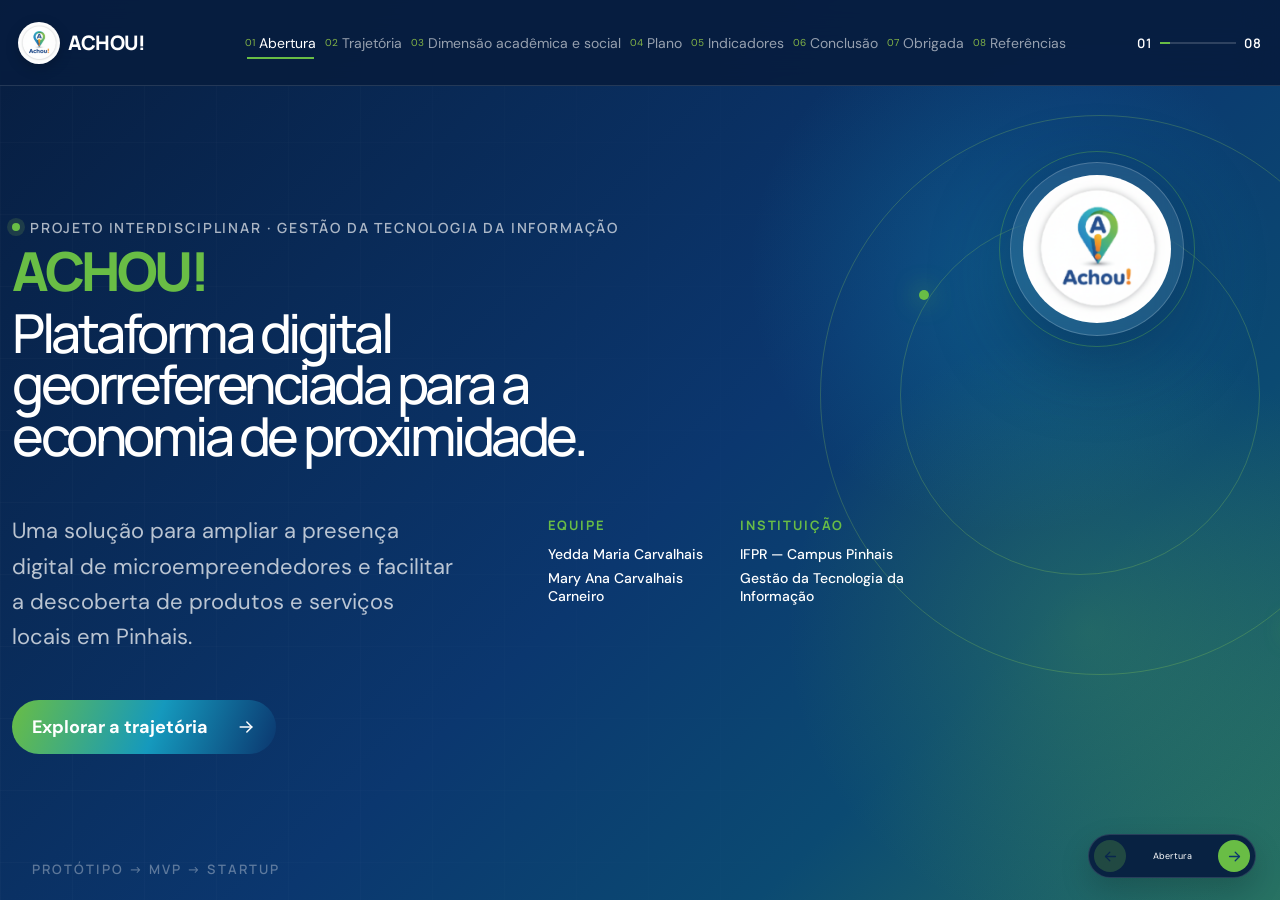
<file: docs/index.html>
<!doctype html>
<html lang="pt-BR">
  <head>
    <meta charset="UTF-8" />
    <meta name="viewport" content="width=device-width, initial-scale=1" />
    <meta name="theme-color" content="#071d3f" />
    <meta name="description" content="Apresentação do projeto ACHOU!" />
    <title>ACHOU! | Projeto Interdisciplinar</title>
    <link rel="stylesheet" href="css/style.css" />
  </head>
  <body>
    <!-- Slides -->
    <div id="root">
      <link rel="preload" as="image" href="public/achou-logo.png" />
      <div class="app-shell">
        <!-- Navegacao -->
        <header class="topbar">
          <button class="brand" aria-label="Voltar ao início">
            <img class="brand-logo" src="public/achou-logo.png" alt="" /><span
              >ACHOU!</span
            >
          </button>
          <nav class="desktop-nav" aria-label="Navegação principal">
            <button class="nav-item active"><span>01</span>Abertura</button
            ><button class="nav-item"><span>02</span>Trajetória</button
            ><button class="nav-item">
              <span>03</span>Dimensão acadêmica e social</button
            ><button class="nav-item"><span>04</span>Plano</button
            ><button class="nav-item"><span>05</span>Indicadores</button
            ><button class="nav-item"><span>06</span>Conclusão</button
            ><button class="nav-item"><span>07</span>Obrigada</button
            ><button class="nav-item"><span>08</span>Referências</button>
          </nav>
          <div class="nav-progress" aria-label="Progresso: seção 1 de 8">
            <span>01</span>
            <div><i style="width: 12.5%"></i></div>
            <span>08</span>
          </div>
        </header>
        <main>
          <!-- 01 Abertura -->
          <section id="abertura" class="hero presentation-section active-slide">
            <div class="hero-grid" aria-hidden="true"></div>
            <div class="hero-orbit orbit-one" aria-hidden="true"></div>
            <div class="hero-orbit orbit-two" aria-hidden="true"></div>
            <div class="hero-logo-wrap">
              <img
                class="hero-logo"
                src="public/achou-logo.png"
                alt="Logo do ACHOU!: marcador de localização azul e verde com ponto de exclamação laranja"
              />
            </div>
            <div class="container hero-content">
              <div class="hero-kicker">
                <span class="pulse-dot"></span>Projeto Interdisciplinar · Gestão
                da Tecnologia da Informação
              </div>
              <div class="hero-title">
                <span>ACHOU!</span>
                <div>
                  Plataforma digital georreferenciada para a economia de
                  proximidade.
                </div>
              </div>
              <div class="hero-lower">
                <div class="hero-description">
                  Uma solução para ampliar a presença digital de
                  microempreendedores e facilitar a descoberta de produtos e
                  serviços locais em Pinhais.
                </div>
                <div class="hero-meta">
                  <div>
                    <span>Equipe</span><strong>Yedda Maria Carvalhais</strong
                    ><strong>Mary Ana Carvalhais Carneiro</strong>
                  </div>
                  <div>
                    <span>Instituição</span
                    ><strong>IFPR — Campus Pinhais</strong
                    ><strong>Gestão da Tecnologia da Informação</strong>
                  </div>
                </div>
              </div>
              <button class="primary-action">
                Explorar a trajetória
                <svg
                  aria-hidden="true"
                  fill="none"
                  height="20"
                  viewBox="0 0 24 24"
                  width="20"
                  stroke="currentColor"
                  stroke-linecap="round"
                  stroke-linejoin="round"
                  stroke-width="1.8"
                >
                  <path d="M5 12h14"></path>
                  <path d="m13 6 6 6-6 6"></path>
                </svg>
              </button>
            </div>
            <div class="hero-footnote">
              <span>PROTÓTIPO → MVP → STARTUP</span>
            </div>
          </section>
          <!-- 02 Trajetoria -->
          <section id="trajetoria" class="trajectory presentation-section">
            <div class="container">
              <div class="section-label">
                <span>02</span>
                <div>Trajetória do projeto</div>
              </div>
              <div class="section-heading-row">
                <div class="display-heading">
                  Três fases. <em>Uma evolução contínua.</em>
                </div>
                <div class="section-intro">
                  Da investigação do problema à estruturação de um negócio
                  sustentável, cada etapa transforma conhecimento em valor para
                  o território.
                </div>
              </div>
              <div
                class="phase-tabs"
                role="tablist"
                aria-label="Fases do projeto"
              >
                <button role="tab" aria-selected="false" class="phase-tab">
                  <span>Fase 01</span><i></i><strong>PROTÓTIPO</strong></button
                ><button role="tab" aria-selected="false" class="phase-tab">
                  <span>Fase 02</span><i></i
                  ><strong>MVP FUNCIONAL</strong></button
                ><button
                  role="tab"
                  aria-selected="true"
                  class="phase-tab active"
                >
                  <span>Fase 03</span><i></i
                  ><strong>NEGÓCIO SUSTENTÁVEL</strong>
                </button>
              </div>
              <div class="phase-detail phase-3">
                <div class="phase-number">03</div>
                <div class="phase-copy">
                  <span class="eyebrow">Etapa atual</span>
                  <div class="phase-title">
                    Plano de negócios e estruturação da startup
                  </div>
                  <div class="current-banner">
                    <svg
                      aria-hidden="true"
                      fill="none"
                      height="17"
                      viewBox="0 0 24 24"
                      width="17"
                      stroke="currentColor"
                      stroke-linecap="round"
                      stroke-linejoin="round"
                      stroke-width="1.8"
                    >
                      <path
                        d="m12 3 1.4 4.6L18 9l-4.6 1.4L12 15l-1.4-4.6L6 9l4.6-1.4L12 3Z"
                      ></path>
                      <path
                        d="m19 15 .7 2.3L22 18l-2.3.7L19 21l-.7-2.3L16 18l2.3-.7L19 15Z"
                      ></path>
                    </svg>
                    ETAPA ATUAL
                  </div>
                  <div class="phase-list">
                    <div>
                      <svg
                        aria-hidden="true"
                        fill="none"
                        height="16"
                        viewBox="0 0 24 24"
                        width="16"
                        stroke="currentColor"
                        stroke-linecap="round"
                        stroke-linejoin="round"
                        stroke-width="1.8"
                      >
                        <path d="m5 12 4 4L19 6"></path>
                      </svg>
                      Modelo comercial sustentável
                    </div>
                    <div>
                      <svg
                        aria-hidden="true"
                        fill="none"
                        height="16"
                        viewBox="0 0 24 24"
                        width="16"
                        stroke="currentColor"
                        stroke-linecap="round"
                        stroke-linejoin="round"
                        stroke-width="1.8"
                      >
                        <path d="m5 12 4 4L19 6"></path>
                      </svg>
                      Estrutura operacional
                    </div>
                    <div>
                      <svg
                        aria-hidden="true"
                        fill="none"
                        height="16"
                        viewBox="0 0 24 24"
                        width="16"
                        stroke="currentColor"
                        stroke-linecap="round"
                        stroke-linejoin="round"
                        stroke-width="1.8"
                      >
                        <path d="m5 12 4 4L19 6"></path>
                      </svg>
                      Estratégia de mercado
                    </div>
                    <div>
                      <svg
                        aria-hidden="true"
                        fill="none"
                        height="16"
                        viewBox="0 0 24 24"
                        width="16"
                        stroke="currentColor"
                        stroke-linecap="round"
                        stroke-linejoin="round"
                        stroke-width="1.8"
                      >
                        <path d="m5 12 4 4L19 6"></path>
                      </svg>
                      Viabilidade financeira
                    </div>
                    <div>
                      <svg
                        aria-hidden="true"
                        fill="none"
                        height="16"
                        viewBox="0 0 24 24"
                        width="16"
                        stroke="currentColor"
                        stroke-linecap="round"
                        stroke-linejoin="round"
                        stroke-width="1.8"
                      >
                        <path d="m5 12 4 4L19 6"></path>
                      </svg>
                      Crescimento escalável
                    </div>
                  </div>
                </div>
                <div class="phase-result">
                  <span>Resultado</span><strong>NEGÓCIO SUSTENTÁVEL</strong
                  ><svg
                    aria-hidden="true"
                    fill="none"
                    height="34"
                    viewBox="0 0 24 24"
                    width="34"
                    stroke="currentColor"
                    stroke-linecap="round"
                    stroke-linejoin="round"
                    stroke-width="1.8"
                  >
                    <circle cx="12" cy="12" r="9"></circle>
                    <circle cx="12" cy="12" r="5"></circle>
                    <circle cx="12" cy="12" r="1"></circle>
                  </svg>
                </div>
              </div>
            </div>
          </section>
          <!-- 03 Dimensao academica -->
          <section id="teia" class="web-section presentation-section">
            <div class="container">
              <div class="mobile-web-options">
                <button type="button" class="mobile-web-option active" style="--dimension-color: #f79a1b">
                  <span>Objetivos de Desenvolvimento Sustentável</span>
                </button>
                <button type="button" class="mobile-web-option active" style="--dimension-color: #2f64ad">
                  <span>Direitos Humanos</span>
                </button>
                <button type="button" class="mobile-web-option active" style="--dimension-color: #69bd45">
                  <span>Extensão</span>
                </button>
                <button type="button" class="mobile-web-option active" style="--dimension-color: #1599bd">
                  <span>Interdisciplinaridade</span>
                </button>
              </div>
              <div class="section-label">
                <span>03</span>
                <div>Dimensão acadêmica e social</div>
              </div>
              <div class="dimension-toggles">
                <button
                  class="dimension-toggle active"
                  style="--dimension-color: #f79a1b"
                >
                  <i></i><span>Objetivos de Desenvolvimento Sustentável</span
                  ><strong>VISÍVEL</strong></button
                ><button
                  class="dimension-toggle active"
                  style="--dimension-color: #2f64ad"
                >
                  <i></i><span>Direitos Humanos</span
                  ><strong>VISÍVEL</strong></button
                ><button
                  class="dimension-toggle active"
                  style="--dimension-color: #69bd45"
                >
                  <i></i><span>Extensão</span><strong>VISÍVEL</strong></button
                ><button
                  class="dimension-toggle active"
                  style="--dimension-color: #1599bd"
                >
                  <i></i><span>Interdisciplinaridade</span
                  ><strong>VISÍVEL</strong>
                </button>
              </div>
              <div class="web-layout">
                <div class="web-canvas">
                  <svg
                    viewBox="0 0 600 500"
                    role="img"
                    aria-label="Teia interativa do projeto ACHOU!"
                  >
                    <defs>
                      <filter id="glow">
                        <feGaussianBlur
                          stdDeviation="5"
                          result="blur"
                        ></feGaussianBlur>
                        <feMerge>
                          <feMergeNode in="blur"></feMergeNode>
                          <feMergeNode in="SourceGraphic"></feMergeNode>
                        </feMerge>
                      </filter>
                    </defs>
                    <circle
                      cx="300"
                      cy="250"
                      r="178"
                      class="web-guide"
                    ></circle>
                    <circle
                      cx="300"
                      cy="250"
                      r="98"
                      class="web-guide inner"
                    ></circle>
                    <g class="web-relation" role="button" tabindex="0">
                      <line
                        x1="300"
                        y1="74"
                        x2="300"
                        y2="250"
                        stroke="#f79a1b"
                      ></line>
                      <circle cx="300" cy="162" r="6" fill="#f79a1b"></circle>
                    </g>
                    <g class="web-relation" role="button" tabindex="0">
                      <line
                        x1="532"
                        y1="250"
                        x2="300"
                        y2="250"
                        stroke="#2f64ad"
                      ></line>
                      <circle cx="416" cy="250" r="6" fill="#2f64ad"></circle>
                    </g>
                    <g class="web-relation" role="button" tabindex="0">
                      <line
                        x1="300"
                        y1="426"
                        x2="300"
                        y2="250"
                        stroke="#69bd45"
                      ></line>
                      <circle cx="300" cy="338" r="6" fill="#69bd45"></circle>
                    </g>
                    <g class="web-relation" role="button" tabindex="0">
                      <line
                        x1="68"
                        y1="250"
                        x2="300"
                        y2="250"
                        stroke="#1599bd"
                      ></line>
                      <circle cx="184" cy="250" r="6" fill="#1599bd"></circle>
                    </g>
                    <g class="web-relation" role="button" tabindex="0">
                      <line
                        x1="300"
                        y1="74"
                        x2="300"
                        y2="426"
                        stroke="#f79a1b"
                      ></line>
                      <circle cx="300" cy="250" r="6" fill="#f79a1b"></circle>
                    </g>
                    <g class="web-relation" role="button" tabindex="0">
                      <line
                        x1="532"
                        y1="250"
                        x2="300"
                        y2="426"
                        stroke="#2f64ad"
                      ></line>
                      <circle cx="416" cy="338" r="6" fill="#2f64ad"></circle>
                    </g>
                    <g class="web-relation" role="button" tabindex="0">
                      <line
                        x1="68"
                        y1="250"
                        x2="300"
                        y2="74"
                        stroke="#1599bd"
                      ></line>
                      <circle cx="184" cy="162" r="6" fill="#1599bd"></circle>
                    </g>
                    <g class="web-relation" role="button" tabindex="0">
                      <line
                        x1="68"
                        y1="250"
                        x2="532"
                        y2="250"
                        stroke="#1599bd"
                      ></line>
                      <circle cx="300" cy="250" r="6" fill="#1599bd"></circle>
                    </g>
                    <g class="center-node" role="button" tabindex="0">
                      <circle cx="300" cy="250" r="61"></circle>
                      <circle cx="300" cy="250" r="50"></circle>
                      <text x="300" y="245">ACHOU!</text>
                      <text x="300" y="268" class="center-subtitle">
                        ECONOMIA LOCAL
                      </text>
                    </g>
                    <g class="web-node" role="button" tabindex="0">
                      <circle
                        cx="300"
                        cy="74"
                        r="62"
                        fill="#f79a1b"
                        filter="url(#glow)"
                      ></circle>
                      <text x="300" y="60">Objetivos de</text>
                      <text x="300" y="78">Desenvolvimento</text>
                      <text x="300" y="96">Sustentável</text>
                    </g>
                    <g class="web-node" role="button" tabindex="0">
                      <circle
                        cx="532"
                        cy="250"
                        r="62"
                        fill="#2f64ad"
                        filter="url(#glow)"
                      ></circle>
                      <text x="532" y="245">Direitos</text>
                      <text x="532" y="263">Humanos</text>
                    </g>
                    <g class="web-node" role="button" tabindex="0">
                      <circle
                        cx="300"
                        cy="426"
                        r="62"
                        fill="#69bd45"
                        filter="url(#glow)"
                      ></circle>
                      <text x="300" y="430">Extensão</text>
                    </g>
                    <g class="web-node" role="button" tabindex="0">
                      <circle
                        cx="68"
                        cy="250"
                        r="62"
                        fill="#1599bd"
                        filter="url(#glow)"
                      ></circle>
                      <text x="68" y="254">Interdisciplinaridade</text>
                    </g>
                  </svg>
                </div>
                <div class="web-inspector">
                  <span>CONEXÃO SELECIONADA</span>
                  <div class="inspector-icon">
                    <svg
                      aria-hidden="true"
                      fill="none"
                      height="30"
                      viewBox="0 0 24 24"
                      width="30"
                      stroke="currentColor"
                      stroke-linecap="round"
                      stroke-linejoin="round"
                      stroke-width="1.8"
                    >
                      <circle cx="12" cy="5" r="2.5"></circle>
                      <circle cx="5" cy="18" r="2.5"></circle>
                      <circle cx="19" cy="18" r="2.5"></circle>
                      <path
                        d="m10.8 7.2-4.6 8.6M13.2 7.2l4.6 8.6M7.5 18h9"
                      ></path>
                    </svg>
                  </div>
                  <strong>ACHOU!</strong>
                  <p>
                    Ative, desative ou selecione os nós e conexões para explorar
                    os pontos de convergências acadêmicas e sociais do projeto.
                  </p>
                </div>
              </div>
            </div>
          </section>
          <!-- 04 Plano de negocios -->
          <section id="plano" class="business presentation-section">
            <div class="container">
              <label class="mobile-topic-picker"
                ><span>Selecione um tópico do plano</span
                ><select>
                  <option value="0" selected="">
                    01 — Sumário Executivo
                  </option>
                  <option value="1">02 — Análise de Mercado</option>
                  <option value="2">03 — Plano de Marketing</option>
                  <option value="3">04 — Plano Operacional</option>
                  <option value="4">05 — Plano Financeiro</option>
                  <option value="5">06 — Análise Estratégica</option>
                  <option value="6">06.1 — SWOT</option>
                  <option value="7">07 — Avaliação do Plano</option>
                  <option value="8">08 — Conclusão</option>
                </select></label
              >
              <div class="section-label">
                <span>04</span>
                <div>Fase atual · Plano de Negócios</div>
              </div>
              <div class="business-heading">
                <div class="display-heading light">
                  Do produto validado ao <em>negócio estruturado.</em>
                </div>
                <div class="current-pill"><span></span> ETAPA ATUAL</div>
              </div>
              <div class="topic-layout">
                <div
                  class="topic-list"
                  role="tablist"
                  aria-label="Tópicos do plano de negócios"
                >
                  <button
                    class="topic-button active"
                    aria-selected="true"
                    aria-controls="active-plan-detail"
                    role="tab"
                  >
                    <span>01</span><strong>Sumário Executivo</strong
                    ><svg
                      aria-hidden="true"
                      fill="none"
                      height="18"
                      viewBox="0 0 24 24"
                      width="18"
                      stroke="currentColor"
                      stroke-linecap="round"
                      stroke-linejoin="round"
                      stroke-width="1.8"
                    >
                      <path d="M5 12h14"></path>
                      <path d="m13 6 6 6-6 6"></path>
                    </svg></button
                  ><button
                    class="topic-button"
                    aria-selected="false"
                    aria-controls="active-plan-detail"
                    role="tab"
                  >
                    <span>02</span><strong>Análise de Mercado</strong
                    ><svg
                      aria-hidden="true"
                      fill="none"
                      height="18"
                      viewBox="0 0 24 24"
                      width="18"
                      stroke="currentColor"
                      stroke-linecap="round"
                      stroke-linejoin="round"
                      stroke-width="1.8"
                    >
                      <path d="M5 12h14"></path>
                      <path d="m13 6 6 6-6 6"></path>
                    </svg></button
                  ><button
                    class="topic-button"
                    aria-selected="false"
                    aria-controls="active-plan-detail"
                    role="tab"
                  >
                    <span>03</span><strong>Plano de Marketing</strong
                    ><svg
                      aria-hidden="true"
                      fill="none"
                      height="18"
                      viewBox="0 0 24 24"
                      width="18"
                      stroke="currentColor"
                      stroke-linecap="round"
                      stroke-linejoin="round"
                      stroke-width="1.8"
                    >
                      <path d="M5 12h14"></path>
                      <path d="m13 6 6 6-6 6"></path>
                    </svg></button
                  ><button
                    class="topic-button"
                    aria-selected="false"
                    aria-controls="active-plan-detail"
                    role="tab"
                  >
                    <span>04</span><strong>Plano Operacional</strong
                    ><svg
                      aria-hidden="true"
                      fill="none"
                      height="18"
                      viewBox="0 0 24 24"
                      width="18"
                      stroke="currentColor"
                      stroke-linecap="round"
                      stroke-linejoin="round"
                      stroke-width="1.8"
                    >
                      <path d="M5 12h14"></path>
                      <path d="m13 6 6 6-6 6"></path>
                    </svg></button
                  ><button
                    class="topic-button"
                    aria-selected="false"
                    aria-controls="active-plan-detail"
                    role="tab"
                  >
                    <span>05</span><strong>Plano Financeiro</strong
                    ><svg
                      aria-hidden="true"
                      fill="none"
                      height="18"
                      viewBox="0 0 24 24"
                      width="18"
                      stroke="currentColor"
                      stroke-linecap="round"
                      stroke-linejoin="round"
                      stroke-width="1.8"
                    >
                      <path d="M5 12h14"></path>
                      <path d="m13 6 6 6-6 6"></path>
                    </svg></button
                  ><button
                    class="topic-button"
                    aria-selected="false"
                    aria-controls="active-plan-detail"
                    role="tab"
                  >
                    <span>06</span><strong>Análise Estratégica</strong
                    ><svg
                      aria-hidden="true"
                      fill="none"
                      height="18"
                      viewBox="0 0 24 24"
                      width="18"
                      stroke="currentColor"
                      stroke-linecap="round"
                      stroke-linejoin="round"
                      stroke-width="1.8"
                    >
                      <path d="M5 12h14"></path>
                      <path d="m13 6 6 6-6 6"></path>
                    </svg></button
                  ><button
                    class="topic-button"
                    aria-selected="false"
                    aria-controls="active-plan-detail"
                    role="tab"
                  >
                    <span>06.1</span><strong>SWOT</strong
                    ><svg
                      aria-hidden="true"
                      fill="none"
                      height="18"
                      viewBox="0 0 24 24"
                      width="18"
                      stroke="currentColor"
                      stroke-linecap="round"
                      stroke-linejoin="round"
                      stroke-width="1.8"
                    >
                      <path d="M5 12h14"></path>
                      <path d="m13 6 6 6-6 6"></path>
                    </svg></button
                  ><button
                    class="topic-button"
                    aria-selected="false"
                    aria-controls="active-plan-detail"
                    role="tab"
                  >
                    <span>07</span><strong>Avaliação do Plano</strong
                    ><svg
                      aria-hidden="true"
                      fill="none"
                      height="18"
                      viewBox="0 0 24 24"
                      width="18"
                      stroke="currentColor"
                      stroke-linecap="round"
                      stroke-linejoin="round"
                      stroke-width="1.8"
                    >
                      <path d="M5 12h14"></path>
                      <path d="m13 6 6 6-6 6"></path>
                    </svg></button
                  ><button
                    class="topic-button"
                    aria-selected="false"
                    aria-controls="active-plan-detail"
                    role="tab"
                  >
                    <span>08</span><strong>Conclusão</strong
                    ><svg
                      aria-hidden="true"
                      fill="none"
                      height="18"
                      viewBox="0 0 24 24"
                      width="18"
                      stroke="currentColor"
                      stroke-linecap="round"
                      stroke-linejoin="round"
                      stroke-width="1.8"
                    >
                      <path d="M5 12h14"></path>
                      <path d="m13 6 6 6-6 6"></path>
                    </svg>
                  </button>
                </div>
                <div
                  class="topic-detail"
                  id="active-plan-detail"
                  role="tabpanel"
                  aria-live="polite"
                >
                  <div class="topic-counter">01 / 08</div>
                  <div class="topic-title">Sumário Executivo</div>
                  <div class="topic-intro">
                    O ACHOU! conecta consumidores a negócios locais por
                    georreferenciamento, preservando o contato direto e a
                    autonomia comercial.
                  </div>
                  <div class="core-value">
                    <svg
                      aria-hidden="true"
                      fill="none"
                      height="22"
                      viewBox="0 0 24 24"
                      width="22"
                      stroke="currentColor"
                      stroke-linecap="round"
                      stroke-linejoin="round"
                      stroke-width="1.8"
                    >
                      <circle cx="12" cy="12" r="9"></circle>
                      <circle cx="12" cy="12" r="5"></circle>
                      <circle cx="12" cy="12" r="1"></circle>
                    </svg>
                    <div>
                      <strong>Valor inegociável do projeto</strong
                      ><span
                        >Respeito às práticas comerciais já adotadas, sem
                        interferência na dinâmica dos negócios e com
                        previsibilidade de custos operacionais e
                        contratuais.</span
                      >
                    </div>
                  </div>
                  <div class="detail-carousel">
                    <button
                      type="button"
                      class="detail-carousel-arrow previous"
                      disabled=""
                      aria-label="Blocos anteriores"
                    >
                      <svg
                        aria-hidden="true"
                        fill="none"
                        height="20"
                        viewBox="0 0 24 24"
                        width="20"
                        stroke="currentColor"
                        stroke-linecap="round"
                        stroke-linejoin="round"
                        stroke-width="1.8"
                      >
                        <path d="M5 12h14"></path>
                        <path d="m13 6 6 6-6 6"></path>
                      </svg>
                    </button>
                    <div class="topic-detail-grid">
                      <div class="topic-detail-card">
                        <strong>Negócio e públicos</strong>
                        <ul>
                          <li>
                            Plataforma SaaS para empreendedores, organizações
                            locais e consumidores.
                          </li>
                          <li>
                            Contato direto, sem comissão e sem interferência nas
                            práticas comerciais já adotadas.
                          </li>
                        </ul>
                      </div>
                      <div class="topic-detail-card">
                        <strong>Modalidades comerciais</strong>
                        <ul>
                          <li>
                            Individual gratuito; Premium por R$ 60/mês; Grupo
                            com mínimo de 30 participantes.
                          </li>
                          <li>
                            Grupo: R$ 900/mês, implantação de R$ 2.500 e
                            referência contratual de 12 meses.
                          </li>
                        </ul>
                      </div>
                      <div class="topic-detail-card">
                        <strong>Constituição e tributação</strong>
                        <ul>
                          <li>
                            Sociedade Empresária Limitada (LTDA), formada pelas
                            duas sócias fundadoras.
                          </li>
                          <li>
                            Opção pelo Simples Nacional, regulamentado pela Lei
                            Complementar nº 123/2006.
                          </li>
                          <li>
                            Anexo e alíquotas aplicáveis serão definidos
                            conforme CNAEs, faturamento e critérios contábeis.
                          </li>
                        </ul>
                      </div>
                    </div>
                    <button
                      type="button"
                      class="detail-carousel-arrow next"
                      aria-label="Próximos blocos"
                    >
                      <svg
                        aria-hidden="true"
                        fill="none"
                        height="20"
                        viewBox="0 0 24 24"
                        width="20"
                        stroke="currentColor"
                        stroke-linecap="round"
                        stroke-linejoin="round"
                        stroke-width="1.8"
                      >
                        <path d="M5 12h14"></path>
                        <path d="m13 6 6 6-6 6"></path>
                      </svg>
                    </button>
                    <div class="detail-carousel-status">
                      <button
                        type="button"
                        class="active"
                        aria-label="Exibir grupo 1 de 3"
                      ></button
                      ><button
                        type="button"
                        class=""
                        aria-label="Exibir grupo 2 de 3"
                      ></button
                      ><button
                        type="button"
                        class=""
                        aria-label="Exibir grupo 3 de 3"
                      ></button>
                    </div>
                  </div>
                </div>
              </div>
            </div>
          </section>
          <!-- 05 Indicadores -->
          <section id="indicadores" class="finance presentation-section">
            <div class="container">
              <div class="section-label">
                <span>05</span>
                <div>Análise econômica</div>
              </div>
              <div class="display-heading finance-title">
                Indicadores <em>financeiros.</em>
              </div>
              <div class="financial-groups">
                <div class="financial-card">
                  <div class="financial-card-head">
                    <span>01</span><strong>Investimento inicial</strong>
                  </div>
                  <div class="financial-row">
                    <span>Total estimado</span><strong>R$ 12.500</strong>
                  </div>
                  <div class="financial-row">
                    <span>Investimentos fixos</span><strong>R$ 500</strong>
                  </div>
                  <div class="financial-row">
                    <span>Capital de giro</span><strong>R$ 8.000</strong>
                  </div>
                  <div class="financial-row">
                    <span>Pré-operacionais</span><strong>R$ 4.000</strong>
                  </div>
                </div>
                <div class="financial-card">
                  <div class="financial-card-head">
                    <span>02</span><strong>Modelo de receita</strong>
                  </div>
                  <div class="financial-row">
                    <span>Premium individual</span><strong>R$ 60/mês</strong>
                  </div>
                  <div class="financial-row">
                    <span>Grupo mínimo</span><strong>30 empreendedores</strong>
                  </div>
                  <div class="financial-row">
                    <span>Receita / grupo</span><strong>R$ 900/mês</strong>
                  </div>
                  <div class="financial-row">
                    <span>Implantação / grupo</span><strong>R$ 2.500</strong>
                  </div>
                  <div class="financial-row">
                    <span>Contrato de referência</span><strong>12 meses</strong>
                  </div>
                </div>
                <div class="financial-card">
                  <div class="financial-card-head">
                    <span>03</span><strong>Premissas operacionais</strong>
                  </div>
                  <div class="financial-row">
                    <span>Custos mensais</span><strong>R$ 8.884</strong>
                  </div>
                  <div class="financial-row">
                    <span>Conversão premium</span><strong>5%</strong>
                  </div>
                  <div class="financial-row">
                    <span>Base ilustrativa</span
                    ><strong>500 ativos / 25 premium</strong>
                  </div>
                  <div class="financial-row">
                    <span>MRR premium estimado</span
                    ><strong>R$ 1.500/mês</strong>
                  </div>
                  <div class="financial-row">
                    <span>Ponto de equilíbrio</span
                    ><strong>≈ 11–12 grupos</strong>
                  </div>
                </div>
              </div>
              <div class="viability-heading">
                <div>
                  <span>Scorecard de viabilidade financeira</span
                  ><strong>Resultado, retorno e equilíbrio</strong>
                </div>
                <div class="calculation-status">
                  PROJEÇÃO · CENÁRIO INTERMEDIÁRIO
                </div>
              </div>
              <div class="viability-grid">
                <div class="viability-card">
                  <span>MARGEM DE CONTRIBUIÇÃO</span>
                  <div class="viability-value">73,78%</div>
                  <strong>Contribuição projetada por grupo</strong>
                  <p>
                    Parcela da mensalidade de um grupo disponível após a reserva
                    variável de infraestrutura e o imposto estimado.
                  </p>
                  <em>Margem = R$ 664 ÷ R$ 900 × 100</em>
                </div>
                <div class="viability-card featured">
                  <span>MARGEM DE RESULTADO</span>
                  <div class="viability-value">32,77%</div>
                  <strong>Resultado mensal simplificado</strong>
                  <p>
                    Percentual da receita recorrente que permanece no cenário
                    intermediário após os custos e deduções considerados no
                    plano.
                  </p>
                  <em>Margem = R$ 4.916 ÷ R$ 15.000 × 100</em>
                </div>
                <div class="viability-card">
                  <span>ROI</span>
                  <div class="viability-value">371,94%</div>
                  <strong>Retorno projetado em 12 meses</strong>
                  <p>
                    Relação entre o retorno anual simplificado e o investimento
                    inicial estimado para a operação.
                  </p>
                  <em>ROI = [(R$ 4.916 × 12) − R$ 12.500] ÷ R$ 12.500</em>
                </div>
                <div class="viability-card featured">
                  <span>PAYBACK</span>
                  <div class="viability-value">2,54 meses</div>
                  <strong>Tempo de retorno projetado</strong>
                  <p>
                    Prazo estimado para que o resultado mensal simplificado
                    recupere o investimento inicial.
                  </p>
                  <em>Payback = R$ 12.500 ÷ R$ 4.916</em>
                </div>
                <div class="viability-card">
                  <span>PONTO DE EQUILÍBRIO</span>
                  <div class="viability-value">11–12 grupos</div>
                  <strong>Equilíbrio com 25 premium ativos</strong>
                  <p>
                    Quantidade aproximada de grupos completos necessária para
                    cobrir a estrutura planejada com a receita premium
                    complementar.
                  </p>
                  <em>(R$ 8.884 − R$ 1.500) ÷ R$ 664 ≈ 11,1 grupos</em>
                </div>
              </div>
              <div class="viability-note">
                <svg
                  aria-hidden="true"
                  fill="none"
                  height="17"
                  viewBox="0 0 24 24"
                  width="17"
                  stroke="currentColor"
                  stroke-linecap="round"
                  stroke-linejoin="round"
                  stroke-width="1.8"
                >
                  <circle cx="12" cy="12" r="9"></circle>
                  <circle cx="12" cy="12" r="5"></circle>
                  <circle cx="12" cy="12" r="1"></circle>
                </svg>
                <div>
                  <strong>Base do cálculo</strong
                  ><span
                    >Cenário intermediário: 15 grupos, 25 assinantes premium,
                    investimento inicial de R$ 12.500, resultado mensal
                    simplificado de R$ 4.916 e horizonte de 12 meses. São
                    projeções do plano e devem ser comparadas aos fluxos reais
                    da operação.</span
                  >
                </div>
              </div>
            </div>
          </section>
          <!-- 06 Encerramento -->
          <section id="encerramento" class="closing presentation-section">
            <div class="closing-map" aria-hidden="true"></div>
            <div class="container">
              <div class="section-label">
                <span>06</span>
                <div>Conclusão</div>
              </div>
              <div class="closing-title">
                Tecnologia que aproxima.<br /><em
                  >Localização como ativo competitivo.</em
                >
              </div>
              <div class="final-journey">
                <div class="journey-step">
                  <span>FASE 1</span><strong>PROTÓTIPO</strong
                  ><svg
                    aria-hidden="true"
                    fill="none"
                    height="22"
                    viewBox="0 0 24 24"
                    width="22"
                    stroke="currentColor"
                    stroke-linecap="round"
                    stroke-linejoin="round"
                    stroke-width="1.8"
                  >
                    <path d="M5 12h14"></path>
                    <path d="m13 6 6 6-6 6"></path>
                  </svg>
                </div>
                <div class="journey-step">
                  <span>FASE 2</span><strong>MVP FUNCIONAL</strong
                  ><svg
                    aria-hidden="true"
                    fill="none"
                    height="22"
                    viewBox="0 0 24 24"
                    width="22"
                    stroke="currentColor"
                    stroke-linecap="round"
                    stroke-linejoin="round"
                    stroke-width="1.8"
                  >
                    <path d="M5 12h14"></path>
                    <path d="m13 6 6 6-6 6"></path>
                  </svg>
                </div>
                <div class="journey-step current">
                  <span>FASE 3</span><strong>ESTRUTURAÇÃO DO NEGÓCIO</strong>
                </div>
              </div>
              <div class="closing-grid">
                <div class="closing-statement">
                  <p>
                    O Plano de Negócios representa a continuidade natural do
                    ACHOU!: após a construção e validação tecnológica, o projeto
                    avança para um modelo comercial sustentável e escalável.
                  </p>
                  <p>
                    Com caráter extensionista, a solução responde a demandas
                    reais de inclusão digital, geração de renda e organização
                    econômica local. Sua primeira personalização será
                    direcionada a uma associação de moradores ligada à economia
                    solidária, articulando inovação, participação social e
                    desenvolvimento territorial.
                  </p>
                </div>
                <div class="link-placeholders">
                  <button type="button">
                    <span
                      ><svg
                        aria-hidden="true"
                        fill="none"
                        height="18"
                        viewBox="0 0 24 24"
                        width="18"
                        stroke="currentColor"
                        stroke-linecap="round"
                        stroke-linejoin="round"
                        stroke-width="1.8"
                      >
                        <path d="m12 3 9 5-9 5-9-5 9-5Z"></path>
                        <path d="m3 12 9 5 9-5"></path>
                        <path d="m3 16 9 5 9-5"></path>
                      </svg>
                      Repositório</span
                    ><strong
                      >Abrir projeto no GitHub
                      <svg
                        aria-hidden="true"
                        fill="none"
                        height="15"
                        viewBox="0 0 24 24"
                        width="15"
                        stroke="currentColor"
                        stroke-linecap="round"
                        stroke-linejoin="round"
                        stroke-width="1.8"
                      >
                        <path d="M15 4h5v5"></path>
                        <path d="m20 4-9 9"></path>
                        <path
                          d="M18 13v6a1 1 0 0 1-1 1H5a1 1 0 0 1-1-1V7a1 1 0 0 1 1-1h6"
                        ></path></svg
                    ></strong></button
                  ><button type="button">
                    <span
                      ><svg
                        aria-hidden="true"
                        fill="none"
                        height="18"
                        viewBox="0 0 24 24"
                        width="18"
                        stroke="currentColor"
                        stroke-linecap="round"
                        stroke-linejoin="round"
                        stroke-width="1.8"
                      >
                        <path d="m3 6 6-3 6 3 6-3v15l-6 3-6-3-6 3V6Z"></path>
                        <path d="M9 3v15M15 6v15"></path>
                      </svg>
                      Plataforma</span
                    ><strong
                      >Acessar MVP Web
                      <svg
                        aria-hidden="true"
                        fill="none"
                        height="15"
                        viewBox="0 0 24 24"
                        width="15"
                        stroke="currentColor"
                        stroke-linecap="round"
                        stroke-linejoin="round"
                        stroke-width="1.8"
                      >
                        <path d="M15 4h5v5"></path>
                        <path d="m20 4-9 9"></path>
                        <path
                          d="M18 13v6a1 1 0 0 1-1 1H5a1 1 0 0 1-1-1V7a1 1 0 0 1 1-1h6"
                        ></path></svg
                    ></strong>
                  </button>
                </div>
              </div>
              <div class="closing-footer">
                <div class="brand dark">
                  <img
                    class="brand-logo"
                    src="public/achou-logo.svg"
                    alt=""
                  />ACHOU!
                </div>
                <span
                  >IFPR · CAMPUS PINHAIS · GESTÃO DA TECNOLOGIA DA
                  INFORMAÇÃO</span
                ><span>2026</span>
              </div>
            </div>
          </section>
          <!-- 07 Agradecimento -->
          <section id="agradecimento" class="thank-you presentation-section">
            <div class="thank-you-orbit" aria-hidden="true"></div>
            <div class="container thank-you-content">
              <div class="section-label">
                <span>07</span>
                <div>Agradecimento</div>
              </div>
              <div class="thank-you-message">
                <span>Projeto ACHOU!</span><strong>Obrigada!</strong>
                <p>
                  Tecnologia, gestão e território conectados para fortalecer a
                  economia de proximidade.
                </p>
              </div>
              <div class="thank-you-signature">
                <span>Yedda Maria Carvalhais</span><i></i
                ><span>Mary Ana Carvalhais Carneiro</span>
              </div>
            </div>
          </section>
          <!-- 08 Referencias -->
          <section id="referencias" class="references presentation-section">
            <div class="container">
              <div class="section-label">
                <span>08</span>
                <div>Fontes consultadas</div>
              </div>
              <div class="references-heading">
                Referências <em>Bibliográficas e Documentais</em>
              </div>
              <ol class="references-list">
                <li>
                  <span>01</span>
                  <div>
                    <strong>Comércio de Proximidade</strong>
                    <p>
                      CONFEDERAÇÃO NACIONAL DE DIRIGENTES LOJISTAS (CNDL).<cite>
                        Varejo de Proximidade: a ascensão das lojas de
                        bairro.</cite
                      >Disponível em:
                      https://cndl.org.br/varejosa/varejo-de-proximidade-a-ascensao-das-lojas-de-bairro/.
                      Acesso em: 17 set. 2025.
                    </p>
                  </div>
                </li>
                <li>
                  <span>02</span>
                  <div>
                    <strong>Comportamento do Consumidor no Varejo</strong>
                    <p>
                      GRUPO CARREFOUR BRASIL.<cite>
                        Mudanças no comportamento do consumidor no varejo.</cite
                      >
                      [S.l.]: Grupo Carrefour Brasil, [2025]. Disponível em:
                      https://grupocarrefourbrasil.com.br/news/mudancas-comportamento-consumidor-varejo.
                      Acesso em: 10 out. 2025.
                    </p>
                  </div>
                </li>
                <li>
                  <span>03</span>
                  <div>
                    <strong>Cidade de 15 Minutos</strong>
                    <p>
                      MORENO, Carlos.
                      <cite
                        >Droit de Cité: De la «ville-monde» à la «ville du quart
                        d’heure».</cite
                      >
                      Paris: L’Observatoire, 2020.
                    </p>
                  </div>
                </li>
                <li>
                  <span>04</span>
                  <div>
                    <strong>Direitos Humanos (DUDH)</strong>
                    <p>
                      ORGANIZAÇÃO DAS NAÇÕES UNIDAS (ONU).
                      <cite>Declaração Universal dos Direitos Humanos.</cite>
                      Assembleia Geral das Nações Unidas, Paris, 10 dez. 1948.
                      (Especialmente os Artigos 1º, 22 e 23 — Direito à
                      igualdade, realização de direitos econômicos e trabalho
                      decente).
                    </p>
                  </div>
                </li>
                <li>
                  <span>05</span>
                  <div>
                    <strong>Autodeterminação Econômica (PIDESC)</strong>
                    <p>
                      ORGANIZAÇÃO DAS NAÇÕES UNIDAS (ONU).
                      <cite
                        >Pacto Internacional sobre os Direitos Econômicos,
                        Sociais e Culturais (PIDESC).</cite
                      >
                      Adotado pela Assembleia Geral da ONU em 16 dez. 1966.
                      (Especialmente o Artigo 1º — Direito de autodeterminação e
                      livre desenvolvimento econômico).
                    </p>
                  </div>
                </li>
                <li>
                  <span>06</span>
                  <div>
                    <strong>Inclusão Socioeconômica (ODS / ONU)</strong>
                    <p>
                      ORGANIZAÇÃO DAS NAÇÕES UNIDAS (ONU).
                      <cite
                        >Transformando Nosso Mundo: A Agenda 2030 para o
                        Desenvolvimento Sustentável.</cite
                      >
                      Nova York: Nações Unidas, 2015. (Especialmente o Objetivo
                      de Desenvolvimento Sustentável 10: Redução das
                      Desigualdades).
                    </p>
                  </div>
                </li>
                <li>
                  <span>07</span>
                  <div>
                    <strong>Hiperlocalismo e Comércio Figital</strong>
                    <p>
                      PIRES, Thiago de Souza.
                      <cite
                        >Hiperlocalismos e Comércio Figital: união de dois
                        mundos em vista do desenvolvimento local.</cite
                      >
                      Dissertação (Mestrado em Desenvolvimento Local) —
                      Universidade Católica Dom Bosco, Campo Grande, MS, 2025.
                    </p>
                  </div>
                </li>
                <li>
                  <span>08</span>
                  <div>
                    <strong>Plano de Negócios (Sebrae)</strong>
                    <p>
                      SERVIÇO BRASILEIRO DE APOIO ÀS MICRO E PEQUENAS EMPRESAS
                      (SEBRAE).<cite> Como Elaborar um Plano de Negócios.</cite>
                      Brasília: Sebrae Nacional, 2021. Disponível em:
                      https://bibliotecas.sebrae.com.br/. Acesso em: 13 out.
                      2026.
                    </p>
                  </div>
                </li>
                <li>
                  <span>09</span>
                  <div>
                    <strong
                      >Objetivos de Desenvolvimento Sustentável no
                      Brasil</strong
                    >
                    <p>
                      UNITED NATIONS BRASIL.<cite>
                        Objetivos de Desenvolvimento Sustentável no
                        Brasil.</cite
                      >Disponível em: https://brasil.un.org/pt-br/sdgs. Acesso
                      em: 11 out. 2026.
                    </p>
                  </div>
                </li>
              </ol>
              <div class="references-footer">
                <div class="brand">
                  <img
                    class="brand-logo"
                    src="public/achou-logo.svg"
                    alt=""
                  />ACHOU!
                </div>
                <span>IFPR · CAMPUS PINHAIS · 2026</span>
              </div>
            </div>
          </section>
        </main>
        <div class="presentation-controls">
          <button disabled="" aria-label="Seção anterior">
            <svg
              aria-hidden="true"
              fill="none"
              height="17"
              viewBox="0 0 24 24"
              width="17"
              stroke="currentColor"
              stroke-linecap="round"
              stroke-linejoin="round"
              stroke-width="1.8"
            >
              <path d="M5 12h14"></path>
              <path d="m13 6 6 6-6 6"></path>
            </svg></button
          ><span>Abertura</span
          ><button aria-label="Próxima seção">
            <svg
              aria-hidden="true"
              fill="none"
              height="17"
              viewBox="0 0 24 24"
              width="17"
              stroke="currentColor"
              stroke-linecap="round"
              stroke-linejoin="round"
              stroke-width="1.8"
            >
              <path d="M5 12h14"></path>
              <path d="m13 6 6 6-6 6"></path>
            </svg>
          </button>
        </div>
      </div>
    </div>
    <!-- Interacoes -->
    <script src="js/vendor/jquery.min.js"></script>
    <script src="js/data.js"></script>
    <script src="js/script.js"></script>
  </body>
</html>
</file>
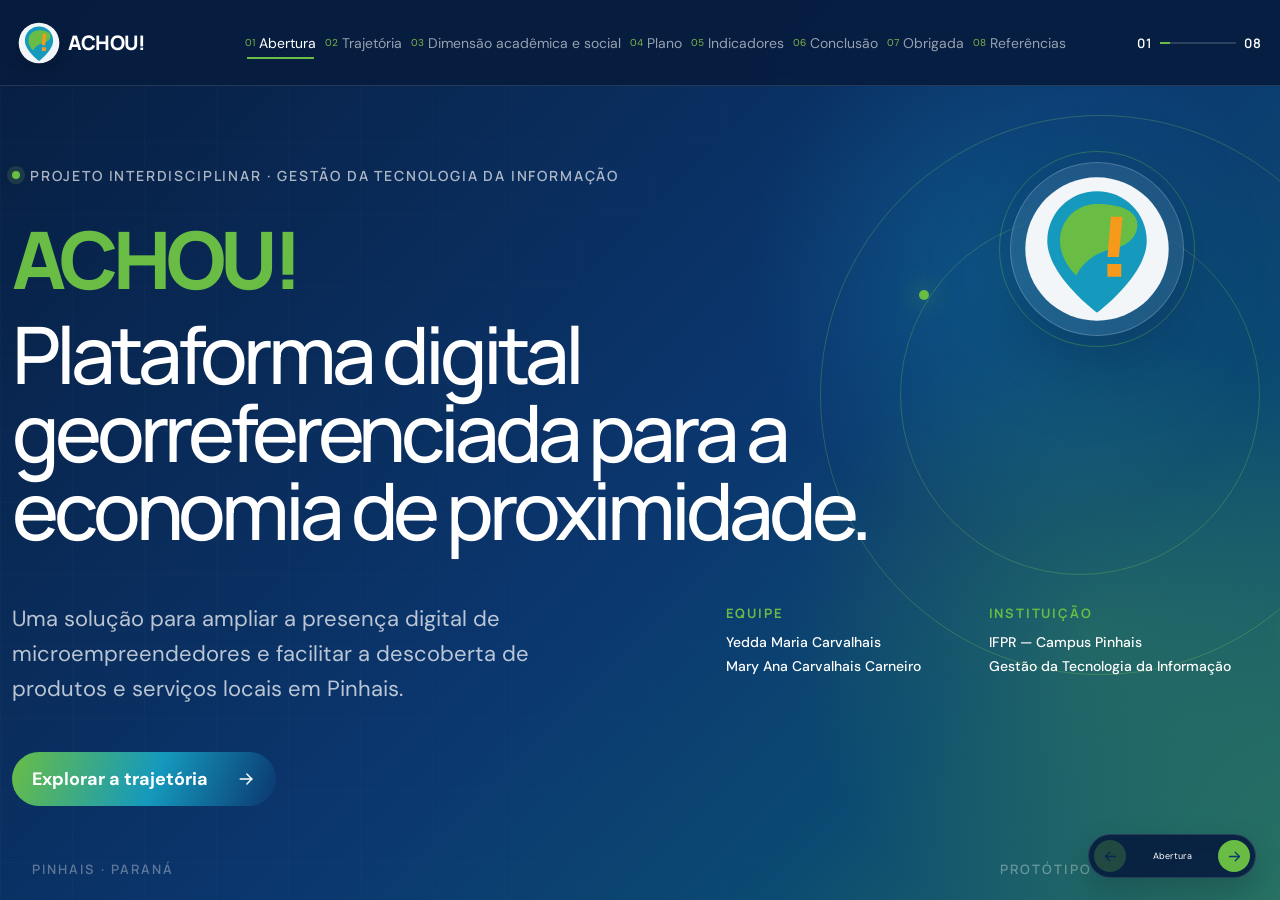
<file: VERSAO WEB/index.html>
<!doctype html>
<html lang="pt-BR">
  <head>
    <meta charset="UTF-8" />
    <meta name="viewport" content="width=device-width, initial-scale=1" />
    <meta name="theme-color" content="#071d3f" />
    <meta name="description" content="Apresentação do projeto ACHOU!" />
    <title>ACHOU! | Projeto Interdisciplinar</title>
    <link rel="stylesheet" href="css/style.css" />
  </head>
  <body>
    <!-- Slides -->
    <div id="root">
      <link rel="preload" as="image" href="public/achou-logo.svg" />
      <div class="app-shell">
        <header class="topbar">
          <button class="brand" aria-label="Voltar ao início">
            <img class="brand-logo" src="public/achou-logo.svg" alt="" /><span
              >ACHOU!</span
            >
          </button>
          <nav class="desktop-nav" aria-label="Navegação principal">
            <button class="nav-item active"><span>01</span>Abertura</button
            ><button class="nav-item"><span>02</span>Trajetória</button
            ><button class="nav-item">
              <span>03</span>Dimensão acadêmica e social</button
            ><button class="nav-item"><span>04</span>Plano</button
            ><button class="nav-item"><span>05</span>Indicadores</button
            ><button class="nav-item"><span>06</span>Conclusão</button
            ><button class="nav-item"><span>07</span>Obrigada</button
            ><button class="nav-item"><span>08</span>Referências</button>
          </nav>
          <div class="nav-progress" aria-label="Progresso: seção 1 de 8">
            <span>01</span>
            <div><i style="width: 12.5%"></i></div>
            <span>08</span>
          </div>
        </header>
        <main>
          <section id="abertura" class="hero presentation-section active-slide">
            <div class="hero-grid" aria-hidden="true"></div>
            <div class="hero-orbit orbit-one" aria-hidden="true"></div>
            <div class="hero-orbit orbit-two" aria-hidden="true"></div>
            <div class="hero-logo-wrap">
              <img
                class="hero-logo"
                src="public/achou-logo.svg"
                alt="Logo do ACHOU!: marcador de localização azul e verde com ponto de exclamação laranja"
              />
            </div>
            <div class="container hero-content">
              <div class="hero-kicker">
                <span class="pulse-dot"></span>Projeto Interdisciplinar · Gestão
                da Tecnologia da Informação
              </div>
              <div class="hero-title">
                <span>ACHOU!</span>
                <div>
                  Plataforma digital georreferenciada para a economia de
                  proximidade.
                </div>
              </div>
              <div class="hero-lower">
                <div class="hero-description">
                  Uma solução para ampliar a presença digital de
                  microempreendedores e facilitar a descoberta de produtos e
                  serviços locais em Pinhais.
                </div>
                <div class="hero-meta">
                  <div>
                    <span>Equipe</span><strong>Yedda Maria Carvalhais</strong
                    ><strong>Mary Ana Carvalhais Carneiro</strong>
                  </div>
                  <div>
                    <span>Instituição</span
                    ><strong>IFPR — Campus Pinhais</strong
                    ><strong>Gestão da Tecnologia da Informação</strong>
                  </div>
                </div>
              </div>
              <button class="primary-action">
                Explorar a trajetória
                <svg
                  aria-hidden="true"
                  fill="none"
                  height="20"
                  viewBox="0 0 24 24"
                  width="20"
                  stroke="currentColor"
                  stroke-linecap="round"
                  stroke-linejoin="round"
                  stroke-width="1.8"
                >
                  <path d="M5 12h14"></path>
                  <path d="m13 6 6 6-6 6"></path>
                </svg>
              </button>
            </div>
            <div class="hero-footnote">
              <span>PINHAIS · PARANÁ</span
              ><span>PROTÓTIPO → MVP → STARTUP</span>
            </div>
          </section>
          <section id="trajetoria" class="trajectory presentation-section">
            <div class="container">
              <div class="section-label">
                <span>02</span>
                <div>Trajetória do projeto</div>
              </div>
              <div class="section-heading-row">
                <div class="display-heading">
                  Três fases. <em>Uma evolução contínua.<em>Da investigação do problema à estruturação de um negócio
                  sustentável, cada etapa transforma conhecimento em valor para
                  o APL.</em></em>
                </div>
                
              </div>
              <div
                class="phase-tabs"
                role="tablist"
                aria-label="Fases do projeto"
              >
                <button role="tab" aria-selected="false" class="phase-tab">
                  <span>Fase 01</span><i></i><strong>PROTÓTIPO</strong></button
                ><button role="tab" aria-selected="false" class="phase-tab">
                  <span>Fase 02</span><i></i
                  ><strong>MVP FUNCIONAL</strong></button
                ><button
                  role="tab"
                  aria-selected="true"
                  class="phase-tab active"
                >
                  <span>Fase 03</span><i></i
                  ><strong>NEGÓCIO SUSTENTÁVEL</strong>
                </button>
              </div>
              <div class="phase-detail phase-3">
                <div class="phase-number">03</div>
                <div class="phase-copy">
                  <span class="eyebrow">Etapa atual</span>
                  <div class="phase-title">
                    Plano de negócios e estruturação da startup
                  </div>
                  <div class="current-banner">
                    <svg
                      aria-hidden="true"
                      fill="none"
                      height="17"
                      viewBox="0 0 24 24"
                      width="17"
                      stroke="currentColor"
                      stroke-linecap="round"
                      stroke-linejoin="round"
                      stroke-width="1.8"
                    >
                      <path
                        d="m12 3 1.4 4.6L18 9l-4.6 1.4L12 15l-1.4-4.6L6 9l4.6-1.4L12 3Z"
                      ></path>
                      <path
                        d="m19 15 .7 2.3L22 18l-2.3.7L19 21l-.7-2.3L16 18l2.3-.7L19 15Z"
                      ></path>
                    </svg>
                    ETAPA ATUAL
                  </div>
                  <div class="phase-list">
                    <div>
                      <svg
                        aria-hidden="true"
                        fill="none"
                        height="16"
                        viewBox="0 0 24 24"
                        width="16"
                        stroke="currentColor"
                        stroke-linecap="round"
                        stroke-linejoin="round"
                        stroke-width="1.8"
                      >
                        <path d="m5 12 4 4L19 6"></path>
                      </svg>
                      Modelo comercial sustentável
                    </div>
                    <div>
                      <svg
                        aria-hidden="true"
                        fill="none"
                        height="16"
                        viewBox="0 0 24 24"
                        width="16"
                        stroke="currentColor"
                        stroke-linecap="round"
                        stroke-linejoin="round"
                        stroke-width="1.8"
                      >
                        <path d="m5 12 4 4L19 6"></path>
                      </svg>
                      Estrutura operacional
                    </div>
                    <div>
                      <svg
                        aria-hidden="true"
                        fill="none"
                        height="16"
                        viewBox="0 0 24 24"
                        width="16"
                        stroke="currentColor"
                        stroke-linecap="round"
                        stroke-linejoin="round"
                        stroke-width="1.8"
                      >
                        <path d="m5 12 4 4L19 6"></path>
                      </svg>
                      Estratégia de mercado
                    </div>
                    <div>
                      <svg
                        aria-hidden="true"
                        fill="none"
                        height="16"
                        viewBox="0 0 24 24"
                        width="16"
                        stroke="currentColor"
                        stroke-linecap="round"
                        stroke-linejoin="round"
                        stroke-width="1.8"
                      >
                        <path d="m5 12 4 4L19 6"></path>
                      </svg>
                      Viabilidade financeira
                    </div>
                    <div>
                      <svg
                        aria-hidden="true"
                        fill="none"
                        height="16"
                        viewBox="0 0 24 24"
                        width="16"
                        stroke="currentColor"
                        stroke-linecap="round"
                        stroke-linejoin="round"
                        stroke-width="1.8"
                      >
                        <path d="m5 12 4 4L19 6"></path>
                      </svg>
                      Crescimento escalável
                    </div>
                  </div>
                </div>
                <div class="phase-result">
                  <span>Resultado</span><strong>NEGÓCIO SUSTENTÁVEL</strong
                  ><svg
                    aria-hidden="true"
                    fill="none"
                    height="34"
                    viewBox="0 0 24 24"
                    width="34"
                    stroke="currentColor"
                    stroke-linecap="round"
                    stroke-linejoin="round"
                    stroke-width="1.8"
                  >
                    <circle cx="12" cy="12" r="9"></circle>
                    <circle cx="12" cy="12" r="5"></circle>
                    <circle cx="12" cy="12" r="1"></circle>
                  </svg>
                </div>
              </div>
            </div>
          </section>
          <section id="teia" class="web-section presentation-section">
            <div class="container">
              <div class="section-label">
                <span>03</span>
                <div>Dimensão acadêmica e social</div>
              </div>
              <div class="dimension-toggles">
                <button
                  class="dimension-toggle active"
                  style="--dimension-color: #f79a1b"
                >
                  <i></i><span>Objetivos de Desenvolvimento Sustentável</span
                  ><strong>VISÍVEL</strong></button
                ><button
                  class="dimension-toggle active"
                  style="--dimension-color: #2f64ad"
                >
                  <i></i><span>Direitos Humanos</span
                  ><strong>VISÍVEL</strong></button
                ><button
                  class="dimension-toggle active"
                  style="--dimension-color: #69bd45"
                >
                  <i></i><span>Extensão</span><strong>VISÍVEL</strong></button
                ><button
                  class="dimension-toggle active"
                  style="--dimension-color: #1599bd"
                >
                  <i></i><span>Interdisciplinaridade</span
                  ><strong>VISÍVEL</strong>
                </button>
              </div>
              <div class="web-layout">
                <div class="web-canvas">
                  <svg
                    viewBox="0 0 600 500"
                    role="img"
                    aria-label="Teia interativa do projeto ACHOU!"
                  >
                    <defs>
                      <filter id="glow">
                        <feGaussianBlur
                          stdDeviation="5"
                          result="blur"
                        ></feGaussianBlur>
                        <feMerge>
                          <feMergeNode in="blur"></feMergeNode>
                          <feMergeNode in="SourceGraphic"></feMergeNode>
                        </feMerge>
                      </filter>
                    </defs>
                    <circle
                      cx="300"
                      cy="250"
                      r="178"
                      class="web-guide"
                    ></circle>
                    <circle
                      cx="300"
                      cy="250"
                      r="98"
                      class="web-guide inner"
                    ></circle>
                    <g class="web-relation" role="button" tabindex="0">
                      <line
                        x1="300"
                        y1="74"
                        x2="300"
                        y2="250"
                        stroke="#f79a1b"
                      ></line>
                      <circle cx="300" cy="162" r="6" fill="#f79a1b"></circle>
                    </g>
                    <g class="web-relation" role="button" tabindex="0">
                      <line
                        x1="532"
                        y1="250"
                        x2="300"
                        y2="250"
                        stroke="#2f64ad"
                      ></line>
                      <circle cx="416" cy="250" r="6" fill="#2f64ad"></circle>
                    </g>
                    <g class="web-relation" role="button" tabindex="0">
                      <line
                        x1="300"
                        y1="426"
                        x2="300"
                        y2="250"
                        stroke="#69bd45"
                      ></line>
                      <circle cx="300" cy="338" r="6" fill="#69bd45"></circle>
                    </g>
                    <g class="web-relation" role="button" tabindex="0">
                      <line
                        x1="68"
                        y1="250"
                        x2="300"
                        y2="250"
                        stroke="#1599bd"
                      ></line>
                      <circle cx="184" cy="250" r="6" fill="#1599bd"></circle>
                    </g>
                    <g class="web-relation" role="button" tabindex="0">
                      <line
                        x1="300"
                        y1="74"
                        x2="300"
                        y2="426"
                        stroke="#f79a1b"
                      ></line>
                      <circle cx="300" cy="250" r="6" fill="#f79a1b"></circle>
                    </g>
                    <g class="web-relation" role="button" tabindex="0">
                      <line
                        x1="532"
                        y1="250"
                        x2="300"
                        y2="426"
                        stroke="#2f64ad"
                      ></line>
                      <circle cx="416" cy="338" r="6" fill="#2f64ad"></circle>
                    </g>
                    <g class="web-relation" role="button" tabindex="0">
                      <line
                        x1="68"
                        y1="250"
                        x2="300"
                        y2="74"
                        stroke="#1599bd"
                      ></line>
                      <circle cx="184" cy="162" r="6" fill="#1599bd"></circle>
                    </g>
                    <g class="web-relation" role="button" tabindex="0">
                      <line
                        x1="68"
                        y1="250"
                        x2="532"
                        y2="250"
                        stroke="#1599bd"
                      ></line>
                      <circle cx="300" cy="250" r="6" fill="#1599bd"></circle>
                    </g>
                    <g class="center-node" role="button" tabindex="0">
                      <circle cx="300" cy="250" r="61"></circle>
                      <circle cx="300" cy="250" r="50"></circle>
                      <text x="300" y="245">ACHOU!</text>
                      <text x="300" y="268" class="center-subtitle">
                        ECONOMIA LOCAL
                      </text>
                    </g>
                    <g class="web-node" role="button" tabindex="0">
                      <circle
                        cx="300"
                        cy="74"
                        r="62"
                        fill="#f79a1b"
                        filter="url(#glow)"
                      ></circle>
                      <text x="300" y="60">Objetivos de</text>
                      <text x="300" y="78">Desenvolvimento</text>
                      <text x="300" y="96">Sustentável</text>
                    </g>
                    <g class="web-node" role="button" tabindex="0">
                      <circle
                        cx="532"
                        cy="250"
                        r="62"
                        fill="#2f64ad"
                        filter="url(#glow)"
                      ></circle>
                      <text x="532" y="245">Direitos</text>
                      <text x="532" y="263">Humanos</text>
                    </g>
                    <g class="web-node" role="button" tabindex="0">
                      <circle
                        cx="300"
                        cy="426"
                        r="62"
                        fill="#69bd45"
                        filter="url(#glow)"
                      ></circle>
                      <text x="300" y="430">Extensão</text>
                    </g>
                    <g class="web-node" role="button" tabindex="0">
                      <circle
                        cx="68"
                        cy="250"
                        r="62"
                        fill="#1599bd"
                        filter="url(#glow)"
                      ></circle>
                      <text x="68" y="254">Interdisciplinaridade</text>
                    </g>
                  </svg>
                </div>
                <div class="web-inspector">
                  <span>CONEXÃO SELECIONADA</span>
                  <div class="inspector-icon">
                    <svg
                      aria-hidden="true"
                      fill="none"
                      height="30"
                      viewBox="0 0 24 24"
                      width="30"
                      stroke="currentColor"
                      stroke-linecap="round"
                      stroke-linejoin="round"
                      stroke-width="1.8"
                    >
                      <circle cx="12" cy="5" r="2.5"></circle>
                      <circle cx="5" cy="18" r="2.5"></circle>
                      <circle cx="19" cy="18" r="2.5"></circle>
                      <path
                        d="m10.8 7.2-4.6 8.6M13.2 7.2l4.6 8.6M7.5 18h9"
                      ></path>
                    </svg>
                  </div>
                  <strong>ACHOU!</strong>
                  <p>
                    Ative, desative ou selecione os nós e conexões para explorar
                    os pontos de convergências acadêmicas e sociais do projeto.
                  </p>
                </div>
              </div>
            </div>
          </section>
          <section id="plano" class="business presentation-section">
            <div class="container">
              <div class="section-label">
                <span>04</span>
                <div>Fase atual · Plano de Negócios</div>
              </div>
              <div class="business-heading">
                <div class="display-heading light">
                  Do produto validado ao <em>negócio estruturado.</em>
                </div>
                <div class="current-pill"><span></span> ETAPA ATUAL</div>
              </div>
              <div class="topic-layout">
                <label class="mobile-topic-picker"
                  ><span>Selecione um tópico do plano</span
                  ><select>
                    <option value="0" selected="">
                      01 — Sumário Executivo
                    </option>
                    <option value="1">02 — Análise de Mercado</option>
                    <option value="2">03 — Plano de Marketing</option>
                    <option value="3">04 — Plano Operacional</option>
                    <option value="4">05 — Plano Financeiro</option>
                    <option value="5">06 — Análise Estratégica</option>
                    <option value="6">06.1 — SWOT</option>
                    <option value="7">07 — Avaliação do Plano</option>
                    <option value="8">08 — Conclusão</option>
                  </select></label
                >
                <div
                  class="topic-list"
                  role="tablist"
                  aria-label="Tópicos do plano de negócios"
                >
                  <button
                    class="topic-button active"
                    aria-selected="true"
                    aria-controls="active-plan-detail"
                    role="tab"
                  >
                    <span>01</span><strong>Sumário Executivo</strong
                    ><svg
                      aria-hidden="true"
                      fill="none"
                      height="18"
                      viewBox="0 0 24 24"
                      width="18"
                      stroke="currentColor"
                      stroke-linecap="round"
                      stroke-linejoin="round"
                      stroke-width="1.8"
                    >
                      <path d="M5 12h14"></path>
                      <path d="m13 6 6 6-6 6"></path>
                    </svg></button
                  ><button
                    class="topic-button"
                    aria-selected="false"
                    aria-controls="active-plan-detail"
                    role="tab"
                  >
                    <span>02</span><strong>Análise de Mercado</strong
                    ><svg
                      aria-hidden="true"
                      fill="none"
                      height="18"
                      viewBox="0 0 24 24"
                      width="18"
                      stroke="currentColor"
                      stroke-linecap="round"
                      stroke-linejoin="round"
                      stroke-width="1.8"
                    >
                      <path d="M5 12h14"></path>
                      <path d="m13 6 6 6-6 6"></path>
                    </svg></button
                  ><button
                    class="topic-button"
                    aria-selected="false"
                    aria-controls="active-plan-detail"
                    role="tab"
                  >
                    <span>03</span><strong>Plano de Marketing</strong
                    ><svg
                      aria-hidden="true"
                      fill="none"
                      height="18"
                      viewBox="0 0 24 24"
                      width="18"
                      stroke="currentColor"
                      stroke-linecap="round"
                      stroke-linejoin="round"
                      stroke-width="1.8"
                    >
                      <path d="M5 12h14"></path>
                      <path d="m13 6 6 6-6 6"></path>
                    </svg></button
                  ><button
                    class="topic-button"
                    aria-selected="false"
                    aria-controls="active-plan-detail"
                    role="tab"
                  >
                    <span>04</span><strong>Plano Operacional</strong
                    ><svg
                      aria-hidden="true"
                      fill="none"
                      height="18"
                      viewBox="0 0 24 24"
                      width="18"
                      stroke="currentColor"
                      stroke-linecap="round"
                      stroke-linejoin="round"
                      stroke-width="1.8"
                    >
                      <path d="M5 12h14"></path>
                      <path d="m13 6 6 6-6 6"></path>
                    </svg></button
                  ><button
                    class="topic-button"
                    aria-selected="false"
                    aria-controls="active-plan-detail"
                    role="tab"
                  >
                    <span>05</span><strong>Plano Financeiro</strong
                    ><svg
                      aria-hidden="true"
                      fill="none"
                      height="18"
                      viewBox="0 0 24 24"
                      width="18"
                      stroke="currentColor"
                      stroke-linecap="round"
                      stroke-linejoin="round"
                      stroke-width="1.8"
                    >
                      <path d="M5 12h14"></path>
                      <path d="m13 6 6 6-6 6"></path>
                    </svg></button
                  ><button
                    class="topic-button"
                    aria-selected="false"
                    aria-controls="active-plan-detail"
                    role="tab"
                  >
                    <span>06</span><strong>Análise Estratégica</strong
                    ><svg
                      aria-hidden="true"
                      fill="none"
                      height="18"
                      viewBox="0 0 24 24"
                      width="18"
                      stroke="currentColor"
                      stroke-linecap="round"
                      stroke-linejoin="round"
                      stroke-width="1.8"
                    >
                      <path d="M5 12h14"></path>
                      <path d="m13 6 6 6-6 6"></path>
                    </svg></button
                  ><button
                    class="topic-button"
                    aria-selected="false"
                    aria-controls="active-plan-detail"
                    role="tab"
                  >
                    <span>06.1</span><strong>SWOT</strong
                    ><svg
                      aria-hidden="true"
                      fill="none"
                      height="18"
                      viewBox="0 0 24 24"
                      width="18"
                      stroke="currentColor"
                      stroke-linecap="round"
                      stroke-linejoin="round"
                      stroke-width="1.8"
                    >
                      <path d="M5 12h14"></path>
                      <path d="m13 6 6 6-6 6"></path>
                    </svg></button
                  ><button
                    class="topic-button"
                    aria-selected="false"
                    aria-controls="active-plan-detail"
                    role="tab"
                  >
                    <span>07</span><strong>Avaliação do Plano</strong
                    ><svg
                      aria-hidden="true"
                      fill="none"
                      height="18"
                      viewBox="0 0 24 24"
                      width="18"
                      stroke="currentColor"
                      stroke-linecap="round"
                      stroke-linejoin="round"
                      stroke-width="1.8"
                    >
                      <path d="M5 12h14"></path>
                      <path d="m13 6 6 6-6 6"></path>
                    </svg></button
                  ><button
                    class="topic-button"
                    aria-selected="false"
                    aria-controls="active-plan-detail"
                    role="tab"
                  >
                    <span>08</span><strong>Conclusão</strong
                    ><svg
                      aria-hidden="true"
                      fill="none"
                      height="18"
                      viewBox="0 0 24 24"
                      width="18"
                      stroke="currentColor"
                      stroke-linecap="round"
                      stroke-linejoin="round"
                      stroke-width="1.8"
                    >
                      <path d="M5 12h14"></path>
                      <path d="m13 6 6 6-6 6"></path>
                    </svg>
                  </button>
                </div>
                <div
                  class="topic-detail"
                  id="active-plan-detail"
                  role="tabpanel"
                  aria-live="polite"
                >
                  <div class="topic-counter">01 / 08</div>
                  <div class="topic-title">Sumário Executivo</div>
                  <div class="topic-intro">
                    O ACHOU! conecta consumidores a negócios locais por
                    georreferenciamento, preservando o contato direto e a
                    autonomia comercial.
                  </div>
                  <div class="core-value">
                    <svg
                      aria-hidden="true"
                      fill="none"
                      height="22"
                      viewBox="0 0 24 24"
                      width="22"
                      stroke="currentColor"
                      stroke-linecap="round"
                      stroke-linejoin="round"
                      stroke-width="1.8"
                    >
                      <circle cx="12" cy="12" r="9"></circle>
                      <circle cx="12" cy="12" r="5"></circle>
                      <circle cx="12" cy="12" r="1"></circle>
                    </svg>
                    <div>
                      <strong>Valor inegociável do projeto</strong
                      ><span
                        >Respeito às práticas comerciais já adotadas, sem
                        interferência na dinâmica dos negócios e com
                        previsibilidade de custos operacionais e
                        contratuais.</span
                      >
                    </div>
                  </div>
                  <div class="detail-carousel">
                    <button
                      type="button"
                      class="detail-carousel-arrow previous"
                      disabled=""
                      aria-label="Blocos anteriores"
                    >
                      <svg
                        aria-hidden="true"
                        fill="none"
                        height="20"
                        viewBox="0 0 24 24"
                        width="20"
                        stroke="currentColor"
                        stroke-linecap="round"
                        stroke-linejoin="round"
                        stroke-width="1.8"
                      >
                        <path d="M5 12h14"></path>
                        <path d="m13 6 6 6-6 6"></path>
                      </svg>
                    </button>
                    <div class="topic-detail-grid">
                      <div class="topic-detail-card">
                        <strong>Negócio e públicos</strong>
                        <ul>
                          <li>
                            Plataforma SaaS para empreendedores, organizações
                            locais e consumidores.
                          </li>
                          <li>
                            Contato direto, sem comissão e sem interferência nas
                            práticas comerciais já adotadas.
                          </li>
                        </ul>
                      </div>
                      <div class="topic-detail-card">
                        <strong>Modalidades comerciais</strong>
                        <ul>
                          <li>
                            Individual gratuito; Premium por R$ 60/mês; Grupo
                            com mínimo de 30 participantes.
                          </li>
                          <li>
                            Grupo: R$ 900/mês, implantação de R$ 2.500 e
                            referência contratual de 12 meses.
                          </li>
                        </ul>
                      </div>
                      <div class="topic-detail-card">
                        <strong>Constituição e tributação</strong>
                        <ul>
                          <li>
                            Sociedade Empresária Limitada (LTDA), formada pelas
                            duas sócias fundadoras.
                          </li>
                          <li>
                            Opção pelo Simples Nacional, regulamentado pela Lei
                            Complementar nº 123/2006.
                          </li>
                          <li>
                            Anexo e alíquotas aplicáveis serão definidos
                            conforme CNAEs, faturamento e critérios contábeis.
                          </li>
                        </ul>
                      </div>
                    </div>
                    <button
                      type="button"
                      class="detail-carousel-arrow next"
                      aria-label="Próximos blocos"
                    >
                      <svg
                        aria-hidden="true"
                        fill="none"
                        height="20"
                        viewBox="0 0 24 24"
                        width="20"
                        stroke="currentColor"
                        stroke-linecap="round"
                        stroke-linejoin="round"
                        stroke-width="1.8"
                      >
                        <path d="M5 12h14"></path>
                        <path d="m13 6 6 6-6 6"></path>
                      </svg>
                    </button>
                    <div class="detail-carousel-status">
                      <button
                        type="button"
                        class="active"
                        aria-label="Exibir grupo 1 de 3"
                      ></button
                      ><button
                        type="button"
                        class=""
                        aria-label="Exibir grupo 2 de 3"
                      ></button
                      ><button
                        type="button"
                        class=""
                        aria-label="Exibir grupo 3 de 3"
                      ></button>
                    </div>
                  </div>
                </div>
              </div>
            </div>
          </section>
          <section id="indicadores" class="finance presentation-section">
            <div class="container">
              <div class="section-label">
                <span>05</span>
                <div>Análise econômica</div>
              </div>
              <div class="display-heading finance-title">
                Indicadores <em>financeiros.</em>
              </div>
              <div class="financial-groups">
                <div class="financial-card">
                  <div class="financial-card-head">
                    <span>01</span><strong>Investimento inicial</strong>
                  </div>
                  <div class="financial-row">
                    <span>Total estimado</span><strong>R$ 12.500</strong>
                  </div>
                  <div class="financial-row">
                    <span>Investimentos fixos</span><strong>R$ 500</strong>
                  </div>
                  <div class="financial-row">
                    <span>Capital de giro</span><strong>R$ 8.000</strong>
                  </div>
                  <div class="financial-row">
                    <span>Pré-operacionais</span><strong>R$ 4.000</strong>
                  </div>
                </div>
                <div class="financial-card">
                  <div class="financial-card-head">
                    <span>02</span><strong>Modelo de receita</strong>
                  </div>
                  <div class="financial-row">
                    <span>Premium individual</span><strong>R$ 60/mês</strong>
                  </div>
                  <div class="financial-row">
                    <span>Grupo mínimo</span><strong>30 empreendedores</strong>
                  </div>
                  <div class="financial-row">
                    <span>Receita / grupo</span><strong>R$ 900/mês</strong>
                  </div>
                  <div class="financial-row">
                    <span>Implantação / grupo</span><strong>R$ 2.500</strong>
                  </div>
                  <div class="financial-row">
                    <span>Contrato de referência</span><strong>12 meses</strong>
                  </div>
                </div>
                <div class="financial-card">
                  <div class="financial-card-head">
                    <span>03</span><strong>Premissas operacionais</strong>
                  </div>
                  <div class="financial-row">
                    <span>Custos mensais</span><strong>R$ 8.884</strong>
                  </div>
                  <div class="financial-row">
                    <span>Conversão premium</span><strong>5%</strong>
                  </div>
                  <div class="financial-row">
                    <span>Base ilustrativa</span
                    ><strong>500 ativos / 25 premium</strong>
                  </div>
                  <div class="financial-row">
                    <span>MRR premium estimado</span
                    ><strong>R$ 1.500/mês</strong>
                  </div>
                  <div class="financial-row">
                    <span>Ponto de equilíbrio</span
                    ><strong>≈ 11–12 grupos</strong>
                  </div>
                </div>
              </div>
              <div class="viability-heading">
                <div>
                  <span>Scorecard de viabilidade financeira</span
                  ><strong>Resultado, retorno e equilíbrio</strong>
                </div>
                <div class="calculation-status">
                  PROJEÇÃO · CENÁRIO INTERMEDIÁRIO
                </div>
              </div>
              <div class="viability-grid">
                <div class="viability-card">
                  <span>MARGEM DE CONTRIBUIÇÃO</span>
                  <div class="viability-value">73,78%</div>
                  <strong>Contribuição projetada por grupo</strong>
                  <p>
                    Parcela da mensalidade de um grupo disponível após a reserva
                    variável de infraestrutura e o imposto estimado.
                  </p>
                  <em>Margem = R$ 664 ÷ R$ 900 × 100</em>
                </div>
                <div class="viability-card featured">
                  <span>MARGEM DE RESULTADO</span>
                  <div class="viability-value">32,77%</div>
                  <strong>Resultado mensal simplificado</strong>
                  <p>
                    Percentual da receita recorrente que permanece no cenário
                    intermediário após os custos e deduções considerados no
                    plano.
                  </p>
                  <em>Margem = R$ 4.916 ÷ R$ 15.000 × 100</em>
                </div>
                <div class="viability-card">
                  <span>ROI</span>
                  <div class="viability-value">371,94%</div>
                  <strong>Retorno projetado em 12 meses</strong>
                  <p>
                    Relação entre o retorno anual simplificado e o investimento
                    inicial estimado para a operação.
                  </p>
                  <em>ROI = [(R$ 4.916 × 12) − R$ 12.500] ÷ R$ 12.500</em>
                </div>
                <div class="viability-card featured">
                  <span>PAYBACK</span>
                  <div class="viability-value">2,54 meses</div>
                  <strong>Tempo de retorno projetado</strong>
                  <p>
                    Prazo estimado para que o resultado mensal simplificado
                    recupere o investimento inicial.
                  </p>
                  <em>Payback = R$ 12.500 ÷ R$ 4.916</em>
                </div>
                <div class="viability-card">
                  <span>PONTO DE EQUILÍBRIO</span>
                  <div class="viability-value">11–12 grupos</div>
                  <strong>Equilíbrio com 25 premium ativos</strong>
                  <p>
                    Quantidade aproximada de grupos completos necessária para
                    cobrir a estrutura planejada com a receita premium
                    complementar.
                  </p>
                  <em>(R$ 8.884 − R$ 1.500) ÷ R$ 664 ≈ 11,1 grupos</em>
                </div>
              </div>
              <div class="viability-note">
                <svg
                  aria-hidden="true"
                  fill="none"
                  height="17"
                  viewBox="0 0 24 24"
                  width="17"
                  stroke="currentColor"
                  stroke-linecap="round"
                  stroke-linejoin="round"
                  stroke-width="1.8"
                >
                  <circle cx="12" cy="12" r="9"></circle>
                  <circle cx="12" cy="12" r="5"></circle>
                  <circle cx="12" cy="12" r="1"></circle>
                </svg>
                <div>
                  <strong>Base do cálculo</strong
                  ><span
                    >Cenário intermediário: 15 grupos, 25 assinantes premium,
                    investimento inicial de R$ 12.500, resultado mensal
                    simplificado de R$ 4.916 e horizonte de 12 meses. São
                    projeções do plano e devem ser comparadas aos fluxos reais
                    da operação.</span
                  >
                </div>
              </div>
            </div>
          </section>
          <section id="encerramento" class="closing presentation-section">
            <div class="closing-map" aria-hidden="true"></div>
            <div class="container">
              <div class="section-label">
                <span>06</span>
                <div>Conclusão</div>
              </div>
              <div class="closing-title">
                Tecnologia que aproxima.<br /><em
                  >Localização como ativo competitivo.</em
                >
              </div>
              <div class="final-journey">
                <div class="journey-step">
                  <span>FASE 1</span><strong>PROTÓTIPO</strong
                  ><svg
                    aria-hidden="true"
                    fill="none"
                    height="22"
                    viewBox="0 0 24 24"
                    width="22"
                    stroke="currentColor"
                    stroke-linecap="round"
                    stroke-linejoin="round"
                    stroke-width="1.8"
                  >
                    <path d="M5 12h14"></path>
                    <path d="m13 6 6 6-6 6"></path>
                  </svg>
                </div>
                <div class="journey-step">
                  <span>FASE 2</span><strong>MVP FUNCIONAL</strong
                  ><svg
                    aria-hidden="true"
                    fill="none"
                    height="22"
                    viewBox="0 0 24 24"
                    width="22"
                    stroke="currentColor"
                    stroke-linecap="round"
                    stroke-linejoin="round"
                    stroke-width="1.8"
                  >
                    <path d="M5 12h14"></path>
                    <path d="m13 6 6 6-6 6"></path>
                  </svg>
                </div>
                <div class="journey-step current">
                  <span>FASE 3</span><strong>ESTRUTURAÇÃO DO NEGÓCIO</strong>
                </div>
              </div>
              <div class="closing-grid">
                <div class="closing-statement">
                  <p>
                    O Plano de Negócios representa a continuidade natural do
                    ACHOU!: após a construção e validação tecnológica, o projeto
                    avança para um modelo comercial sustentável e escalável.
                  </p>
                  <p>
                    Com caráter extensionista, a solução responde a demandas
                    reais de inclusão digital, geração de renda e organização
                    econômica local. Sua primeira personalização será
                    direcionada a uma associação de moradores ligada à economia
                    solidária, articulando inovação, participação social e
                    desenvolvimento territorial.
                  </p>
                </div>
                <div class="link-placeholders">
                  <button type="button">
                    <span
                      ><svg
                        aria-hidden="true"
                        fill="none"
                        height="18"
                        viewBox="0 0 24 24"
                        width="18"
                        stroke="currentColor"
                        stroke-linecap="round"
                        stroke-linejoin="round"
                        stroke-width="1.8"
                      >
                        <path d="m12 3 9 5-9 5-9-5 9-5Z"></path>
                        <path d="m3 12 9 5 9-5"></path>
                        <path d="m3 16 9 5 9-5"></path>
                      </svg>
                      Repositório</span
                    ><strong
                      >Abrir projeto no GitHub
                      <svg
                        aria-hidden="true"
                        fill="none"
                        height="15"
                        viewBox="0 0 24 24"
                        width="15"
                        stroke="currentColor"
                        stroke-linecap="round"
                        stroke-linejoin="round"
                        stroke-width="1.8"
                      >
                        <path d="M15 4h5v5"></path>
                        <path d="m20 4-9 9"></path>
                        <path
                          d="M18 13v6a1 1 0 0 1-1 1H5a1 1 0 0 1-1-1V7a1 1 0 0 1 1-1h6"
                        ></path></svg
                    ></strong></button
                  ><button type="button">
                    <span
                      ><svg
                        aria-hidden="true"
                        fill="none"
                        height="18"
                        viewBox="0 0 24 24"
                        width="18"
                        stroke="currentColor"
                        stroke-linecap="round"
                        stroke-linejoin="round"
                        stroke-width="1.8"
                      >
                        <path d="m3 6 6-3 6 3 6-3v15l-6 3-6-3-6 3V6Z"></path>
                        <path d="M9 3v15M15 6v15"></path>
                      </svg>
                      Plataforma</span
                    ><strong
                      >Acessar MVP Web
                      <svg
                        aria-hidden="true"
                        fill="none"
                        height="15"
                        viewBox="0 0 24 24"
                        width="15"
                        stroke="currentColor"
                        stroke-linecap="round"
                        stroke-linejoin="round"
                        stroke-width="1.8"
                      >
                        <path d="M15 4h5v5"></path>
                        <path d="m20 4-9 9"></path>
                        <path
                          d="M18 13v6a1 1 0 0 1-1 1H5a1 1 0 0 1-1-1V7a1 1 0 0 1 1-1h6"
                        ></path></svg
                    ></strong>
                  </button>
                </div>
              </div>
              <div class="closing-footer">
                <div class="brand dark">
                  <img
                    class="brand-logo"
                    src="public/achou-logo.svg"
                    alt=""
                  />ACHOU!
                </div>
                <span
                  >IFPR · CAMPUS PINHAIS · GESTÃO DA TECNOLOGIA DA
                  INFORMAÇÃO</span
                ><span>2026</span>
              </div>
            </div>
          </section>
          <section id="agradecimento" class="thank-you presentation-section">
            <div class="thank-you-orbit" aria-hidden="true"></div>
            <div class="container thank-you-content">
              <div class="section-label">
                <span>07</span>
                <div>Agradecimento</div>
              </div>
              <div class="thank-you-message">
                <span>Projeto ACHOU!</span><strong>Obrigada!</strong>
                <p>
                  Tecnologia, gestão e território conectados para fortalecer a
                  economia de proximidade.
                </p>
              </div>
              <div class="thank-you-signature">
                <span>Yedda Maria Carvalhais</span><i></i
                ><span>Mary Ana Carvalhais Carneiro</span>
              </div>
            </div>
          </section>
          <section id="referencias" class="references presentation-section">
            <div class="container">
              <div class="section-label">
                <span>08</span>
                <div>Fontes consultadas</div>
              </div>
              <div class="references-heading">
                Referências <em>Bibliográficas e Documentais</em>
              </div>
              <ol class="references-list">
                <li>
                  <span>01</span>
                  <div>
                    <strong>Comércio de Proximidade</strong>
                    <p>
                      CONFEDERAÇÃO NACIONAL DE DIRIGENTES LOJISTAS (CNDL).<cite>
                        Varejo de Proximidade: a ascensão das lojas de
                        bairro.</cite
                      >Disponível em:
                      https://cndl.org.br/varejosa/varejo-de-proximidade-a-ascensao-das-lojas-de-bairro/.
                      Acesso em: 17 set. 2025.
                    </p>
                  </div>
                </li>
                <li>
                  <span>02</span>
                  <div>
                    <strong>Comportamento do Consumidor no Varejo</strong>
                    <p>
                      GRUPO CARREFOUR BRASIL.<cite>
                        Mudanças no comportamento do consumidor no varejo.</cite
                      >
                      [S.l.]: Grupo Carrefour Brasil, [2025]. Disponível em:
                      https://grupocarrefourbrasil.com.br/news/mudancas-comportamento-consumidor-varejo.
                      Acesso em: 10 out. 2025.
                    </p>
                  </div>
                </li>
                <li>
                  <span>03</span>
                  <div>
                    <strong>Cidade de 15 Minutos</strong>
                    <p>
                      MORENO, Carlos.
                      <cite
                        >Droit de Cité: De la «ville-monde» à la «ville du quart
                        d’heure».</cite
                      >
                      Paris: L’Observatoire, 2020.
                    </p>
                  </div>
                </li>
                <li>
                  <span>04</span>
                  <div>
                    <strong>Direitos Humanos (DUDH)</strong>
                    <p>
                      ORGANIZAÇÃO DAS NAÇÕES UNIDAS (ONU).
                      <cite>Declaração Universal dos Direitos Humanos.</cite>
                      Assembleia Geral das Nações Unidas, Paris, 10 dez. 1948.
                      (Especialmente os Artigos 1º, 22 e 23 — Direito à
                      igualdade, realização de direitos econômicos e trabalho
                      decente).
                    </p>
                  </div>
                </li>
                <li>
                  <span>05</span>
                  <div>
                    <strong>Autodeterminação Econômica (PIDESC)</strong>
                    <p>
                      ORGANIZAÇÃO DAS NAÇÕES UNIDAS (ONU).
                      <cite
                        >Pacto Internacional sobre os Direitos Econômicos,
                        Sociais e Culturais (PIDESC).</cite
                      >
                      Adotado pela Assembleia Geral da ONU em 16 dez. 1966.
                      (Especialmente o Artigo 1º — Direito de autodeterminação e
                      livre desenvolvimento econômico).
                    </p>
                  </div>
                </li>
                <li>
                  <span>06</span>
                  <div>
                    <strong>Inclusão Socioeconômica (ODS / ONU)</strong>
                    <p>
                      ORGANIZAÇÃO DAS NAÇÕES UNIDAS (ONU).
                      <cite
                        >Transformando Nosso Mundo: A Agenda 2030 para o
                        Desenvolvimento Sustentável.</cite
                      >
                      Nova York: Nações Unidas, 2015. (Especialmente o Objetivo
                      de Desenvolvimento Sustentável 10: Redução das
                      Desigualdades).
                    </p>
                  </div>
                </li>
                <li>
                  <span>07</span>
                  <div>
                    <strong>Hiperlocalismo e Comércio Figital</strong>
                    <p>
                      PIRES, Thiago de Souza.
                      <cite
                        >Hiperlocalismos e Comércio Figital: união de dois
                        mundos em vista do desenvolvimento local.</cite
                      >
                      Dissertação (Mestrado em Desenvolvimento Local) —
                      Universidade Católica Dom Bosco, Campo Grande, MS, 2025.
                    </p>
                  </div>
                </li>
                <li>
                  <span>08</span>
                  <div>
                    <strong>Plano de Negócios (Sebrae)</strong>
                    <p>
                      SERVIÇO BRASILEIRO DE APOIO ÀS MICRO E PEQUENAS EMPRESAS
                      (SEBRAE).<cite> Como Elaborar um Plano de Negócios.</cite>
                      Brasília: Sebrae Nacional, 2021. Disponível em:
                      https://bibliotecas.sebrae.com.br/. Acesso em: 13 out.
                      2026.
                    </p>
                  </div>
                </li>
                <li>
                  <span>09</span>
                  <div>
                    <strong
                      >Objetivos de Desenvolvimento Sustentável no
                      Brasil</strong
                    >
                    <p>
                      UNITED NATIONS BRASIL.<cite>
                        Objetivos de Desenvolvimento Sustentável no
                        Brasil.</cite
                      >Disponível em: https://brasil.un.org/pt-br/sdgs. Acesso
                      em: 11 out. 2026.
                    </p>
                  </div>
                </li>
              </ol>
              <div class="references-footer">
                <div class="brand">
                  <img
                    class="brand-logo"
                    src="public/achou-logo.svg"
                    alt=""
                  />ACHOU!
                </div>
                <span>IFPR · CAMPUS PINHAIS · 2026</span>
              </div>
            </div>
          </section>
        </main>
        <div class="presentation-controls">
          <button disabled="" aria-label="Seção anterior">
            <svg
              aria-hidden="true"
              fill="none"
              height="17"
              viewBox="0 0 24 24"
              width="17"
              stroke="currentColor"
              stroke-linecap="round"
              stroke-linejoin="round"
              stroke-width="1.8"
            >
              <path d="M5 12h14"></path>
              <path d="m13 6 6 6-6 6"></path>
            </svg></button
          ><span>Abertura</span
          ><button aria-label="Próxima seção">
            <svg
              aria-hidden="true"
              fill="none"
              height="17"
              viewBox="0 0 24 24"
              width="17"
              stroke="currentColor"
              stroke-linecap="round"
              stroke-linejoin="round"
              stroke-width="1.8"
            >
              <path d="M5 12h14"></path>
              <path d="m13 6 6 6-6 6"></path>
            </svg>
          </button>
        </div>
      </div>
    </div>
    <!-- Interacoes -->
    <script src="js/vendor/jquery.min.js"></script>
    <script src="js/data.js"></script>
    <script src="js/script.js"></script>
  </body>
</html>
</file>
<file: docs/css/style.css>
@import url("https://fonts.googleapis.com/css2?family=DM+Sans:wght@400;500;600;700&family=Manrope:wght@400;500;600;700;800&display=swap");

/* Tokens */
:root {
  --ink: #10254f;
  --ink-soft: #4d5e7a;
  --paper: #f2f6f8;
  --paper-warm: #e4edf2;
  --white: #fff;
  --lime: #69bd45;
  --lime-dark: #54a83b;
  --teal: #1599bd;
  --teal-deep: #0b376f;
  --teal-black: #071d3f;
  --line: rgba(16, 37, 79, 0.14);
  --orange: #f79a1b;
  font-family: "DM Sans", sans-serif;
  color: var(--ink);
  background: var(--paper);
  font-synthesis: none;
}

* {
  box-sizing: border-box;
}

html {
  width: 100%;
  height: 100%;
  scroll-behavior: smooth;
  overflow: hidden;
}

body {
  margin: 0;
  min-width: 320px;
  width: 100%;
  height: 100%;
  overflow: hidden;
  font-size: 18px;
  background: var(--paper);
}

#root {
  width: 100%;
  height: 100%;
}

button {
  font: inherit;
}

button:focus-visible,
[role="button"]:focus-visible {
  outline: 3px solid var(--lime);
  outline-offset: 3px;
}

.app-shell {
  width: 100%;
  height: 100dvh;
  overflow: hidden;
}

main {
  width: 100%;
  height: 100%;
  overflow: hidden;
}

.container {
  width: min(1240px, calc(100% - 64px));
  margin: 0 auto;
}

/* Navegacao */
.topbar {
  position: fixed;
  z-index: 50;
  top: 0;
  left: 0;
  right: 0;
  height: 86px;
  padding: 0 38px;
  display: grid;
  grid-template-columns: 180px 1fr 160px;
  align-items: center;
  color: white;
  background: rgba(7, 29, 63, 0.94);
  border-bottom: 1px solid rgba(255, 255, 255, 0.12);
  backdrop-filter: blur(18px);
}

.brand {
  border: 0;
  padding: 0;
  display: inline-flex;
  align-items: center;
  gap: 12px;
  color: white;
  font: 800 24px "Manrope", sans-serif;
  letter-spacing: -0.04em;
  background: transparent;
  cursor: pointer;
}

.brand-mark {
  width: 32px;
  height: 32px;
  display: inline-grid;
  place-items: center;
  color: var(--teal-deep);
  background: var(--lime);
  border-radius: 50% 50% 50% 12%;
}

.brand-logo {
  width: 48px;
  height: 48px;
  flex: none;
  object-fit: cover;
  border-radius: 50%;
  box-shadow: 0 4px 14px rgba(0, 0, 0, 0.18);
}

.desktop-nav {
  display: flex;
  justify-content: center;
  gap: 4px;
}

.nav-item {
  position: relative;
  border: 0;
  padding: 10px 6px;
  display: flex;
  gap: 6px;
  align-items: center;
  color: rgba(255, 255, 255, 0.58);
  background: transparent;
  border-radius: 0;
  cursor: pointer;
  font-size: 17px;
  transition: 180ms ease;
}

.nav-item::after {
  content: "";
  position: absolute;
  height: 2px;
  left: 6px;
  right: 6px;
  bottom: 3px;
  background: var(--lime);
  transform: scaleX(0);
  transform-origin: left;
  transition: transform 180ms ease;
}

.nav-item span {
  color: rgba(184, 243, 74, 0.7);
  font-size: 13px;
}

.nav-item:hover,
.nav-item.active {
  color: white;
  background: transparent;
}

.nav-item:hover::after,
.nav-item.active::after {
  transform: scaleX(1);
}

.nav-progress {
  display: flex;
  align-items: center;
  gap: 8px;
  font: 600 9px "Manrope", sans-serif;
  letter-spacing: 0.08em;
}

.nav-progress div {
  width: 94px;
  height: 2px;
  overflow: hidden;
  background: rgba(255, 255, 255, 0.16);
}

.nav-progress i {
  height: 100%;
  display: block;
  background: var(--lime);
  transition: width 240ms ease;
}

/* Slides */
.presentation-section {
  position: relative;
  width: 100%;
  height: 100dvh;
  min-height: 0;
  overflow: hidden;
  scroll-margin-top: 86px;
}

.presentation-section:not(.active-slide) {
  display: none !important;
}

.presentation-section.active-slide {
  animation: slide-enter 240ms ease both;
}

@keyframes slide-enter {
  from {
    opacity: 0;
    transform: translateY(8px);
  }

  to {
    opacity: 1;
    transform: translateY(0);
  }
}

/* 01 Abertura */
.hero {
  min-height: 100svh;
  padding-top: 86px;
  display: flex;
  align-items: center;
  color: white;
  overflow: hidden;
  background:
    radial-gradient(circle at 79% 30%, rgba(21, 153, 189, 0.3), transparent 22%),
    radial-gradient(circle at 85% 70%, rgba(105, 189, 69, 0.22), transparent 24%),
    linear-gradient(135deg, #071d3f 0%, #0b376f 54%, #0b4a72 76%, #469c52 125%);
}

.hero-grid {
  position: absolute;
  inset: 70px 0 0;
  opacity: 0.1;
  background-image:
    linear-gradient(rgba(255, 255, 255, 0.2) 1px, transparent 1px),
    linear-gradient(90deg, rgba(255, 255, 255, 0.2) 1px, transparent 1px);
  background-size: 72px 72px;
  mask-image: linear-gradient(to right, black, transparent 78%);
}

.hero-orbit {
  position: absolute;
  border: 1px solid rgba(184, 243, 74, 0.2);
  border-radius: 50%;
}

.orbit-one {
  width: 560px;
  height: 560px;
  right: -100px;
  top: 115px;
}

.hero-logo-wrap {
  position: absolute;
  z-index: 3;
  width: 174px;
  height: 174px;
  right: 7.5%;
  top: 18%;
  display: grid;
  place-items: center;
  border: 1px solid rgba(255, 255, 255, 0.2);
  border-radius: 50%;
  background: rgba(255, 255, 255, 0.08);
  box-shadow: 0 24px 80px rgba(7, 29, 63, 0.4);
  backdrop-filter: blur(12px);
}

.hero-logo-wrap::before {
  content: "";
  position: absolute;
  inset: -12px;
  border: 1px solid rgba(105, 189, 69, 0.35);
  border-radius: 50%;
}

.hero-logo {
  width: 148px;
  height: 148px;
  object-fit: cover;
  border-radius: 50%;
}

.orbit-two {
  width: 360px;
  height: 360px;
  right: 20px;
  top: 215px;
}

.orbit-two::before,
.orbit-one::after {
  content: "";
  position: absolute;
  width: 10px;
  height: 10px;
  border-radius: 50%;
  background: var(--lime);
  box-shadow: 0 0 24px var(--lime);
}

.orbit-two::before {
  left: 18px;
  top: 74px;
}

.orbit-one::after {
  right: 80px;
  bottom: 40px;
}

.hero-content {
  position: relative;
  z-index: 2;
  padding: 86px clamp(0px, 2vw, 22px) 100px 0;
  padding-right: clamp(210px, 26vw, 360px);
}

.hero-kicker {
  display: flex;
  align-items: center;
  gap: 10px;
  color: rgba(255, 255, 255, 0.66);
  font: 600 11px "Manrope", sans-serif;
  letter-spacing: 0.13em;
  text-transform: uppercase;
}

.pulse-dot {
  width: 8px;
  height: 8px;
  border-radius: 50%;
  background: var(--lime);
  box-shadow: 0 0 0 5px rgba(184, 243, 74, 0.12);
}

.hero-title {
  max-width: 660px;
  margin-top: 8px;
  font: 500 clamp(30px, 4.2vw, 62px)/0.96 "Manrope", sans-serif;
  letter-spacing: -0.065em;
  overflow-wrap: anywhere;
  word-break: break-word;
}

.hero-title > span {
  display: inline-block;
  margin-bottom: 10px;
  color: var(--lime);
  font-weight: 800;
}

.hero-lower {
  margin-top: 52px;
  display: grid;
  grid-template-columns: 1.15fr 1fr;
  gap: 90px;
  align-items: start;
}

.hero-description {
  max-width: 600px;
  color: rgba(255, 255, 255, 0.72);
  font-size: 18px;
  line-height: 1.6;
}

.hero-meta {
  padding-top: 3px;
  display: grid;
  grid-template-columns: 1fr 1.2fr;
  gap: 30px;
}

.hero-meta div {
  display: flex;
  flex-direction: column;
  gap: 6px;
}

.hero-meta span {
  margin-bottom: 5px;
  color: var(--lime);
  font: 700 9px "Manrope", sans-serif;
  letter-spacing: 0.14em;
  text-transform: uppercase;
}

.hero-meta strong {
  font-size: 12px;
  font-weight: 500;
}

.primary-action {
  margin-top: 46px;
  padding: 15px 20px;
  display: inline-flex;
  align-items: center;
  gap: 28px;
  border: 0;
  color: white;
  background: linear-gradient(110deg, var(--lime), var(--teal) 54%, var(--teal-deep));
  border-radius: 999px;
  font-weight: 700;
  cursor: pointer;
  transition: 180ms ease;
}

.primary-action:hover {
  transform: translateY(-2px);
  box-shadow: 0 14px 34px rgba(21, 153, 189, 0.24);
}

.hero-footnote {
  position: absolute;
  z-index: 2;
  left: 32px;
  right: 32px;
  bottom: 22px;
  display: flex;
  justify-content: space-between;
  color: rgba(255, 255, 255, 0.34);
  font: 600 9px "Manrope", sans-serif;
  letter-spacing: 0.16em;
}

/* 02 Trajetoria / 05 Indicadores */
.trajectory,
.finance {
  padding: 112px 0;
  background: var(--paper);
}

.section-label {
  display: flex;
  align-items: center;
  gap: 14px;
  color: var(--ink-soft);
  font: 700 10px "Manrope", sans-serif;
  letter-spacing: 0.15em;
  text-transform: uppercase;
}

.section-label span {
  width: 28px;
  height: 28px;
  display: grid;
  place-items: center;
  color: white;
  background: linear-gradient(135deg, var(--lime), var(--teal) 60%, var(--teal-deep));
  border-radius: 50%;
  letter-spacing: 0;
}

.section-heading-row {
  margin-top: 42px;
  display: grid;
  grid-template-columns: 1.5fr 0.75fr;
  gap: 100px;
  align-items: end;
}

.display-heading {
  font: 600 clamp(34px, 4.4vw, 62px)/1.03 "Manrope", sans-serif;
  letter-spacing: -0.055em;
}

.display-heading em,
.closing-title em {
  color: var(--teal);
  font-family: Georgia, serif;
  font-weight: 400;
}

.display-heading.light {
  color: white;
}

.display-heading.light em {
  color: var(--lime);
}

.section-intro {
  color: var(--ink-soft);
  line-height: 1.65;
  font-size: 14px;
}

.phase-tabs {
  margin-top: 68px;
  display: grid;
  grid-template-columns: repeat(3, 1fr);
}

.phase-tab {
  padding: 0 20px 22px;
  border: 0;
  border-bottom: 1px solid var(--line);
  text-align: left;
  color: rgba(23, 34, 31, 0.36);
  background: transparent;
  cursor: pointer;
  transition: 180ms ease;
}

.phase-tab:first-child {
  padding-left: 0;
}

.phase-tab span {
  display: block;
  font: 700 9px "Manrope", sans-serif;
  letter-spacing: 0.15em;
  text-transform: uppercase;
}

.phase-tab i {
  position: relative;
  width: 100%;
  height: 3px;
  margin: 13px 0 15px;
  display: block;
  background: currentColor;
}

.phase-tab i::before {
  content: "";
  position: absolute;
  width: 9px;
  height: 9px;
  top: -3px;
  left: 0;
  border-radius: 50%;
  background: currentColor;
}

.phase-tab strong {
  font: 700 12px "Manrope", sans-serif;
}

.phase-tab.active {
  color: var(--teal);
}

.phase-tab:last-child.active {
  color: var(--orange);
}

.phase-detail {
  min-height: 345px;
  display: grid;
  grid-template-columns: 180px 1.45fr 0.85fr;
  gap: 52px;
  align-items: center;
  padding: 44px 48px;
  border-radius: 0 0 20px 20px;
  background: white;
  box-shadow: 0 24px 70px rgba(25, 53, 48, 0.08);
}

.phase-detail.phase-3 {
  color: white;
  background:
    radial-gradient(circle at 80% 10%, rgba(105, 189, 69, 0.22), transparent 30%),
    linear-gradient(125deg, var(--teal-deep), var(--teal-black));
}

.phase-number {
  font: 700 118px/1 "Manrope", sans-serif;
  letter-spacing: -0.1em;
  color: rgba(13, 93, 87, 0.09);
}

.phase-3 .phase-number {
  color: rgba(184, 243, 74, 0.12);
}

.eyebrow {
  color: var(--orange);
  font: 700 10px "Manrope", sans-serif;
  letter-spacing: 0.15em;
  text-transform: uppercase;
}

.phase-title {
  max-width: 620px;
  margin-top: 12px;
  font: 700 clamp(27px, 3vw, 43px)/1.08 "Manrope", sans-serif;
  letter-spacing: -0.045em;
  text-transform: uppercase;
}

.current-banner {
  width: fit-content;
  margin: 20px 0 2px;
  padding: 7px 11px;
  display: flex;
  align-items: center;
  gap: 7px;
  color: white;
  background: linear-gradient(100deg, var(--lime), var(--teal));
  border-radius: 999px;
  font: 800 9px "Manrope", sans-serif;
  letter-spacing: 0.13em;
}

.phase-list {
  margin-top: 24px;
  display: grid;
  grid-template-columns: 1fr 1fr;
  gap: 10px 20px;
  color: var(--ink-soft);
  font-size: 12px;
}

.phase-3 .phase-list {
  color: rgba(255, 255, 255, 0.7);
}

.phase-list div {
  display: flex;
  align-items: center;
  gap: 7px;
}

.phase-list svg {
  color: var(--teal);
}

.phase-artifacts {
  margin-top: 20px;
  padding: 16px 18px;
  color: var(--ink-soft);
  background: rgba(21, 153, 189, 0.08);
  border-left: 3px solid var(--teal);
  border-radius: 0 10px 10px 0;
}

.phase-artifacts strong {
  color: var(--teal-deep);
  font: 800 15px "Manrope", sans-serif;
}

.phase-artifacts ul {
  margin: 10px 0 0;
  padding-left: 20px;
  display: flex;
  flex-wrap: wrap;
  gap: 8px 30px;
}

.phase-artifacts li {
  font-size: 15px;
}

.phase-artifacts li::marker {
  color: var(--teal);
}

.phase-3 .phase-list svg {
  color: var(--lime);
}

.phase-result {
  min-height: 188px;
  padding: 26px;
  display: flex;
  flex-direction: column;
  justify-content: space-between;
  color: white;
  background: var(--teal);
  border-radius: 14px;
}

.phase-3 .phase-result {
  color: white;
  background: linear-gradient(145deg, var(--lime), var(--teal) 58%, var(--teal-deep));
}

.phase-result span {
  font: 700 9px "Manrope", sans-serif;
  letter-spacing: 0.15em;
  text-transform: uppercase;
  opacity: 0.7;
}

.phase-result strong {
  font: 800 21px/1.05 "Manrope", sans-serif;
}

.phase-result svg {
  align-self: flex-end;
}

.metric-header {
  margin-top: 48px;
  display: flex;
  align-items: center;
  gap: 16px;
  color: var(--ink-soft);
  font-size: 12px;
}

.phase-metrics {
  grid-column: 1 / -1;
  padding-top: 28px;
  border-top: 1px solid var(--line);
}

.phase-metrics .metric-header {
  margin-top: 0;
}

.phase-metrics .metrics-grid {
  margin-top: 14px;
  background: rgba(242, 246, 248, 0.72);
  border-radius: 12px;
}

.status-badge {
  padding: 7px 10px;
  border-radius: 999px;
  font: 800 8px "Manrope", sans-serif;
  letter-spacing: 0.13em;
}

.status-badge.realized {
  color: white;
  background: var(--teal);
}

.metrics-grid {
  margin-top: 18px;
  display: grid;
  grid-template-columns: repeat(6, 1fr);
  border-top: 1px solid var(--line);
  border-bottom: 1px solid var(--line);
}

.metric-card {
  padding: 24px 18px;
  border-right: 1px solid var(--line);
}

.metric-card:last-child {
  border-right: 0;
}

.metric-card strong {
  display: block;
  color: var(--teal);
  font: 700 29px "Manrope", sans-serif;
  letter-spacing: -0.04em;
}

.metric-card span {
  margin-top: 6px;
  display: block;
  color: var(--ink-soft);
  font-size: 10px;
  line-height: 1.4;
}

/* 04 Plano */
.business {
  padding: 112px 0;
  color: white;
  background:
    radial-gradient(circle at 15% 40%, rgba(21, 153, 189, 0.28), transparent 25%),
    radial-gradient(circle at 90% 10%, rgba(105, 189, 69, 0.13), transparent 22%),
    var(--teal-black);
}

.business .section-label,
.web-section .section-label {
  color: rgba(255, 255, 255, 0.6);
}

.business-heading {
  margin-top: 42px;
  display: flex;
  justify-content: space-between;
  align-items: end;
}

.current-pill {
  padding: 9px 13px;
  display: flex;
  align-items: center;
  gap: 8px;
  color: var(--lime);
  border: 1px solid rgba(184, 243, 74, 0.4);
  border-radius: 999px;
  font: 800 9px "Manrope", sans-serif;
  letter-spacing: 0.12em;
}

.current-pill span {
  width: 7px;
  height: 7px;
  border-radius: 50%;
  background: var(--lime);
  box-shadow: 0 0 12px var(--lime);
}

.topic-layout {
  margin-top: 64px;
  display: grid;
  grid-template-columns: minmax(220px, 0.48fr) minmax(0, 2fr);
  gap: 28px;
  align-items: start;
}

.mobile-topic-picker {
  display: none;
}

.topic-list {
  position: static;
  padding: 10px;
  display: flex;
  flex-direction: column;
  background: rgba(255, 255, 255, 0.04);
  border: 1px solid rgba(255, 255, 255, 0.08);
  border-radius: 16px;
}

.topic-button {
  min-height: 54px;
  padding: 0 10px;
  display: grid;
  grid-template-columns: 34px 1fr 20px;
  align-items: center;
  gap: 10px;
  border: 0;
  border-bottom: 1px solid rgba(255, 255, 255, 0.1);
  color: rgba(255, 255, 255, 0.5);
  text-align: left;
  background: transparent;
  cursor: pointer;
  transition: 180ms ease;
}

.topic-button > span {
  color: rgba(184, 243, 74, 0.45);
  font: 700 9px "Manrope", sans-serif;
}

.topic-button strong {
  font-size: 13px;
  font-weight: 500;
}

.topic-button svg {
  opacity: 0;
  transform: translateX(-8px);
  transition: 180ms ease;
}

.topic-button:hover,
.topic-button.active {
  color: white;
}

.topic-button.active {
  padding-left: 18px;
  background: rgba(255, 255, 255, 0.08);
  border-left: 3px solid var(--lime);
}

.topic-button.active svg {
  opacity: 1;
  transform: none;
  color: var(--lime);
}

.topic-detail {
  min-height: 680px;
  padding: clamp(34px, 4vw, 58px);
  display: flex;
  flex-direction: column;
  color: var(--ink);
  background: var(--paper);
  border-top: 5px solid var(--lime);
  border-radius: 22px;
  box-shadow: 0 28px 80px rgba(0, 0, 0, 0.22);
  animation: detail-reveal 320ms ease both;
}

@keyframes detail-reveal {
  from {
    opacity: 0;
    transform: translateX(22px);
  }

  to {
    opacity: 1;
    transform: translateX(0);
  }
}

.topic-counter {
  color: var(--teal);
  font: 700 10px "Manrope", sans-serif;
  letter-spacing: 0.15em;
}

.topic-detail .topic-title {
  margin-top: 24px;
  font: 700 clamp(31px, 4vw, 54px)/1.02 "Manrope", sans-serif;
  letter-spacing: -0.055em;
}

.topic-intro {
  max-width: 740px;
  margin-top: 23px;
  color: var(--ink-soft);
  font-size: 16px;
  line-height: 1.65;
}

.core-value {
  margin-top: 24px;
  padding: 17px 19px;
  display: flex;
  align-items: flex-start;
  gap: 13px;
  color: white;
  background: linear-gradient(110deg, var(--teal-deep), var(--teal));
  border-radius: 13px;
}

.core-value > svg {
  flex: none;
  margin-top: 2px;
  color: var(--lime);
}

.core-value strong,
.core-value span {
  display: block;
}

.core-value strong {
  color: var(--lime);
  font: 800 13px "Manrope", sans-serif;
  letter-spacing: 0.08em;
  text-transform: uppercase;
}

.core-value span {
  margin-top: 5px;
  color: rgba(255, 255, 255, 0.86);
  font-size: 16px;
  line-height: 1.55;
}

.detail-carousel {
  position: relative;
  margin-top: 24px;
  padding: 0 42px 24px;
}

.detail-carousel.swot-carousel {
  margin-top: 20px;
  padding: 0;
}

.swot-carousel .topic-detail-grid {
  grid-template-columns: repeat(2, minmax(0, 1fr));
  grid-template-rows: repeat(2, minmax(0, 1fr));
}

.swot-carousel .detail-carousel-arrow {
  display: none;
}

.topic-detail-grid {
  display: grid;
  grid-template-columns: repeat(3, minmax(0, 1fr));
  gap: 12px;
}

.topic-detail-card {
  padding: 20px;
  background: white;
  border: 1px solid var(--line);
  border-radius: 13px;
}

.detail-carousel-arrow {
  position: absolute;
  z-index: 2;
  width: 36px;
  height: 36px;
  top: 50%;
  border: 0;
  display: grid;
  place-items: center;
  color: var(--teal-deep);
  background: var(--lime);
  border-radius: 50%;
  cursor: pointer;
  transform: translateY(-50%);
  transition: 180ms ease;
}

.detail-carousel-arrow.previous {
  left: 0;
}

.detail-carousel-arrow.previous svg {
  transform: rotate(180deg);
}

.detail-carousel-arrow.next {
  right: 0;
}

.detail-carousel-arrow:hover:not(:disabled) {
  transform: translateY(-50%) scale(1.08);
}

.detail-carousel-arrow:disabled {
  opacity: 0.22;
  cursor: default;
}

.detail-carousel-status {
  position: absolute;
  left: 50%;
  bottom: 3px;
  display: flex;
  gap: 6px;
  transform: translateX(-50%);
}

.detail-carousel-status button {
  width: 8px;
  height: 8px;
  padding: 0;
  border: 0;
  background: rgba(21, 153, 189, 0.22);
  border-radius: 50%;
  cursor: pointer;
}

.detail-carousel-status button.active {
  width: 22px;
  background: var(--teal);
  border-radius: 999px;
}

.topic-detail-card > strong {
  display: block;
  color: var(--teal);
  font: 800 15px/1.35 "Manrope", sans-serif;
}

.topic-detail-card ul {
  margin: 12px 0 0;
  padding-left: 18px;
}

.topic-detail-card li {
  color: var(--ink-soft);
  font-size: 15px;
  line-height: 1.55;
}

.topic-detail-card li + li {
  margin-top: 8px;
}

.topic-detail-card li::marker {
  color: var(--lime-dark);
}

.swot-grid {
  margin-top: 24px;
  display: grid;
  grid-template-columns: 1fr 1fr;
  gap: 6px;
}

.swot-cell {
  padding: 14px;
  border-left: 3px solid;
  background: white;
}

.swot-cell strong,
.swot-cell span {
  display: block;
}

.swot-cell strong {
  font-size: 11px;
}

.swot-cell span {
  margin-top: 5px;
  color: var(--ink-soft);
  font-size: 9px;
  line-height: 1.5;
}

.swot-cell.green { border-color: #69bd45; }
.swot-cell.orange { border-color: #f79a1b; }
.swot-cell.blue { border-color: #1599bd; }
.swot-cell.red { border-color: #2f64ad; }

.projection-note {
  padding: 15px 18px;
  display: flex;
  gap: 12px;
  color: #774000;
  background: #ffe4b5;
  border-radius: 12px;
}

.projection-note strong,
.projection-note span {
  display: block;
}

.projection-note strong {
  font: 800 9px "Manrope", sans-serif;
  letter-spacing: 0.11em;
}

.projection-note span {
  margin-top: 4px;
  font-size: 11px;
}

.financial-groups {
  margin-top: 64px;
  display: grid;
  grid-template-columns: repeat(3, 1fr);
  gap: 14px;
}

.finance-title {
  margin-top: 42px;
}

.financial-card {
  padding: 27px;
  background: white;
  border-radius: 15px;
  box-shadow: 0 14px 40px rgba(24, 56, 50, 0.05);
}

.financial-card-head {
  padding-bottom: 20px;
  display: flex;
  align-items: center;
  gap: 11px;
  border-bottom: 1px solid var(--line);
}

.financial-card-head span {
  color: var(--teal);
  font: 700 10px "Manrope", sans-serif;
}

.financial-card-head strong {
  font: 700 14px "Manrope", sans-serif;
}

.financial-row {
  padding: 13px 0;
  display: flex;
  justify-content: space-between;
  gap: 20px;
  border-bottom: 1px solid rgba(23, 34, 31, 0.08);
}

.financial-row:last-child {
  border: 0;
}

.financial-row span {
  color: var(--ink-soft);
  font-size: 11px;
}

.financial-row strong {
  text-align: right;
  font: 700 12px "Manrope", sans-serif;
}

.capacity-band {
  margin-top: 14px;
  padding: 19px 24px;
  display: grid;
  grid-template-columns: 42px 1fr auto auto;
  align-items: center;
  gap: 20px;
  color: white;
  background: linear-gradient(105deg, var(--teal-deep), var(--teal));
  border-radius: 13px;
}

.capacity-band > div {
  width: 40px;
  height: 40px;
  display: grid;
  place-items: center;
  color: white;
  background: linear-gradient(145deg, var(--lime), var(--teal));
  border-radius: 50%;
}

.capacity-band span {
  font-size: 12px;
}

.capacity-band strong {
  font: 700 20px "Manrope", sans-serif;
}

.capacity-band em {
  color: rgba(255, 255, 255, 0.55);
  font-size: 11px;
}

.chart-card {
  margin-top: 42px;
  padding: 32px 36px 24px;
  background: white;
  border-radius: 18px;
}

.chart-heading {
  display: flex;
  justify-content: space-between;
  align-items: end;
}

.chart-heading span,
.chart-heading strong {
  display: block;
}

.chart-heading > div:first-child span {
  color: var(--teal);
  font: 700 9px "Manrope", sans-serif;
  letter-spacing: 0.13em;
  text-transform: uppercase;
}

.chart-heading > div:first-child strong {
  margin-top: 7px;
  font: 700 20px "Manrope", sans-serif;
}

.legend {
  display: flex;
  gap: 16px;
}

.legend span {
  display: flex;
  align-items: center;
  gap: 6px;
  color: var(--ink-soft);
  font-size: 9px;
}

.legend i {
  width: 8px;
  height: 8px;
  display: block;
  border-radius: 2px;
}

.legend .revenue {
  background: var(--teal);
}

.legend .result {
  background: var(--lime-dark);
}

.chart {
  height: 330px;
  margin-top: 36px;
  padding: 20px 6%;
  display: grid;
  grid-template-columns: repeat(3, 1fr);
  gap: 8%;
  border-bottom: 1px solid var(--line);
  background: repeating-linear-gradient(to bottom, transparent 0, transparent 69px, rgba(23, 34, 31, 0.07) 70px);
}

.scenario {
  display: flex;
  flex-direction: column;
  align-items: center;
}

.bar-area {
  width: 100%;
  height: 242px;
  display: flex;
  align-items: end;
  justify-content: center;
  gap: 8px;
}

.bar {
  position: relative;
  width: min(62px, 40%);
  min-height: 35px;
  border-radius: 6px 6px 0 0;
  transition: height 500ms ease;
}

.bar > span {
  position: absolute;
  left: 50%;
  top: -21px;
  transform: translateX(-50%);
  color: var(--ink);
  font: 700 8px "Manrope", sans-serif;
  white-space: nowrap;
}

.revenue-bar {
  background: var(--teal);
}

.result-bar {
  background: var(--lime-dark);
}

.result-bar.negative {
  background: var(--orange);
}

.scenario > strong {
  margin-top: 12px;
  font: 700 11px "Manrope", sans-serif;
}

.scenario > span {
  margin-top: 4px;
  color: var(--ink-soft);
  font-size: 9px;
}

.chart-note {
  margin-top: 18px;
  color: var(--ink-soft);
  font-size: 10px;
  line-height: 1.5;
}

.viability-heading {
  margin-top: 42px;
  display: flex;
  align-items: end;
  justify-content: space-between;
  gap: 24px;
}

.viability-heading span,
.viability-heading strong {
  display: block;
}

.viability-heading span {
  color: var(--teal);
  font: 700 9px "Manrope", sans-serif;
  letter-spacing: 0.13em;
  text-transform: uppercase;
}

.viability-heading strong {
  margin-top: 7px;
  font: 700 20px "Manrope", sans-serif;
}

.calculation-status {
  padding: 8px 11px;
  color: #774000;
  background: #ffe4b5;
  border-radius: 999px;
  font: 800 8px "Manrope", sans-serif;
  letter-spacing: 0.11em;
}

.viability-grid {
  margin-top: 16px;
  display: grid;
  grid-template-columns: repeat(6, 1fr);
  gap: 10px;
}

.viability-card {
  grid-column: span 2;
  min-height: 220px;
  padding: 25px;
  display: flex;
  flex-direction: column;
  border: 1px solid var(--line);
  background: white;
  border-radius: 14px;
}

.viability-card:nth-child(n + 4) {
  grid-column: span 3;
}

.viability-card > span {
  width: fit-content;
  padding: 7px 9px;
  color: white;
  background: var(--teal-deep);
  border-radius: 7px;
  font: 800 10px "Manrope", sans-serif;
  letter-spacing: 0.1em;
}

.viability-card.featured > span {
  background: linear-gradient(110deg, var(--lime), var(--teal));
}

.viability-card > strong {
  margin-top: 10px;
  font: 700 17px/1.2 "Manrope", sans-serif;
}

.viability-value {
  margin-top: 20px;
  color: var(--teal-deep);
  font: 800 clamp(27px, 3vw, 40px)/1 "Manrope", sans-serif;
  letter-spacing: -0.05em;
}

.viability-card.featured .viability-value {
  color: var(--lime-dark);
}

.viability-card > p {
  margin: 12px 0 20px;
  color: var(--ink-soft);
  font-size: 11px;
  line-height: 1.55;
}

.viability-card > em {
  margin-top: auto;
  color: var(--teal);
  font-size: 9px;
  line-height: 1.4;
}

.viability-note {
  margin-top: 10px;
  padding: 16px 18px;
  display: flex;
  align-items: flex-start;
  gap: 12px;
  color: white;
  background: linear-gradient(105deg, var(--teal-deep), var(--teal));
  border-radius: 12px;
}

.viability-note > svg {
  flex: none;
  margin-top: 2px;
  color: var(--lime);
}

.viability-note strong,
.viability-note span {
  display: block;
}

.viability-note strong {
  font: 800 9px "Manrope", sans-serif;
  letter-spacing: 0.1em;
  text-transform: uppercase;
}

.viability-note span {
  margin-top: 4px;
  color: rgba(255, 255, 255, 0.68);
  font-size: 10px;
  line-height: 1.5;
}

.watchlist {
  margin-top: 14px;
  padding: 17px 20px;
  display: flex;
  align-items: center;
  gap: 9px;
  border: 1px solid var(--line);
  border-radius: 12px;
}

.watchlist > span {
  margin-right: 7px;
  font: 800 8px "Manrope", sans-serif;
  letter-spacing: 0.12em;
}

.watchlist strong {
  padding: 6px 9px;
  color: var(--teal);
  background: rgba(13, 93, 87, 0.08);
  border-radius: 999px;
  font-size: 9px;
}

.watchlist em {
  margin-left: auto;
  color: var(--ink-soft);
  font-size: 9px;
}

/* 03 Dimensao academica */
.web-section {
  padding: 112px 0;
  color: white;
  background:
    radial-gradient(circle at 50% 50%, rgba(21, 153, 189, 0.22), transparent 40%),
    radial-gradient(circle at 85% 20%, rgba(105, 189, 69, 0.12), transparent 25%),
    var(--teal-black);
}

.light-copy {
  color: rgba(255, 255, 255, 0.55);
}

.dimension-toggles {
  margin-top: 55px;
  display: grid;
  grid-template-columns: repeat(4, 1fr);
  gap: 8px;
}

.dimension-toggle {
  padding: 13px 14px;
  display: grid;
  grid-template-columns: 12px 1fr auto;
  gap: 9px;
  align-items: center;
  border: 1px solid rgba(255, 255, 255, 0.12);
  color: rgba(255, 255, 255, 0.36);
  text-align: left;
  background: rgba(255, 255, 255, 0.035);
  border-radius: 9px;
  cursor: pointer;
}

.dimension-toggle i {
  width: 9px;
  height: 9px;
  border: 2px solid currentColor;
  border-radius: 50%;
}

.dimension-toggle span {
  overflow: hidden;
  font-size: 10px;
  text-overflow: ellipsis;
  white-space: nowrap;
}

.dimension-toggle strong {
  font: 700 7px "Manrope", sans-serif;
  letter-spacing: 0.1em;
}

.dimension-toggle.active {
  color: white;
  border-color: color-mix(in srgb, var(--dimension-color) 65%, transparent);
  background: color-mix(in srgb, var(--dimension-color) 16%, transparent);
}

.dimension-toggle.active i {
  border-color: var(--dimension-color);
  background: var(--dimension-color);
  box-shadow: 0 0 12px var(--dimension-color);
}

.mobile-web-options {
  display: none;
}

.web-layout {
  margin-top: 24px;
  display: grid;
  grid-template-columns: 1.35fr 0.65fr;
  gap: 28px;
}

.web-canvas {
  min-height: 590px;
  display: grid;
  place-items: center;
  background:
    linear-gradient(rgba(255, 255, 255, 0.025) 1px, transparent 1px),
    linear-gradient(90deg, rgba(255, 255, 255, 0.025) 1px, transparent 1px);
  background-size: 36px 36px;
  border: 1px solid rgba(255, 255, 255, 0.08);
  border-radius: 18px;
}

.web-canvas svg {
  width: min(100%, 700px);
  overflow: visible;
}

.web-guide {
  fill: none;
  stroke: rgba(255, 255, 255, 0.07);
  stroke-dasharray: 3 8;
}

.web-guide.inner {
  stroke-dasharray: 2 5;
}

.web-relation {
  cursor: pointer;
}

.web-relation line {
  stroke-width: 1.5;
  opacity: 0.45;
  transition: 180ms ease;
}

.web-relation circle {
  opacity: 0.7;
  transition: 180ms ease;
}

.web-relation:hover line {
  stroke-width: 4;
  opacity: 1;
}

.web-relation:hover circle {
  r: 9px;
  opacity: 1;
}

.center-node,
.web-node {
  cursor: pointer;
}

.center-node circle:first-child {
  fill: none;
  stroke: var(--lime);
  stroke-width: 1;
  stroke-dasharray: 4 5;
}

.center-node circle:nth-child(2) {
  fill: var(--lime);
}

.center-node text,
.web-node text {
  text-anchor: middle;
  fill: var(--teal-black);
  font: 800 17px "Manrope", sans-serif;
}

.center-node .center-subtitle {
  font-size: 6px;
  letter-spacing: 0.18em;
}

.web-node circle {
  opacity: 0.93;
  transition: 180ms ease;
}

.web-node:hover circle {
  transform: scale(1.07);
  transform-origin: center;
  opacity: 1;
}

.web-node text {
  fill: white;
  font-size: 13px;
  font-weight: 800;
  letter-spacing: -0.025em;
  pointer-events: none;
}

.web-inspector {
  padding: 36px 32px;
  align-self: stretch;
  border: 1px solid rgba(255, 255, 255, 0.1);
  background: rgba(255, 255, 255, 0.05);
  border-radius: 18px;
}

.web-inspector > span {
  color: var(--lime);
  font: 700 8px "Manrope", sans-serif;
  letter-spacing: 0.14em;
}

.inspector-icon {
  width: 62px;
  height: 62px;
  margin: 34px 0 25px;
  display: grid;
  place-items: center;
  color: var(--teal-deep);
  background: var(--lime);
  border-radius: 50% 50% 50% 15%;
}

.web-inspector > strong {
  display: block;
  font: 700 24px/1.15 "Manrope", sans-serif;
  letter-spacing: -0.03em;
}

.web-inspector > p {
  color: rgba(255, 255, 255, 0.58);
  font-size: 13px;
  line-height: 1.65;
  white-space: pre-line;
}

.web-inspector-content > p {
  color: rgba(255, 255, 255, 0.58);
  font-size: 18px;
  line-height: 1.65;
}

.human-rights-list {
  margin: 26px 0 0;
  padding: 0;
  display: grid;
  gap: 10px;
  list-style: none;
}

.human-rights-list li {
  padding: 13px;
  background: rgba(47, 100, 173, 0.18);
  border-left: 3px solid #5f91d5;
  border-radius: 0 8px 8px 0;
}

.human-rights-list strong {
  display: block;
  color: rgba(255, 255, 255, 0.9);
  font: 700 10px/1.45 "Manrope", sans-serif;
}

.human-rights-list p {
  margin: 7px 0 0;
  color: rgba(255, 255, 255, 0.56);
  font-size: 9px;
  line-height: 1.55;
}

.human-rights-list b {
  color: #8ab5ef;
}

.extension-evidence {
  margin-top: 26px;
  padding: 14px 14px 14px 30px;
  color: rgba(255, 255, 255, 0.62);
  background: rgba(184, 243, 74, 0.08);
  border-radius: 7px;
  font-size: 10px;
  line-height: 1.55;
}

.extension-evidence li + li {
  margin-top: 10px;
}

.extension-evidence li::marker,
.extension-evidence strong {
  color: var(--lime);
}

.ods-list {
  margin: 26px 0 0;
  padding: 0;
  display: grid;
  gap: 10px;
  list-style: none;
}

.ods-list li {
  padding: 10px;
  display: flex;
  align-items: center;
  gap: 12px;
  background: rgba(255, 255, 255, 0.06);
  border: 1px solid rgba(255, 255, 255, 0.08);
  border-radius: 9px;
}

.ods-list li > span:last-child {
  display: grid;
  gap: 2px;
  color: rgba(255, 255, 255, 0.58);
  font-size: 10px;
  line-height: 1.35;
}

.ods-list li > span:last-child strong {
  color: white;
  font: 700 10px "Manrope", sans-serif;
}

.ods-list cite {
  margin-top: 5px;
  color: rgba(255, 255, 255, 0.42);
  font-size: 11px;
  font-style: italic;
  line-height: 1.45;
}

.ods-symbol {
  width: 46px;
  height: 46px;
  flex: 0 0 46px;
  padding: 6px;
  display: grid;
  grid-template-columns: 1fr auto;
  align-items: end;
  color: white;
  border-radius: 7px;
}

.ods-symbol b {
  font: 800 15px/1 "Manrope", sans-serif;
}

.ods-symbol.ods-8 {
  background: #a21942;
}

.ods-symbol.ods-9 {
  background: #fd6925;
}

.ods-symbol.ods-10 {
  background: #dd1367;
}

.ods-symbol.ods-11 {
  background: #fd9d24;
}

/* 06 Encerramento */
.closing {
  padding: 112px 0 38px;
  overflow: hidden;
  color: white;
  background:
    radial-gradient(circle at 80% 20%, rgba(105, 189, 69, 0.72), transparent 31%),
    linear-gradient(120deg, var(--teal-deep) 0%, var(--teal) 58%, var(--lime) 125%);
}

.closing-map {
  position: absolute;
  width: 540px;
  height: 540px;
  right: -130px;
  top: 20px;
  opacity: 0.16;
  border: 2px solid white;
  border-radius: 50%;
}

.closing-map::before,
.closing-map::after {
  content: "";
  position: absolute;
  border: 1px solid white;
  border-radius: 50%;
  inset: 70px;
}

.closing-map::after {
  inset: 160px;
  background: white;
}

.closing-title {
  max-width: 1040px;
  margin-top: 64px;
  font: 650 clamp(42px, 6vw, 78px)/1.02 "Manrope", sans-serif;
  letter-spacing: -0.06em;
}

.closing-title em {
  color: #d9ffcb;
}

.final-journey {
  margin-top: 76px;
  display: grid;
  grid-template-columns: 1fr 1fr 1.35fr;
  background: rgba(255, 255, 255, 0.16);
  border-radius: 15px;
}

.journey-step {
  position: relative;
  min-height: 112px;
  padding: 25px 28px;
  display: flex;
  flex-direction: column;
  justify-content: center;
  border-right: 1px solid rgba(255, 255, 255, 0.18);
}

.journey-step.current {
  color: white;
  background: linear-gradient(130deg, var(--teal-deep), var(--teal-black));
  border-radius: 0 15px 15px 0;
}

.journey-step span {
  font: 800 8px "Manrope", sans-serif;
  letter-spacing: 0.15em;
  opacity: 0.55;
}

.journey-step strong {
  margin-top: 7px;
  font: 800 17px "Manrope", sans-serif;
}

.journey-step svg {
  position: absolute;
  right: -12px;
  z-index: 2;
  padding: 3px;
  color: white;
  background: var(--orange);
  border-radius: 50%;
}

.closing-grid {
  margin-top: 48px;
  display: grid;
  grid-template-columns: 1fr 1fr;
  gap: 90px;
}

.closing-statement {
  font: 500 22px/1.5 "Manrope", sans-serif;
  letter-spacing: -0.025em;
}

.closing-statement p {
  margin: 0;
}

.closing-statement p + p {
  margin-top: 20px;
  color: rgba(255, 255, 255, 0.66);
  font-size: 17px;
  line-height: 1.6;
}

.link-placeholders {
  display: grid;
  grid-template-columns: repeat(2, 1fr);
  align-self: start;
  gap: 8px;
}

.link-placeholders > button {
  border: 0;
  padding: 20px;
  color: var(--ink);
  text-align: left;
  text-decoration: none;
  background: rgba(255, 255, 255, 0.86);
  border-radius: 10px;
  cursor: pointer;
  transition: 180ms ease;
}

.link-placeholders > button:hover {
  background: white;
  transform: translateY(-3px);
}

.link-placeholders span {
  display: flex;
  align-items: center;
  gap: 6px;
  color: var(--teal);
  font-size: 10px;
}

.link-placeholders strong {
  margin-top: 12px;
  display: flex;
  align-items: center;
  justify-content: space-between;
  gap: 8px;
  font-size: 10px;
}

.closing-footer {
  margin-top: 100px;
  padding-top: 25px;
  display: grid;
  grid-template-columns: 1fr auto 1fr;
  align-items: center;
  border-top: 1px solid rgba(255, 255, 255, 0.28);
}

.brand.dark {
  color: white;
}

.brand.dark .brand-mark {
  color: var(--lime);
  background: var(--teal);
}

.closing-footer > span {
  font: 700 8px "Manrope", sans-serif;
  letter-spacing: 0.1em;
}

.closing-footer > span:last-child {
  text-align: right;
}

/* 07 Agradecimento */
.thank-you {
  min-height: 100vh;
  padding: 112px 0 54px;
  overflow: hidden;
  color: white;
  background:
    radial-gradient(circle at 78% 30%, rgba(105, 189, 69, 0.42), transparent 27%),
    linear-gradient(135deg, var(--teal-black), var(--teal-deep) 58%, var(--teal));
}

.thank-you-orbit {
  position: absolute;
  width: min(62vw, 740px);
  aspect-ratio: 1;
  right: -12vw;
  top: 50%;
  border: 1px solid rgba(255, 255, 255, 0.15);
  border-radius: 50%;
  transform: translateY(-50%);
}

.thank-you-orbit::before,
.thank-you-orbit::after {
  content: "";
  position: absolute;
  border: 1px solid rgba(255, 255, 255, 0.13);
  border-radius: 50%;
  inset: 16%;
}

.thank-you-orbit::after {
  inset: 37%;
  background: rgba(184, 243, 74, 0.12);
}

.thank-you-content {
  min-height: calc(100vh - 166px);
  display: flex;
  flex-direction: column;
}

.thank-you-message {
  position: relative;
  z-index: 1;
  max-width: 820px;
  margin: auto 0;
}

.thank-you-message > span {
  color: var(--lime);
  font: 800 10px "Manrope", sans-serif;
  letter-spacing: 0.16em;
  text-transform: uppercase;
}

.thank-you-message strong {
  margin-top: 12px;
  display: block;
  font: 650 clamp(82px, 16vw, 190px)/0.92 "Manrope", sans-serif;
  letter-spacing: -0.08em;
}

.thank-you-message p {
  max-width: 570px;
  margin: 28px 0 0;
  color: rgba(255, 255, 255, 0.62);
  font: 500 18px/1.55 "Manrope", sans-serif;
}

.thank-you-signature {
  position: relative;
  z-index: 1;
  display: flex;
  align-items: center;
  gap: 18px;
  color: rgba(255, 255, 255, 0.65);
  font: 700 9px "Manrope", sans-serif;
  letter-spacing: 0.08em;
  text-transform: uppercase;
}

.thank-you-signature i {
  width: 40px;
  height: 1px;
  background: var(--lime);
}

/* 08 Referencias */
.references {
  min-height: 100vh;
  padding: 112px 0 46px;
  color: var(--ink);
  background:
    linear-gradient(rgba(7, 29, 63, 0.035) 1px, transparent 1px),
    var(--paper);
  background-size: 100% 72px;
}

.references-heading {
  max-width: 920px;
  margin-top: 54px;
  font: 650 clamp(38px, 5vw, 68px)/1.03 "Manrope", sans-serif;
  letter-spacing: -0.055em;
}

.references-heading em {
  color: var(--teal);
}

.references-list {
  margin: 54px 0 0;
  padding: 0;
  display: grid;
  grid-template-columns: 1fr 1fr;
  gap: 14px;
  list-style: none;
}

.references-list li {
  min-height: 218px;
  padding: 26px;
  display: grid;
  grid-template-columns: 44px minmax(0, 1fr);
  gap: 18px;
  background: rgba(255, 255, 255, 0.78);
  border: 1px solid var(--line);
  border-radius: 14px;
}

.references-list li > div {
  min-width: 0;
}

.references-list li > span {
  width: 38px;
  height: 38px;
  display: grid;
  place-items: center;
  color: white;
  background: var(--teal);
  border-radius: 50% 50% 50% 12px;
  font: 800 10px "Manrope", sans-serif;
}

.references-list strong {
  display: block;
  color: var(--teal-deep);
  font: 750 14px/1.35 "Manrope", sans-serif;
}

.references-list p {
  margin: 14px 0 0;
  color: var(--muted);
  font-size: 11px;
  line-height: 1.7;
  overflow-wrap: anywhere;
}

.references-list cite {
  color: var(--ink);
  font-style: italic;
}

.references-footer {
  margin-top: 42px;
  padding-top: 22px;
  display: flex;
  align-items: center;
  justify-content: space-between;
  border-top: 1px solid var(--line);
}

.references-footer > span {
  color: var(--muted);
  font: 700 8px "Manrope", sans-serif;
  letter-spacing: 0.12em;
}

/* Escala projetor */
.nav-item {
  font-size: 17px;
}

.nav-item span,
.nav-progress,
.hero-meta span,
.hero-footnote,
.section-label,
.phase-tab span,
.eyebrow,
.current-banner,
.phase-result span,
.status-badge,
.current-pill,
.topic-button > span,
.topic-counter,
.projection-note strong,
.chart-heading > div:first-child span,
.viability-heading span,
.calculation-status,
.viability-note strong,
.watchlist > span,
.dimension-toggle strong,
.web-inspector > span,
.journey-step span,
.closing-footer > span,
.thank-you-message > span,
.thank-you-signature,
.references-footer > span {
  font-size: 13px;
}

.hero-kicker,
.hero-meta strong,
.phase-tab strong,
.metric-header,
.metric-card span,
.legend span,
.bar > span,
.scenario > span,
.watchlist strong,
.watchlist em,
.references-list li > span,
.presentation-controls > span {
  font-size: 14px;
}

.section-intro {
  font-size: 20px;
}

.topic-intro {
  font-size: 19px;
}

.topic-detail-card > strong {
  font-size: 17px;
}

.hero-description {
  font-size: 22px;
}

.phase-list,
.topic-button strong,
.topic-detail-card li,
.swot-cell strong,
.projection-note span,
.financial-row span,
.financial-row strong,
.capacity-band span,
.capacity-band em,
.chart-note,
.viability-card > p,
.viability-note span,
.dimension-toggle span,
.extension-evidence,
.ods-list li > span:last-child,
.link-placeholders span,
.link-placeholders strong {
  font-size: 16px;
}

.swot-cell span,
.viability-card > em,
.scenario > strong {
  font-size: 15px;
}

.financial-card-head span {
  font-size: 14px;
}

.financial-card-head strong {
  font-size: 18px;
}

.metric-card strong {
  font-size: 33px;
}

.chart-heading > div:first-child strong,
.viability-heading strong {
  font-size: 24px;
}

.viability-card > strong,
.journey-step strong {
  font-size: 19px;
}

.web-node text {
  font-size: 14px;
}

.center-node .center-subtitle {
  font-size: 9px;
}

.web-inspector > strong {
  font-size: 28px;
}

.web-inspector > p {
  font-size: 18px;
}

.human-rights-list strong {
  font-size: 15px;
}

.human-rights-list p {
  font-size: 14px;
}

.ods-list li > span:last-child strong {
  font-size: 15px;
}

.references-list strong {
  font-size: 19px;
}

.references-list p {
  font-size: 16px;
  line-height: 1.65;
}

.phase-list,
.topic-button strong,
.topic-detail-card li,
.swot-cell strong,
.projection-note span,
.financial-row span,
.financial-row strong,
.capacity-band span,
.capacity-band em,
.chart-note,
.viability-card > p,
.viability-note span,
.dimension-toggle span,
.extension-evidence,
.ods-list li > span:last-child {
  font-size: 16px;
}

.link-placeholders span {
  font-size: 16px;
}

.link-placeholders strong {
  font-size: 20px;
  line-height: 1.3;
}

/* Desktop */
@media (min-width: 1180px) {
  .container {
    width: calc(100% - 24px);
  }

  .presentation-section {
    height: 100dvh;
  }

  .trajectory,
  .finance,
  .business,
  .web-section,
  .closing,
  .references {
    padding-top: 104px;
    padding-bottom: 16px;
  }

  .trajectory > .container,
  .finance > .container,
  .business > .container,
  .web-section > .container,
  .closing > .container,
  .references > .container {
    height: 100%;
    overflow: hidden;
  }

  .business > .container,
  .finance > .container {
    display: flex;
    flex-direction: column;
  }

  .section-heading-row,
  .business-heading {
    margin-top: 24px;
  }

  .phase-tabs {
    margin-top: 30px;
  }

  .phase-detail {
    min-height: 0;
    padding: 26px;
    grid-template-columns: 120px 1.55fr 0.75fr;
    gap: 26px;
  }

  .phase-number {
    font-size: 86px;
  }

  .phase-list {
    margin-top: 14px;
  }

  .phase-artifacts {
    margin-top: 12px;
    padding: 12px 14px;
  }

  .phase-result {
    min-height: 150px;
    padding: 20px;
  }

  .phase-metrics {
    padding-top: 18px;
  }

  .metric-card {
    padding: 16px 14px;
  }

  .topic-layout {
    margin-top: 28px;
    flex: 1;
    min-height: 0;
    grid-template-columns: 205px minmax(0, 1fr);
    gap: 14px;
  }

  .topic-list {
    height: 100%;
    min-height: 0;
    padding: 6px;
  }

  .topic-button {
    padding-right: 6px;
    padding-left: 6px;
  }

  .topic-button.active {
    padding-left: 10px;
  }

  .topic-detail {
    height: 100%;
    min-height: 0;
    padding: 24px;
    overflow: hidden;
  }

  .topic-detail .topic-title {
    margin-top: 12px;
  }

  .topic-intro {
    margin-top: 12px;
  }

  .core-value {
    margin-top: 14px;
    padding: 13px 15px;
  }

  .topic-detail-grid {
    gap: 8px;
    grid-template-columns: repeat(3, minmax(0, 1fr));
  }

  .topic-detail-card {
    padding: 14px;
  }

  .finance-title {
    margin-top: 24px;
  }

  .financial-groups {
    margin-top: 28px;
    gap: 8px;
  }

  .financial-card {
    padding: 18px;
  }

  .financial-card-head {
    padding-bottom: 12px;
  }

  .financial-row {
    padding: 9px 0;
  }

  .viability-heading {
    margin-top: 28px;
  }

  .viability-grid {
    flex: 1;
    min-height: 0;
    grid-template-columns: repeat(5, minmax(0, 1fr));
    gap: 8px;
  }

  .viability-card,
  .viability-card:nth-child(n + 4) {
    grid-column: auto;
    min-height: 0;
    padding: 18px;
  }

  .viability-value {
    margin-top: 14px;
  }

  .viability-card > p {
    margin-bottom: 14px;
  }

  .dimension-toggles {
    margin-top: 28px;
  }

  .web-layout {
    margin-top: 16px;
    flex: 1;
    min-height: 0;
    grid-template-columns: minmax(0, 1.1fr) minmax(430px, 0.9fr);
    gap: 18px;
  }

  .web-canvas {
    height: 100%;
    min-height: 0;
  }

  .web-canvas svg {
    width: auto;
    height: 100%;
    max-width: 100%;
    max-height: 100%;
  }

  .web-inspector {
    height: 100%;
    min-height: 0;
    overflow: hidden;
  }

  .web-section > .container {
    display: flex;
    flex-direction: column;
  }

  .closing-title {
    margin-top: 32px;
  }

  .final-journey {
    margin-top: 36px;
  }

  .closing-grid {
    margin-top: 28px;
    gap: 38px;
  }

  .closing-footer {
    margin-top: 42px;
  }

  .references-heading,
  .references-list {
    margin-top: 28px;
  }

  .references-list {
    grid-template-columns: repeat(3, minmax(0, 1fr));
    gap: 8px;
  }

  .references-list li {
    min-height: 0;
    padding: 14px;
    grid-template-columns: 36px 1fr;
    gap: 10px;
  }

  .references-list li > span {
    width: 34px;
    height: 34px;
  }

  .references-list p {
    margin-top: 8px;
    font-size: 13px;
    line-height: 1.4;
  }

  .references-list strong {
    font-size: 15px;
  }

  .references-footer {
    margin-top: 16px;
    padding-top: 12px;
  }
}

/* Telas amplas */
@media (min-width: 1600px) {
  .references-list {
    grid-template-columns: repeat(5, minmax(0, 1fr));
  }
}

/* Desktop compacto */
@media (min-width: 1180px) and (max-height: 850px) {
  .hero-content {
    padding: 32px 0 64px;
  }

  .hero-title {
    margin-top: 24px;
    font-size: clamp(46px, 3vw, 58px);
  }

  .hero-title > span {
    margin-bottom: 10px;
  }

  .hero-lower {
    margin-top: 28px;
    gap: 48px;
  }

  .primary-action {
    margin-top: 24px;
    padding: 12px 18px;
  }

  .web-canvas svg {
    width: min(100%, 540px);
    height: auto;
  }

  .section-heading-row,
  .business-heading {
    margin-top: 12px;
  }

  .display-heading {
    font-size: clamp(34px, 3.2vw, 48px);
  }

  .section-intro {
    font-size: 16px;
    line-height: 1.4;
  }

  .phase-tabs {
    margin-top: 16px;
  }

  .phase-tab {
    padding-bottom: 10px;
  }

  .phase-tab i {
    margin: 8px 0 9px;
  }

  .phase-detail {
    padding: 18px;
    gap: 18px;
  }

  .phase-title {
    font-size: clamp(25px, 2.4vw, 35px);
  }

  .phase-list {
    gap: 6px 14px;
  }

  .phase-artifacts {
    padding: 9px 12px;
  }

  .phase-result {
    min-height: 128px;
  }

  .phase-metrics {
    padding-top: 12px;
  }

  .metric-card {
    padding: 10px;
  }

  .metric-card strong {
    font-size: 27px;
  }

  .topic-layout {
    margin-top: 12px;
  }

  .topic-button {
    min-height: 43px;
  }

  .topic-button strong {
    font-size: 14px;
    line-height: 1.2;
  }

  .topic-detail {
    padding: 14px;
  }

  .topic-detail .topic-title {
    margin-top: 5px;
    font-size: clamp(29px, 3vw, 40px);
  }

  .topic-intro {
    margin-top: 7px;
    font-size: 16px;
    line-height: 1.4;
  }

  .core-value {
    margin-top: 8px;
    padding: 9px 12px;
  }

  .core-value span {
    font-size: 14px;
    line-height: 1.35;
  }

  .detail-carousel {
    margin-top: 8px;
  }

  .topic-detail-card {
    padding: 10px;
  }

  .topic-detail-card > strong {
    font-size: 14px;
  }

  .topic-detail-card ul {
    margin-top: 6px;
  }

  .topic-detail-card li {
    font-size: 13px;
    line-height: 1.35;
  }

  .topic-detail-card li + li {
    margin-top: 4px;
  }

  .swot-grid {
    margin-top: 8px;
    grid-template-columns: repeat(4, minmax(0, 1fr));
    gap: 4px;
  }

  .swot-cell {
    padding: 8px;
  }

  .swot-cell strong {
    font-size: 12px;
  }

  .swot-cell span {
    font-size: 10px;
    line-height: 1.3;
  }

  .finance-title,
  .financial-groups,
  .viability-heading {
    margin-top: 9px;
  }

  .finance-title {
    font-size: clamp(34px, 3vw, 44px);
  }

  .financial-card {
    padding: 9px 11px;
  }

  .financial-card-head {
    padding-bottom: 7px;
  }

  .financial-row {
    padding: 3px 0;
  }

  .financial-row span,
  .financial-row strong {
    font-size: 13px;
    line-height: 1.25;
  }

  .viability-heading strong {
    font-size: 19px;
  }

  .calculation-status {
    padding: 6px 8px;
  }

  .viability-card,
  .viability-card:nth-child(n + 4) {
    padding: 10px;
  }

  .viability-value {
    margin-top: 9px;
    font-size: clamp(24px, 2.2vw, 32px);
  }

  .viability-card > strong {
    font-size: 14px;
  }

  .viability-card > p {
    margin: 5px 0 7px;
    font-size: 11px;
    line-height: 1.28;
  }

  .viability-card > em {
    font-size: 10px;
    line-height: 1.25;
  }

  .viability-note {
    margin-top: 6px;
    padding: 10px 12px;
  }

  .viability-note span {
    font-size: 11px;
    line-height: 1.3;
  }

  .dimension-toggles {
    margin-top: 12px;
  }

  .dimension-toggle {
    padding: 9px 11px;
  }

  .web-layout {
    margin-top: 10px;
    min-height: 0;
  }

  .web-canvas {
    min-height: 0;
  }

  .web-inspector {
    padding: 16px 18px;
  }

  .inspector-icon {
    width: 42px;
    height: 42px;
    margin: 9px 0;
  }

  .web-inspector > strong {
    font-size: 22px;
  }

  .web-inspector > p {
    margin: 8px 0 0;
    font-size: 14px;
    line-height: 1.4;
  }

  .human-rights-list,
  .ods-list,
  .extension-evidence {
    margin-top: 10px;
  }

  .human-rights-list,
  .ods-list {
    gap: 5px;
  }

  .human-rights-list li {
    padding: 8px 10px;
  }

  .human-rights-list strong {
    font-size: 12px;
    line-height: 1.3;
  }

  .human-rights-list p {
    margin-top: 4px;
    font-size: 11px;
    line-height: 1.35;
  }

  .extension-evidence {
    padding: 10px 12px 10px 26px;
    font-size: 11px;
    line-height: 1.35;
  }

  .extension-evidence li + li {
    margin-top: 6px;
  }

  .ods-list li {
    padding: 7px;
  }

  .ods-symbol {
    width: 38px;
    height: 38px;
    flex-basis: 38px;
  }

  .ods-list li > span:last-child,
  .ods-list li > span:last-child strong {
    font-size: 11px;
  }

  .ods-list cite {
    margin-top: 2px;
    font-size: 9px;
    line-height: 1.25;
  }

  .closing-title {
    margin-top: 14px;
    font-size: clamp(40px, 4.5vw, 60px);
  }

  .final-journey {
    margin-top: 20px;
  }

  .journey-step {
    min-height: 82px;
    padding: 16px 20px;
  }

  .closing-grid {
    margin-top: 18px;
  }

  .closing-footer {
    margin-top: 20px;
  }

  .references-heading {
    font-size: clamp(34px, 4vw, 48px);
  }
}

/* Slides baixos */
@media (min-width: 1180px) and (max-height: 700px) {
  .presentation-section.active-slide {
    overflow-y: auto;
    scrollbar-width: none;
  }

  .presentation-section.active-slide::-webkit-scrollbar {
    display: none;
  }

  .trajectory > .container,
  .finance > .container,
  .business > .container,
  .web-section > .container,
  .closing > .container,
  .references > .container {
    height: auto;
    min-height: calc(100dvh - 120px);
    overflow: visible;
  }

  .topic-layout,
  .viability-grid,
  .web-layout {
    flex: none;
  }

  .topic-list,
  .topic-detail,
  .web-inspector {
    height: auto;
    overflow: visible;
  }

  .web-layout {
    min-height: 430px;
  }
}

/* Rolagem responsiva */
@media (max-width: 1179px) {
  main {
    height: calc(100dvh - 64px);
  }

  .presentation-section {
    height: calc(100dvh - 64px);
  }

  .hero {
    min-height: calc(100dvh - 64px);
  }

  .presentation-section.active-slide {
    overflow-y: auto;
    scrollbar-width: none;
  }

  .presentation-section.active-slide::-webkit-scrollbar {
    display: none;
  }
}

@media (max-width: 1399px) and (min-width: 1200px) {
  .topbar {
    padding: 0 18px;
    grid-template-columns: 155px 1fr 125px;
  }

  .desktop-nav {
    display: flex;
    gap: 1px;
  }

  .brand {
    gap: 8px;
    font-size: 20px;
  }

  .brand-logo {
    width: 42px;
    height: 42px;
  }

  .nav-item {
    padding-right: 4px;
    padding-left: 4px;
    gap: 4px;
    font-size: 14px;
  }

  .nav-item span {
    font-size: 10px;
  }
}

@media (max-width: 1199px) and (min-width: 1021px) {
  .topbar {
    grid-template-columns: 190px 1fr 170px;
  }

  .desktop-nav {
    display: none;
  }

  .nav-progress {
    grid-column: 3;
  }
}

/* Navegacao entre slides */
.presentation-controls {
  position: fixed;
  z-index: 40;
  right: 24px;
  bottom: 22px;
  padding: 5px;
  display: flex;
  align-items: center;
  gap: 5px;
  color: white;
  background: rgba(7, 29, 63, 0.92);
  border: 1px solid rgba(255, 255, 255, 0.13);
  border-radius: 999px;
  box-shadow: 0 12px 30px rgba(0, 0, 0, 0.18);
  backdrop-filter: blur(12px);
}

.presentation-controls button {
  width: 32px;
  height: 32px;
  display: grid;
  place-items: center;
  border: 0;
  color: var(--teal-deep);
  background: var(--lime);
  border-radius: 50%;
  cursor: pointer;
}

.presentation-controls button:first-child svg {
  transform: rotate(180deg);
}

.presentation-controls button:disabled {
  opacity: 0.25;
  cursor: default;
}

.presentation-controls > span {
  min-width: 82px;
  text-align: center;
  font-size: 9px;
}

/* Tablet */
@media (max-width: 1020px) {
  .topbar {
    grid-template-columns: 150px 1fr 145px;
  }

  .desktop-nav {
    display: none;
  }

  .nav-progress {
    grid-column: 3;
  }

  .hero-lower,
  .section-heading-row,
  .closing-grid,
  .references-list {
    gap: 45px;
  }

  .phase-detail {
    grid-template-columns: 100px 1fr;
  }

  .phase-result {
    grid-column: 2;
  }

  .metrics-grid {
    grid-template-columns: repeat(3, 1fr);
  }

  .metric-card:nth-child(3) {
    border-right: 0;
  }

  .metric-card:nth-child(-n + 3) {
    border-bottom: 1px solid var(--line);
  }

  .topic-layout {
    grid-template-columns: 220px minmax(0, 1fr);
    gap: 22px;
  }

  .topic-detail {
    padding: 36px;
  }

  .dimension-toggles {
    grid-template-columns: 1fr 1fr;
  }

  .web-layout {
    grid-template-columns: 1fr;
  }

  .web-inspector {
    min-height: 320px;
  }

}

/* Celular */
@media (max-width: 760px) {
  .container {
    width: min(100% - 32px, 600px);
  }

  .topbar {
    height: 70px;
    padding: 0 16px;
    grid-template-columns: 1fr auto;
  }

  .brand {
    gap: 8px;
    font-size: 20px;
  }

  .brand-logo {
    width: 42px;
    height: 42px;
  }

  .presentation-section {
    scroll-margin-top: 70px;
  }

  .nav-progress {
    grid-column: 2;
  }

  .nav-progress div {
    width: 65px;
  }

  .hero {
    display: block;
    padding-top: 70px;
  }

  .hero-logo-wrap {
    position: relative;
    left: auto;
    right: auto;
    top: auto;
    display: block;
    width: 120px;
    height: 120px;
    margin: 0 auto 18px;
    border-radius: 50%;
  }

  .hero-logo {
    width: 96px;
    height: 96px;
  }

  .hero-content {
    padding: 72px 0 105px;
    padding-right: 0;
  }

  .hero-title {
    font-size: clamp(28px, 9vw, 42px);
    line-height: 0.96;
    margin-top: 6px;
  }

  .hero-title > span {
    margin-bottom: 8px;
  }

  .hero-logo-wrap {
    margin: 0 auto 12px;
  }

  .hero-lower,
  .hero-meta,
  .section-heading-row,
  .topic-layout,
  .financial-groups,
  .closing-grid {
    grid-template-columns: 1fr;
  }

  .hero-lower {
    gap: 35px;
  }

  .hero-meta {
    gap: 24px;
  }

  .hero-description {
    font-size: 18px;
  }

  .hero-footnote {
    left: 16px;
    right: 16px;
  }

  .hero-footnote span:last-child {
    display: none;
  }

  .trajectory,
  .finance,
  .business,
  .web-section,
  .closing,
  .thank-you,
  .references {
    padding: 85px 0;
  }

  .section-heading-row {
    gap: 24px;
  }

  .phase-tabs {
    position: relative;
    z-index: auto;
    margin: 24px -16px 0;
    padding: 12px 16px 0;
    background: rgba(242, 246, 248, 0.96);
  }

  .phase-tab {
    padding: 0 8px 12px;
  }

  .phase-tab strong {
    font-size: 11px;
  }

  .phase-detail {
    padding: 28px 22px;
    grid-template-columns: 1fr;
    gap: 18px;
  }

  .phase-number {
    display: none;
  }

  .phase-result {
    min-height: 140px;
    grid-column: auto;
  }

  .phase-list {
    grid-template-columns: 1fr;
  }

  .metric-header {
    align-items: start;
  }

  .metrics-grid {
    grid-template-columns: repeat(2, 1fr);
  }

  .metric-card:nth-child(2n) {
    border-right: 0;
  }

  .metric-card:nth-child(-n + 4) {
    border-bottom: 1px solid var(--line);
  }

  .business-heading {
    align-items: start;
    gap: 25px;
    flex-direction: column;
  }

  .topic-layout {
    margin-top: 40px;
  }

  .topic-list {
    display: none;
  }

  .mobile-topic-picker {
    position: sticky; /* Fixa na rolagem */
    z-index: 30; /* Acima do conteúdo */
    top: -23px; /* Compensa padding */
    margin: -15px -16px 12px; /* Alinha à tela */
    padding: 12px 16px;
    display: grid;
    gap: 7px;
    color: white;
    background: #071d3f; /* Opaco */
    border-top: 1px solid rgba(255, 255, 255, 0.1);
    border-bottom: 1px solid rgba(255, 255, 255, 0.14);
  }

  .mobile-topic-picker > span {
    color: var(--lime);
    font: 800 12px "Manrope", sans-serif;
    letter-spacing: 0.1em;
    text-transform: uppercase;
  }

  .mobile-topic-picker select {
    width: 100%;
    min-height: 52px;
    padding: 0 42px 0 14px;
    border: 1px solid rgba(255, 255, 255, 0.16);
    color: var(--teal-black);
    background: white;
    border-radius: 10px;
    font: 700 16px "Manrope", sans-serif;
  }

  .topic-button {
    grid-template-columns: 25px 1fr;
    border-right: 1px solid rgba(255, 255, 255, 0.1);
  }

  .topic-button svg {
    display: none;
  }

  .topic-detail {
    min-height: 640px;
    padding: 28px 22px;
    scroll-margin-top: 166px;
  }

  .topic-detail-grid {
    grid-template-columns: 1fr;
  }

  .swot-grid {
    grid-template-columns: 1fr;
  }

  .financial-groups {
    gap: 10px;
  }

  .capacity-band {
    grid-template-columns: 42px 1fr;
  }

  .capacity-band strong,
  .capacity-band em {
    grid-column: 2;
  }

  .chart-card {
    padding: 25px 12px 18px;
  }

  .chart-heading {
    align-items: start;
    gap: 20px;
    flex-direction: column;
  }

  .legend {
    flex-wrap: wrap;
  }

  .chart {
    height: 300px;
    padding: 20px 0;
    gap: 3%;
  }

  .bar-area {
    height: 210px;
  }

  .bar {
    width: 35%;
  }

  .bar > span {
    font-size: 10px;
  }

  .scenario > strong {
    max-width: 100px;
    text-align: center;
    font-size: 12px;
  }

  .scenario > span {
    text-align: center;
    font-size: 11px;
  }

  .watchlist {
    flex-wrap: wrap;
  }

  .viability-heading {
    align-items: start;
    flex-direction: column;
  }

  .viability-grid {
    grid-template-columns: 1fr;
  }

  .viability-card {
    grid-column: auto;
    min-height: 200px;
  }

  .watchlist em {
    width: 100%;
    margin: 7px 0 0;
  }

  .dimension-toggles {
    display: none;
  }

  .mobile-web-options {
    position: sticky; /* Fixa na rolagem */
    z-index: 30; /* Acima do conteúdo */
    top: -23px; /* Compensa padding */
    margin: -15px -16px 16px; /* Alinha à tela */
    padding: 12px 16px;
    display: grid;
    grid-template-columns: repeat(2, minmax(0, 1fr));
    gap: 12px;
    background: #071d3f; /* Opaco */
    border-top: 1px solid rgba(255, 255, 255, 0.1);
    border-bottom: 1px solid rgba(255, 255, 255, 0.14);
  }

  .mobile-web-option {
    min-height: 64px;
    padding: 12px 14px;
    border: 1px solid rgba(255, 255, 255, 0.12);
    border-radius: 16px;
    background: rgba(255, 255, 255, 0.06);
    color: white;
    font: 800 13px "Manrope", sans-serif;
    line-height: 1.2;
    text-align: center;
    display: flex;
    align-items: center;
    justify-content: center;
    box-shadow: inset 0 0 0 1px rgba(255, 255, 255, 0.04);
    touch-action: manipulation;
  }

  .mobile-web-option.active {
    border-color: color-mix(in srgb, var(--dimension-color) 80%, transparent);
    box-shadow: inset 0 0 0 1px color-mix(in srgb, var(--dimension-color) 60%, transparent), 0 0 16px color-mix(in srgb, var(--dimension-color) 25%, transparent);
    background: color-mix(in srgb, var(--dimension-color) 18%, rgba(11, 32, 54, 0.94));
  }

  .web-canvas {
    display: none;
    min-height: 430px;
  }

  .web-inspector {
    padding: 28px 24px;
  }

  .closing-map {
    opacity: 0.08;
  }

  .final-journey {
    grid-template-columns: 1fr;
  }

  .journey-step {
    border-right: 0;
    border-bottom: 1px solid rgba(255, 255, 255, 0.18);
  }

  .journey-step.current {
    border-radius: 0 0 15px 15px;
  }

  .journey-step svg {
    right: 22px;
    bottom: -12px;
    transform: rotate(90deg);
  }

  .link-placeholders {
    grid-template-columns: 1fr;
  }

  .link-placeholders strong {
    margin-top: 10px;
  }

  .closing-footer {
    margin-top: 65px;
    grid-template-columns: 1fr auto;
  }

  .closing-footer > span:first-of-type {
    display: none;
  }

  .thank-you-message strong {
    font-size: clamp(68px, 22vw, 130px);
  }

  .thank-you-signature {
    align-items: flex-start;
    flex-direction: column;
    gap: 9px;
  }

  .references-list {
    grid-template-columns: 1fr;
  }

  .references-list li {
    min-height: 0;
    padding: 16px;
    grid-template-columns: 34px minmax(0, 1fr);
    gap: 10px;
  }

  .presentation-controls {
    right: 12px;
    bottom: 12px;
  }

  .hero-title {
    font-size: clamp(38px, 14vw, 56px);
    line-height: 0.9;
  }

  .hero-description {
    font-size: 16px;
    line-height: 1.35;
  }

  .web-layout {
    gap: 18px;
  }

  .web-canvas {
    min-height: 300px;
    border-radius: 14px;
  }

  .web-canvas svg {
    width: min(100%, 300px);
  }

  .web-inspector {
    padding: 20px 18px;
  }

  .dimension-toggle {
    flex: 0 0 180px;
  }
}

/* Movimento reduzido */
@media (prefers-reduced-motion: reduce) {
  html {
    scroll-behavior: auto;
  }

  * {
    transition-duration: 0.01ms !important;
  }
}
</file>
<file: VERSAO WEB/css/style.css>
@import url("https://fonts.googleapis.com/css2?family=DM+Sans:wght@400;500;600;700&family=Manrope:wght@400;500;600;700;800&display=swap");

:root {
  --ink: #10254f;
  --ink-soft: #4d5e7a;
  --paper: #f2f6f8;
  --paper-warm: #e4edf2;
  --white: #fff;
  --lime: #69bd45;
  --lime-dark: #54a83b;
  --teal: #1599bd;
  --teal-deep: #0b376f;
  --teal-black: #071d3f;
  --line: rgba(16, 37, 79, 0.14);
  --orange: #f79a1b;
  font-family: "DM Sans", sans-serif;
  color: var(--ink);
  background: var(--paper);
  font-synthesis: none;
}

* {
  box-sizing: border-box;
}

html {
  width: 100%;
  height: 100%;
  scroll-behavior: smooth;
  overflow: hidden;
}

body {
  margin: 0;
  min-width: 320px;
  width: 100%;
  height: 100%;
  overflow: hidden;
  font-size: 18px;
  background: var(--paper);
}

#root {
  width: 100%;
  height: 100%;
}

button {
  font: inherit;
}

button:focus-visible,
[role="button"]:focus-visible {
  outline: 3px solid var(--lime);
  outline-offset: 3px;
}

.app-shell {
  width: 100%;
  height: 100dvh;
  overflow: hidden;
}

main {
  width: 100%;
  height: 100%;
  overflow: hidden;
}

.container {
  width: min(1240px, calc(100% - 64px));
  margin: 0 auto;
}

.topbar {
  position: fixed;
  z-index: 50;
  top: 0;
  left: 0;
  right: 0;
  height: 86px;
  padding: 0 38px;
  display: grid;
  grid-template-columns: 180px 1fr 160px;
  align-items: center;
  color: white;
  background: rgba(7, 29, 63, 0.94);
  border-bottom: 1px solid rgba(255, 255, 255, 0.12);
  backdrop-filter: blur(18px);
}

.brand {
  border: 0;
  padding: 0;
  display: inline-flex;
  align-items: center;
  gap: 12px;
  color: white;
  font: 800 24px "Manrope", sans-serif;
  letter-spacing: -0.04em;
  background: transparent;
  cursor: pointer;
}

.brand-mark {
  width: 32px;
  height: 32px;
  display: inline-grid;
  place-items: center;
  color: var(--teal-deep);
  background: var(--lime);
  border-radius: 50% 50% 50% 12%;
}

.brand-logo {
  width: 48px;
  height: 48px;
  flex: none;
  object-fit: cover;
  border-radius: 50%;
  box-shadow: 0 4px 14px rgba(0, 0, 0, 0.18);
}

.desktop-nav {
  display: flex;
  justify-content: center;
  gap: 4px;
}

.nav-item {
  position: relative;
  border: 0;
  padding: 10px 6px;
  display: flex;
  gap: 6px;
  align-items: center;
  color: rgba(255, 255, 255, 0.58);
  background: transparent;
  border-radius: 0;
  cursor: pointer;
  font-size: 17px;
  transition: 180ms ease;
}

.nav-item::after {
  content: "";
  position: absolute;
  height: 2px;
  left: 6px;
  right: 6px;
  bottom: 3px;
  background: var(--lime);
  transform: scaleX(0);
  transform-origin: left;
  transition: transform 180ms ease;
}

.nav-item span {
  color: rgba(184, 243, 74, 0.7);
  font-size: 13px;
}

.nav-item:hover,
.nav-item.active {
  color: white;
  background: transparent;
}

.nav-item:hover::after,
.nav-item.active::after {
  transform: scaleX(1);
}

.nav-progress {
  display: flex;
  align-items: center;
  gap: 8px;
  font: 600 9px "Manrope", sans-serif;
  letter-spacing: 0.08em;
}

.nav-progress div {
  width: 94px;
  height: 2px;
  overflow: hidden;
  background: rgba(255, 255, 255, 0.16);
}

.nav-progress i {
  height: 100%;
  display: block;
  background: var(--lime);
  transition: width 240ms ease;
}

.presentation-section {
  position: relative;
  width: 100%;
  height: 100dvh;
  min-height: 0;
  overflow: hidden;
  scroll-margin-top: 86px;
}

.presentation-section:not(.active-slide) {
  display: none !important;
}

.presentation-section.active-slide {
  animation: slide-enter 240ms ease both;
}

@keyframes slide-enter {
  from {
    opacity: 0;
    transform: translateY(8px);
  }

  to {
    opacity: 1;
    transform: translateY(0);
  }
}

.hero {
  min-height: 100svh;
  padding-top: 86px;
  display: flex;
  align-items: center;
  color: white;
  overflow: hidden;
  background:
    radial-gradient(circle at 79% 30%, rgba(21, 153, 189, 0.3), transparent 22%),
    radial-gradient(circle at 85% 70%, rgba(105, 189, 69, 0.22), transparent 24%),
    linear-gradient(135deg, #071d3f 0%, #0b376f 54%, #0b4a72 76%, #469c52 125%);
}

.hero-grid {
  position: absolute;
  inset: 70px 0 0;
  opacity: 0.1;
  background-image:
    linear-gradient(rgba(255, 255, 255, 0.2) 1px, transparent 1px),
    linear-gradient(90deg, rgba(255, 255, 255, 0.2) 1px, transparent 1px);
  background-size: 72px 72px;
  mask-image: linear-gradient(to right, black, transparent 78%);
}

.hero-orbit {
  position: absolute;
  border: 1px solid rgba(184, 243, 74, 0.2);
  border-radius: 50%;
}

.orbit-one {
  width: 560px;
  height: 560px;
  right: -100px;
  top: 115px;
}

.hero-logo-wrap {
  position: absolute;
  z-index: 3;
  width: 174px;
  height: 174px;
  right: 7.5%;
  top: 18%;
  display: grid;
  place-items: center;
  border: 1px solid rgba(255, 255, 255, 0.2);
  border-radius: 50%;
  background: rgba(255, 255, 255, 0.08);
  box-shadow: 0 24px 80px rgba(7, 29, 63, 0.4);
  backdrop-filter: blur(12px);
}

.hero-logo-wrap::before {
  content: "";
  position: absolute;
  inset: -12px;
  border: 1px solid rgba(105, 189, 69, 0.35);
  border-radius: 50%;
}

.hero-logo {
  width: 148px;
  height: 148px;
  object-fit: cover;
  border-radius: 50%;
}

.orbit-two {
  width: 360px;
  height: 360px;
  right: 20px;
  top: 215px;
}

.orbit-two::before,
.orbit-one::after {
  content: "";
  position: absolute;
  width: 10px;
  height: 10px;
  border-radius: 50%;
  background: var(--lime);
  box-shadow: 0 0 24px var(--lime);
}

.orbit-two::before {
  left: 18px;
  top: 74px;
}

.orbit-one::after {
  right: 80px;
  bottom: 40px;
}

.hero-content {
  position: relative;
  z-index: 2;
  padding: 86px 0 100px;
}

.hero-kicker {
  display: flex;
  align-items: center;
  gap: 10px;
  color: rgba(255, 255, 255, 0.66);
  font: 600 11px "Manrope", sans-serif;
  letter-spacing: 0.13em;
  text-transform: uppercase;
}

.pulse-dot {
  width: 8px;
  height: 8px;
  border-radius: 50%;
  background: var(--lime);
  box-shadow: 0 0 0 5px rgba(184, 243, 74, 0.12);
}

.hero-title {
  max-width: 940px;
  margin-top: 35px;
  font: 500 clamp(42px, 6.2vw, 86px)/0.98 "Manrope", sans-serif;
  letter-spacing: -0.065em;
}

.hero-title > span {
  display: inline-block;
  margin-bottom: 18px;
  color: var(--lime);
  font-weight: 800;
}

.hero-lower {
  margin-top: 52px;
  display: grid;
  grid-template-columns: 1.15fr 1fr;
  gap: 90px;
  align-items: start;
}

.hero-description {
  max-width: 600px;
  color: rgba(255, 255, 255, 0.72);
  font-size: 18px;
  line-height: 1.6;
}

.hero-meta {
  padding-top: 3px;
  display: grid;
  grid-template-columns: 1fr 1.2fr;
  gap: 30px;
}

.hero-meta div {
  display: flex;
  flex-direction: column;
  gap: 6px;
}

.hero-meta span {
  margin-bottom: 5px;
  color: var(--lime);
  font: 700 9px "Manrope", sans-serif;
  letter-spacing: 0.14em;
  text-transform: uppercase;
}

.hero-meta strong {
  font-size: 12px;
  font-weight: 500;
}

.primary-action {
  margin-top: 46px;
  padding: 15px 20px;
  display: inline-flex;
  align-items: center;
  gap: 28px;
  border: 0;
  color: white;
  background: linear-gradient(110deg, var(--lime), var(--teal) 54%, var(--teal-deep));
  border-radius: 999px;
  font-weight: 700;
  cursor: pointer;
  transition: 180ms ease;
}

.primary-action:hover {
  transform: translateY(-2px);
  box-shadow: 0 14px 34px rgba(21, 153, 189, 0.24);
}

.hero-footnote {
  position: absolute;
  z-index: 2;
  left: 32px;
  right: 32px;
  bottom: 22px;
  display: flex;
  justify-content: space-between;
  color: rgba(255, 255, 255, 0.34);
  font: 600 9px "Manrope", sans-serif;
  letter-spacing: 0.16em;
}

.trajectory,
.finance {
  padding: 112px 0;
  background: var(--paper);
}

.section-label {
  display: flex;
  align-items: center;
  gap: 14px;
  color: var(--ink-soft);
  font: 700 10px "Manrope", sans-serif;
  letter-spacing: 0.15em;
  text-transform: uppercase;
}

.section-label span {
  width: 28px;
  height: 28px;
  display: grid;
  place-items: center;
  color: white;
  background: linear-gradient(135deg, var(--lime), var(--teal) 60%, var(--teal-deep));
  border-radius: 50%;
  letter-spacing: 0;
}

.section-heading-row {
  margin-top: 42px;
  display: grid;
  grid-template-columns: 1.5fr 0.75fr;
  gap: 100px;
  align-items: end;
}

.display-heading {
  font: 600 clamp(34px, 4.4vw, 62px)/1.03 "Manrope", sans-serif;
  letter-spacing: -0.055em;
}

.display-heading em,
.closing-title em {
  color: var(--teal);
  font-family: Georgia, serif;
  font-weight: 400;
}

.display-heading.light {
  color: white;
}

.display-heading.light em {
  color: var(--lime);
}

.section-intro {
  color: var(--ink-soft);
  line-height: 1.65;
  font-size: 14px;
}

.phase-tabs {
  margin-top: 68px;
  display: grid;
  grid-template-columns: repeat(3, 1fr);
}

.phase-tab {
  padding: 0 20px 22px;
  border: 0;
  border-bottom: 1px solid var(--line);
  text-align: left;
  color: rgba(23, 34, 31, 0.36);
  background: transparent;
  cursor: pointer;
  transition: 180ms ease;
}

.phase-tab:first-child {
  padding-left: 0;
}

.phase-tab span {
  display: block;
  font: 700 9px "Manrope", sans-serif;
  letter-spacing: 0.15em;
  text-transform: uppercase;
}

.phase-tab i {
  position: relative;
  width: 100%;
  height: 3px;
  margin: 13px 0 15px;
  display: block;
  background: currentColor;
}

.phase-tab i::before {
  content: "";
  position: absolute;
  width: 9px;
  height: 9px;
  top: -3px;
  left: 0;
  border-radius: 50%;
  background: currentColor;
}

.phase-tab strong {
  font: 700 12px "Manrope", sans-serif;
}

.phase-tab.active {
  color: var(--teal);
}

.phase-tab:last-child.active {
  color: var(--orange);
}

.phase-detail {
  min-height: 345px;
  display: grid;
  grid-template-columns: 180px 1.45fr 0.85fr;
  gap: 52px;
  align-items: center;
  padding: 44px 48px;
  border-radius: 0 0 20px 20px;
  background: white;
  box-shadow: 0 24px 70px rgba(25, 53, 48, 0.08);
}

.phase-detail.phase-3 {
  color: white;
  background:
    radial-gradient(circle at 80% 10%, rgba(105, 189, 69, 0.22), transparent 30%),
    linear-gradient(125deg, var(--teal-deep), var(--teal-black));
}

.phase-number {
  font: 700 118px/1 "Manrope", sans-serif;
  letter-spacing: -0.1em;
  color: rgba(13, 93, 87, 0.09);
}

.phase-3 .phase-number {
  color: rgba(184, 243, 74, 0.12);
}

.eyebrow {
  color: var(--orange);
  font: 700 10px "Manrope", sans-serif;
  letter-spacing: 0.15em;
  text-transform: uppercase;
}

.phase-title {
  max-width: 620px;
  margin-top: 12px;
  font: 700 clamp(27px, 3vw, 43px)/1.08 "Manrope", sans-serif;
  letter-spacing: -0.045em;
  text-transform: uppercase;
}

.current-banner {
  width: fit-content;
  margin: 20px 0 2px;
  padding: 7px 11px;
  display: flex;
  align-items: center;
  gap: 7px;
  color: white;
  background: linear-gradient(100deg, var(--lime), var(--teal));
  border-radius: 999px;
  font: 800 9px "Manrope", sans-serif;
  letter-spacing: 0.13em;
}

.phase-list {
  margin-top: 24px;
  display: grid;
  grid-template-columns: 1fr 1fr;
  gap: 10px 20px;
  color: var(--ink-soft);
  font-size: 12px;
}

.phase-3 .phase-list {
  color: rgba(255, 255, 255, 0.7);
}

.phase-list div {
  display: flex;
  align-items: center;
  gap: 7px;
}

.phase-list svg {
  color: var(--teal);
}

.phase-artifacts {
  margin-top: 20px;
  padding: 16px 18px;
  color: var(--ink-soft);
  background: rgba(21, 153, 189, 0.08);
  border-left: 3px solid var(--teal);
  border-radius: 0 10px 10px 0;
}

.phase-artifacts strong {
  color: var(--teal-deep);
  font: 800 15px "Manrope", sans-serif;
}

.phase-artifacts ul {
  margin: 10px 0 0;
  padding-left: 20px;
  display: flex;
  flex-wrap: wrap;
  gap: 8px 30px;
}

.phase-artifacts li {
  font-size: 15px;
}

.phase-artifacts li::marker {
  color: var(--teal);
}

.phase-3 .phase-list svg {
  color: var(--lime);
}

.phase-result {
  min-height: 188px;
  padding: 26px;
  display: flex;
  flex-direction: column;
  justify-content: space-between;
  color: white;
  background: var(--teal);
  border-radius: 14px;
}

.phase-3 .phase-result {
  color: white;
  background: linear-gradient(145deg, var(--lime), var(--teal) 58%, var(--teal-deep));
}

.phase-result span {
  font: 700 9px "Manrope", sans-serif;
  letter-spacing: 0.15em;
  text-transform: uppercase;
  opacity: 0.7;
}

.phase-result strong {
  font: 800 21px/1.05 "Manrope", sans-serif;
}

.phase-result svg {
  align-self: flex-end;
}

.metric-header {
  margin-top: 48px;
  display: flex;
  align-items: center;
  gap: 16px;
  color: var(--ink-soft);
  font-size: 12px;
}

.phase-metrics {
  grid-column: 1 / -1;
  padding-top: 28px;
  border-top: 1px solid var(--line);
}

.phase-metrics .metric-header {
  margin-top: 0;
}

.phase-metrics .metrics-grid {
  margin-top: 14px;
  background: rgba(242, 246, 248, 0.72);
  border-radius: 12px;
}

.status-badge {
  padding: 7px 10px;
  border-radius: 999px;
  font: 800 8px "Manrope", sans-serif;
  letter-spacing: 0.13em;
}

.status-badge.realized {
  color: white;
  background: var(--teal);
}

.metrics-grid {
  margin-top: 18px;
  display: grid;
  grid-template-columns: repeat(6, 1fr);
  border-top: 1px solid var(--line);
  border-bottom: 1px solid var(--line);
}

.metric-card {
  padding: 24px 18px;
  border-right: 1px solid var(--line);
}

.metric-card:last-child {
  border-right: 0;
}

.metric-card strong {
  display: block;
  color: var(--teal);
  font: 700 29px "Manrope", sans-serif;
  letter-spacing: -0.04em;
}

.metric-card span {
  margin-top: 6px;
  display: block;
  color: var(--ink-soft);
  font-size: 10px;
  line-height: 1.4;
}

.business {
  padding: 112px 0;
  color: white;
  background:
    radial-gradient(circle at 15% 40%, rgba(21, 153, 189, 0.28), transparent 25%),
    radial-gradient(circle at 90% 10%, rgba(105, 189, 69, 0.13), transparent 22%),
    var(--teal-black);
}

.business .section-label,
.web-section .section-label {
  color: rgba(255, 255, 255, 0.6);
}

.business-heading {
  margin-top: 42px;
  display: flex;
  justify-content: space-between;
  align-items: end;
}

.current-pill {
  padding: 9px 13px;
  display: flex;
  align-items: center;
  gap: 8px;
  color: var(--lime);
  border: 1px solid rgba(184, 243, 74, 0.4);
  border-radius: 999px;
  font: 800 9px "Manrope", sans-serif;
  letter-spacing: 0.12em;
}

.current-pill span {
  width: 7px;
  height: 7px;
  border-radius: 50%;
  background: var(--lime);
  box-shadow: 0 0 12px var(--lime);
}

.topic-layout {
  margin-top: 64px;
  display: grid;
  grid-template-columns: minmax(220px, 0.48fr) minmax(0, 2fr);
  gap: 28px;
  align-items: start;
}

.mobile-topic-picker {
  display: none;
}

.topic-list {
  position: sticky;
  top: 96px;
  padding: 10px;
  display: flex;
  flex-direction: column;
  background: rgba(255, 255, 255, 0.04);
  border: 1px solid rgba(255, 255, 255, 0.08);
  border-radius: 16px;
}

.topic-button {
  min-height: 54px;
  padding: 0 10px;
  display: grid;
  grid-template-columns: 34px 1fr 20px;
  align-items: center;
  gap: 10px;
  border: 0;
  border-bottom: 1px solid rgba(255, 255, 255, 0.1);
  color: rgba(255, 255, 255, 0.5);
  text-align: left;
  background: transparent;
  cursor: pointer;
  transition: 180ms ease;
}

.topic-button > span {
  color: rgba(184, 243, 74, 0.45);
  font: 700 9px "Manrope", sans-serif;
}

.topic-button strong {
  font-size: 13px;
  font-weight: 500;
}

.topic-button svg {
  opacity: 0;
  transform: translateX(-8px);
  transition: 180ms ease;
}

.topic-button:hover,
.topic-button.active {
  color: white;
}

.topic-button.active {
  padding-left: 18px;
  background: rgba(255, 255, 255, 0.08);
  border-left: 3px solid var(--lime);
}

.topic-button.active svg {
  opacity: 1;
  transform: none;
  color: var(--lime);
}

.topic-detail {
  min-height: 680px;
  padding: clamp(34px, 4vw, 58px);
  display: flex;
  flex-direction: column;
  color: var(--ink);
  background: var(--paper);
  border-top: 5px solid var(--lime);
  border-radius: 22px;
  box-shadow: 0 28px 80px rgba(0, 0, 0, 0.22);
  animation: detail-reveal 320ms ease both;
}

@keyframes detail-reveal {
  from {
    opacity: 0;
    transform: translateX(22px);
  }

  to {
    opacity: 1;
    transform: translateX(0);
  }
}

.topic-counter {
  color: var(--teal);
  font: 700 10px "Manrope", sans-serif;
  letter-spacing: 0.15em;
}

.topic-detail .topic-title {
  margin-top: 24px;
  font: 700 clamp(31px, 4vw, 54px)/1.02 "Manrope", sans-serif;
  letter-spacing: -0.055em;
}

.topic-intro {
  max-width: 740px;
  margin-top: 23px;
  color: var(--ink-soft);
  font-size: 16px;
  line-height: 1.65;
}

.core-value {
  margin-top: 24px;
  padding: 17px 19px;
  display: flex;
  align-items: flex-start;
  gap: 13px;
  color: white;
  background: linear-gradient(110deg, var(--teal-deep), var(--teal));
  border-radius: 13px;
}

.core-value > svg {
  flex: none;
  margin-top: 2px;
  color: var(--lime);
}

.core-value strong,
.core-value span {
  display: block;
}

.core-value strong {
  color: var(--lime);
  font: 800 13px "Manrope", sans-serif;
  letter-spacing: 0.08em;
  text-transform: uppercase;
}

.core-value span {
  margin-top: 5px;
  color: rgba(255, 255, 255, 0.86);
  font-size: 16px;
  line-height: 1.55;
}

.detail-carousel {
  position: relative;
  margin-top: 24px;
  padding: 0 42px 24px;
}

.detail-carousel.swot-carousel {
  margin-top: 20px;
  padding: 0;
}

.swot-carousel .topic-detail-grid {
  grid-template-columns: repeat(2, minmax(0, 1fr));
  grid-template-rows: repeat(2, minmax(0, 1fr));
}

.swot-carousel .detail-carousel-arrow {
  display: none;
}

.topic-detail-grid {
  display: grid;
  grid-template-columns: repeat(3, minmax(0, 1fr));
  gap: 12px;
}

.topic-detail-card {
  padding: 20px;
  background: white;
  border: 1px solid var(--line);
  border-radius: 13px;
}

.detail-carousel-arrow {
  position: absolute;
  z-index: 2;
  width: 36px;
  height: 36px;
  top: 50%;
  border: 0;
  display: grid;
  place-items: center;
  color: var(--teal-deep);
  background: var(--lime);
  border-radius: 50%;
  cursor: pointer;
  transform: translateY(-50%);
  transition: 180ms ease;
}

.detail-carousel-arrow.previous {
  left: 0;
}

.detail-carousel-arrow.previous svg {
  transform: rotate(180deg);
}

.detail-carousel-arrow.next {
  right: 0;
}

.detail-carousel-arrow:hover:not(:disabled) {
  transform: translateY(-50%) scale(1.08);
}

.detail-carousel-arrow:disabled {
  opacity: 0.22;
  cursor: default;
}

.detail-carousel-status {
  position: absolute;
  left: 50%;
  bottom: 3px;
  display: flex;
  gap: 6px;
  transform: translateX(-50%);
}

.detail-carousel-status button {
  width: 8px;
  height: 8px;
  padding: 0;
  border: 0;
  background: rgba(21, 153, 189, 0.22);
  border-radius: 50%;
  cursor: pointer;
}

.detail-carousel-status button.active {
  width: 22px;
  background: var(--teal);
  border-radius: 999px;
}

.topic-detail-card > strong {
  display: block;
  color: var(--teal);
  font: 800 15px/1.35 "Manrope", sans-serif;
}

.topic-detail-card ul {
  margin: 12px 0 0;
  padding-left: 18px;
}

.topic-detail-card li {
  color: var(--ink-soft);
  font-size: 15px;
  line-height: 1.55;
}

.topic-detail-card li + li {
  margin-top: 8px;
}

.topic-detail-card li::marker {
  color: var(--lime-dark);
}

.swot-grid {
  margin-top: 24px;
  display: grid;
  grid-template-columns: 1fr 1fr;
  gap: 6px;
}

.swot-cell {
  padding: 14px;
  border-left: 3px solid;
  background: white;
}

.swot-cell strong,
.swot-cell span {
  display: block;
}

.swot-cell strong {
  font-size: 11px;
}

.swot-cell span {
  margin-top: 5px;
  color: var(--ink-soft);
  font-size: 9px;
  line-height: 1.5;
}

.swot-cell.green { border-color: #69bd45; }
.swot-cell.orange { border-color: #f79a1b; }
.swot-cell.blue { border-color: #1599bd; }
.swot-cell.red { border-color: #2f64ad; }

.projection-note {
  padding: 15px 18px;
  display: flex;
  gap: 12px;
  color: #774000;
  background: #ffe4b5;
  border-radius: 12px;
}

.projection-note strong,
.projection-note span {
  display: block;
}

.projection-note strong {
  font: 800 9px "Manrope", sans-serif;
  letter-spacing: 0.11em;
}

.projection-note span {
  margin-top: 4px;
  font-size: 11px;
}

.financial-groups {
  margin-top: 64px;
  display: grid;
  grid-template-columns: repeat(3, 1fr);
  gap: 14px;
}

.finance-title {
  margin-top: 42px;
}

.financial-card {
  padding: 27px;
  background: white;
  border-radius: 15px;
  box-shadow: 0 14px 40px rgba(24, 56, 50, 0.05);
}

.financial-card-head {
  padding-bottom: 20px;
  display: flex;
  align-items: center;
  gap: 11px;
  border-bottom: 1px solid var(--line);
}

.financial-card-head span {
  color: var(--teal);
  font: 700 10px "Manrope", sans-serif;
}

.financial-card-head strong {
  font: 700 14px "Manrope", sans-serif;
}

.financial-row {
  padding: 13px 0;
  display: flex;
  justify-content: space-between;
  gap: 20px;
  border-bottom: 1px solid rgba(23, 34, 31, 0.08);
}

.financial-row:last-child {
  border: 0;
}

.financial-row span {
  color: var(--ink-soft);
  font-size: 11px;
}

.financial-row strong {
  text-align: right;
  font: 700 12px "Manrope", sans-serif;
}

.capacity-band {
  margin-top: 14px;
  padding: 19px 24px;
  display: grid;
  grid-template-columns: 42px 1fr auto auto;
  align-items: center;
  gap: 20px;
  color: white;
  background: linear-gradient(105deg, var(--teal-deep), var(--teal));
  border-radius: 13px;
}

.capacity-band > div {
  width: 40px;
  height: 40px;
  display: grid;
  place-items: center;
  color: white;
  background: linear-gradient(145deg, var(--lime), var(--teal));
  border-radius: 50%;
}

.capacity-band span {
  font-size: 12px;
}

.capacity-band strong {
  font: 700 20px "Manrope", sans-serif;
}

.capacity-band em {
  color: rgba(255, 255, 255, 0.55);
  font-size: 11px;
}

.chart-card {
  margin-top: 42px;
  padding: 32px 36px 24px;
  background: white;
  border-radius: 18px;
}

.chart-heading {
  display: flex;
  justify-content: space-between;
  align-items: end;
}

.chart-heading span,
.chart-heading strong {
  display: block;
}

.chart-heading > div:first-child span {
  color: var(--teal);
  font: 700 9px "Manrope", sans-serif;
  letter-spacing: 0.13em;
  text-transform: uppercase;
}

.chart-heading > div:first-child strong {
  margin-top: 7px;
  font: 700 20px "Manrope", sans-serif;
}

.legend {
  display: flex;
  gap: 16px;
}

.legend span {
  display: flex;
  align-items: center;
  gap: 6px;
  color: var(--ink-soft);
  font-size: 9px;
}

.legend i {
  width: 8px;
  height: 8px;
  display: block;
  border-radius: 2px;
}

.legend .revenue {
  background: var(--teal);
}

.legend .result {
  background: var(--lime-dark);
}

.chart {
  height: 330px;
  margin-top: 36px;
  padding: 20px 6%;
  display: grid;
  grid-template-columns: repeat(3, 1fr);
  gap: 8%;
  border-bottom: 1px solid var(--line);
  background: repeating-linear-gradient(to bottom, transparent 0, transparent 69px, rgba(23, 34, 31, 0.07) 70px);
}

.scenario {
  display: flex;
  flex-direction: column;
  align-items: center;
}

.bar-area {
  width: 100%;
  height: 242px;
  display: flex;
  align-items: end;
  justify-content: center;
  gap: 8px;
}

.bar {
  position: relative;
  width: min(62px, 40%);
  min-height: 35px;
  border-radius: 6px 6px 0 0;
  transition: height 500ms ease;
}

.bar > span {
  position: absolute;
  left: 50%;
  top: -21px;
  transform: translateX(-50%);
  color: var(--ink);
  font: 700 8px "Manrope", sans-serif;
  white-space: nowrap;
}

.revenue-bar {
  background: var(--teal);
}

.result-bar {
  background: var(--lime-dark);
}

.result-bar.negative {
  background: var(--orange);
}

.scenario > strong {
  margin-top: 12px;
  font: 700 11px "Manrope", sans-serif;
}

.scenario > span {
  margin-top: 4px;
  color: var(--ink-soft);
  font-size: 9px;
}

.chart-note {
  margin-top: 18px;
  color: var(--ink-soft);
  font-size: 10px;
  line-height: 1.5;
}

.viability-heading {
  margin-top: 42px;
  display: flex;
  align-items: end;
  justify-content: space-between;
  gap: 24px;
}

.viability-heading span,
.viability-heading strong {
  display: block;
}

.viability-heading span {
  color: var(--teal);
  font: 700 9px "Manrope", sans-serif;
  letter-spacing: 0.13em;
  text-transform: uppercase;
}

.viability-heading strong {
  margin-top: 7px;
  font: 700 20px "Manrope", sans-serif;
}

.calculation-status {
  padding: 8px 11px;
  color: #774000;
  background: #ffe4b5;
  border-radius: 999px;
  font: 800 8px "Manrope", sans-serif;
  letter-spacing: 0.11em;
}

.viability-grid {
  margin-top: 16px;
  display: grid;
  grid-template-columns: repeat(6, 1fr);
  gap: 10px;
}

.viability-card {
  grid-column: span 2;
  min-height: 220px;
  padding: 25px;
  display: flex;
  flex-direction: column;
  border: 1px solid var(--line);
  background: white;
  border-radius: 14px;
}

.viability-card:nth-child(n + 4) {
  grid-column: span 3;
}

.viability-card > span {
  width: fit-content;
  padding: 7px 9px;
  color: white;
  background: var(--teal-deep);
  border-radius: 7px;
  font: 800 10px "Manrope", sans-serif;
  letter-spacing: 0.1em;
}

.viability-card.featured > span {
  background: linear-gradient(110deg, var(--lime), var(--teal));
}

.viability-card > strong {
  margin-top: 10px;
  font: 700 17px/1.2 "Manrope", sans-serif;
}

.viability-value {
  margin-top: 20px;
  color: var(--teal-deep);
  font: 800 clamp(27px, 3vw, 40px)/1 "Manrope", sans-serif;
  letter-spacing: -0.05em;
}

.viability-card.featured .viability-value {
  color: var(--lime-dark);
}

.viability-card > p {
  margin: 12px 0 20px;
  color: var(--ink-soft);
  font-size: 11px;
  line-height: 1.55;
}

.viability-card > em {
  margin-top: auto;
  color: var(--teal);
  font-size: 9px;
  line-height: 1.4;
}

.viability-note {
  margin-top: 10px;
  padding: 16px 18px;
  display: flex;
  align-items: flex-start;
  gap: 12px;
  color: white;
  background: linear-gradient(105deg, var(--teal-deep), var(--teal));
  border-radius: 12px;
}

.viability-note > svg {
  flex: none;
  margin-top: 2px;
  color: var(--lime);
}

.viability-note strong,
.viability-note span {
  display: block;
}

.viability-note strong {
  font: 800 9px "Manrope", sans-serif;
  letter-spacing: 0.1em;
  text-transform: uppercase;
}

.viability-note span {
  margin-top: 4px;
  color: rgba(255, 255, 255, 0.68);
  font-size: 10px;
  line-height: 1.5;
}

.watchlist {
  margin-top: 14px;
  padding: 17px 20px;
  display: flex;
  align-items: center;
  gap: 9px;
  border: 1px solid var(--line);
  border-radius: 12px;
}

.watchlist > span {
  margin-right: 7px;
  font: 800 8px "Manrope", sans-serif;
  letter-spacing: 0.12em;
}

.watchlist strong {
  padding: 6px 9px;
  color: var(--teal);
  background: rgba(13, 93, 87, 0.08);
  border-radius: 999px;
  font-size: 9px;
}

.watchlist em {
  margin-left: auto;
  color: var(--ink-soft);
  font-size: 9px;
}

.web-section {
  padding: 112px 0;
  color: white;
  background:
    radial-gradient(circle at 50% 50%, rgba(21, 153, 189, 0.22), transparent 40%),
    radial-gradient(circle at 85% 20%, rgba(105, 189, 69, 0.12), transparent 25%),
    var(--teal-black);
}

.light-copy {
  color: rgba(255, 255, 255, 0.55);
}

.dimension-toggles {
  margin-top: 55px;
  display: grid;
  grid-template-columns: repeat(4, 1fr);
  gap: 8px;
}

.dimension-toggle {
  padding: 13px 14px;
  display: grid;
  grid-template-columns: 12px 1fr auto;
  gap: 9px;
  align-items: center;
  border: 1px solid rgba(255, 255, 255, 0.12);
  color: rgba(255, 255, 255, 0.36);
  text-align: left;
  background: rgba(255, 255, 255, 0.035);
  border-radius: 9px;
  cursor: pointer;
}

.dimension-toggle i {
  width: 9px;
  height: 9px;
  border: 2px solid currentColor;
  border-radius: 50%;
}

.dimension-toggle span {
  overflow: hidden;
  font-size: 10px;
  text-overflow: ellipsis;
  white-space: nowrap;
}

.dimension-toggle strong {
  font: 700 7px "Manrope", sans-serif;
  letter-spacing: 0.1em;
}

.dimension-toggle.active {
  color: white;
  border-color: color-mix(in srgb, var(--dimension-color) 65%, transparent);
  background: color-mix(in srgb, var(--dimension-color) 16%, transparent);
}

.dimension-toggle.active i {
  border-color: var(--dimension-color);
  background: var(--dimension-color);
  box-shadow: 0 0 12px var(--dimension-color);
}

.web-layout {
  margin-top: 24px;
  display: grid;
  grid-template-columns: 1.35fr 0.65fr;
  gap: 28px;
}

.web-canvas {
  min-height: 590px;
  display: grid;
  place-items: center;
  background:
    linear-gradient(rgba(255, 255, 255, 0.025) 1px, transparent 1px),
    linear-gradient(90deg, rgba(255, 255, 255, 0.025) 1px, transparent 1px);
  background-size: 36px 36px;
  border: 1px solid rgba(255, 255, 255, 0.08);
  border-radius: 18px;
}

.web-canvas svg {
  width: min(100%, 700px);
  overflow: visible;
}

.web-guide {
  fill: none;
  stroke: rgba(255, 255, 255, 0.07);
  stroke-dasharray: 3 8;
}

.web-guide.inner {
  stroke-dasharray: 2 5;
}

.web-relation {
  cursor: pointer;
}

.web-relation line {
  stroke-width: 1.5;
  opacity: 0.45;
  transition: 180ms ease;
}

.web-relation circle {
  opacity: 0.7;
  transition: 180ms ease;
}

.web-relation:hover line {
  stroke-width: 4;
  opacity: 1;
}

.web-relation:hover circle {
  r: 9px;
  opacity: 1;
}

.center-node,
.web-node {
  cursor: pointer;
}

.center-node circle:first-child {
  fill: none;
  stroke: var(--lime);
  stroke-width: 1;
  stroke-dasharray: 4 5;
}

.center-node circle:nth-child(2) {
  fill: var(--lime);
}

.center-node text,
.web-node text {
  text-anchor: middle;
  fill: var(--teal-black);
  font: 800 17px "Manrope", sans-serif;
}

.center-node .center-subtitle {
  font-size: 6px;
  letter-spacing: 0.18em;
}

.web-node circle {
  opacity: 0.93;
  transition: 180ms ease;
}

.web-node:hover circle {
  transform: scale(1.07);
  transform-origin: center;
  opacity: 1;
}

.web-node text {
  fill: white;
  font-size: 13px;
  font-weight: 800;
  letter-spacing: -0.025em;
  pointer-events: none;
}

.web-inspector {
  padding: 36px 32px;
  align-self: stretch;
  border: 1px solid rgba(255, 255, 255, 0.1);
  background: rgba(255, 255, 255, 0.05);
  border-radius: 18px;
}

.web-inspector > span {
  color: var(--lime);
  font: 700 8px "Manrope", sans-serif;
  letter-spacing: 0.14em;
}

.inspector-icon {
  width: 62px;
  height: 62px;
  margin: 34px 0 25px;
  display: grid;
  place-items: center;
  color: var(--teal-deep);
  background: var(--lime);
  border-radius: 50% 50% 50% 15%;
}

.web-inspector > strong {
  display: block;
  font: 700 24px/1.15 "Manrope", sans-serif;
  letter-spacing: -0.03em;
}

.web-inspector > p {
  color: rgba(255, 255, 255, 0.58);
  font-size: 13px;
  line-height: 1.65;
  white-space: pre-line;
}

.web-inspector-content > p {
  color: rgba(255, 255, 255, 0.58);
  font-size: 18px;
  line-height: 1.65;
}

.human-rights-list {
  margin: 26px 0 0;
  padding: 0;
  display: grid;
  gap: 10px;
  list-style: none;
}

.human-rights-list li {
  padding: 13px;
  background: rgba(47, 100, 173, 0.18);
  border-left: 3px solid #5f91d5;
  border-radius: 0 8px 8px 0;
}

.human-rights-list strong {
  display: block;
  color: rgba(255, 255, 255, 0.9);
  font: 700 10px/1.45 "Manrope", sans-serif;
}

.human-rights-list p {
  margin: 7px 0 0;
  color: rgba(255, 255, 255, 0.56);
  font-size: 9px;
  line-height: 1.55;
}

.human-rights-list b {
  color: #8ab5ef;
}

.extension-evidence {
  margin-top: 26px;
  padding: 14px 14px 14px 30px;
  color: rgba(255, 255, 255, 0.62);
  background: rgba(184, 243, 74, 0.08);
  border-radius: 7px;
  font-size: 10px;
  line-height: 1.55;
}

.extension-evidence li + li {
  margin-top: 10px;
}

.extension-evidence li::marker,
.extension-evidence strong {
  color: var(--lime);
}

.ods-list {
  margin: 26px 0 0;
  padding: 0;
  display: grid;
  gap: 10px;
  list-style: none;
}

.ods-list li {
  padding: 10px;
  display: flex;
  align-items: center;
  gap: 12px;
  background: rgba(255, 255, 255, 0.06);
  border: 1px solid rgba(255, 255, 255, 0.08);
  border-radius: 9px;
}

.ods-list li > span:last-child {
  display: grid;
  gap: 2px;
  color: rgba(255, 255, 255, 0.58);
  font-size: 10px;
  line-height: 1.35;
}

.ods-list li > span:last-child strong {
  color: white;
  font: 700 10px "Manrope", sans-serif;
}

.ods-list cite {
  margin-top: 5px;
  color: rgba(255, 255, 255, 0.42);
  font-size: 11px;
  font-style: italic;
  line-height: 1.45;
}

.ods-symbol {
  width: 46px;
  height: 46px;
  flex: 0 0 46px;
  padding: 6px;
  display: grid;
  grid-template-columns: 1fr auto;
  align-items: end;
  color: white;
  border-radius: 7px;
}

.ods-symbol b {
  font: 800 15px/1 "Manrope", sans-serif;
}

.ods-symbol.ods-8 {
  background: #a21942;
}

.ods-symbol.ods-9 {
  background: #fd6925;
}

.ods-symbol.ods-10 {
  background: #dd1367;
}

.ods-symbol.ods-11 {
  background: #fd9d24;
}

.closing {
  padding: 112px 0 38px;
  overflow: hidden;
  color: white;
  background:
    radial-gradient(circle at 80% 20%, rgba(105, 189, 69, 0.72), transparent 31%),
    linear-gradient(120deg, var(--teal-deep) 0%, var(--teal) 58%, var(--lime) 125%);
}

.closing-map {
  position: absolute;
  width: 540px;
  height: 540px;
  right: -130px;
  top: 20px;
  opacity: 0.16;
  border: 2px solid white;
  border-radius: 50%;
}

.closing-map::before,
.closing-map::after {
  content: "";
  position: absolute;
  border: 1px solid white;
  border-radius: 50%;
  inset: 70px;
}

.closing-map::after {
  inset: 160px;
  background: white;
}

.closing-title {
  max-width: 1040px;
  margin-top: 64px;
  font: 650 clamp(42px, 6vw, 78px)/1.02 "Manrope", sans-serif;
  letter-spacing: -0.06em;
}

.closing-title em {
  color: #d9ffcb;
}

.final-journey {
  margin-top: 76px;
  display: grid;
  grid-template-columns: 1fr 1fr 1.35fr;
  background: rgba(255, 255, 255, 0.16);
  border-radius: 15px;
}

.journey-step {
  position: relative;
  min-height: 112px;
  padding: 25px 28px;
  display: flex;
  flex-direction: column;
  justify-content: center;
  border-right: 1px solid rgba(255, 255, 255, 0.18);
}

.journey-step.current {
  color: white;
  background: linear-gradient(130deg, var(--teal-deep), var(--teal-black));
  border-radius: 0 15px 15px 0;
}

.journey-step span {
  font: 800 8px "Manrope", sans-serif;
  letter-spacing: 0.15em;
  opacity: 0.55;
}

.journey-step strong {
  margin-top: 7px;
  font: 800 17px "Manrope", sans-serif;
}

.journey-step svg {
  position: absolute;
  right: -12px;
  z-index: 2;
  padding: 3px;
  color: white;
  background: var(--orange);
  border-radius: 50%;
}

.closing-grid {
  margin-top: 48px;
  display: grid;
  grid-template-columns: 1fr 1fr;
  gap: 90px;
}

.closing-statement {
  font: 500 22px/1.5 "Manrope", sans-serif;
  letter-spacing: -0.025em;
}

.closing-statement p {
  margin: 0;
}

.closing-statement p + p {
  margin-top: 20px;
  color: rgba(255, 255, 255, 0.66);
  font-size: 17px;
  line-height: 1.6;
}

.link-placeholders {
  display: grid;
  grid-template-columns: repeat(2, 1fr);
  align-self: start;
  gap: 8px;
}

.link-placeholders > button {
  border: 0;
  padding: 20px;
  color: var(--ink);
  text-align: left;
  text-decoration: none;
  background: rgba(255, 255, 255, 0.86);
  border-radius: 10px;
  cursor: pointer;
  transition: 180ms ease;
}

.link-placeholders > button:hover {
  background: white;
  transform: translateY(-3px);
}

.link-placeholders span {
  display: flex;
  align-items: center;
  gap: 6px;
  color: var(--teal);
  font-size: 10px;
}

.link-placeholders strong {
  margin-top: 12px;
  display: flex;
  align-items: center;
  justify-content: space-between;
  gap: 8px;
  font-size: 10px;
}

.closing-footer {
  margin-top: 100px;
  padding-top: 25px;
  display: grid;
  grid-template-columns: 1fr auto 1fr;
  align-items: center;
  border-top: 1px solid rgba(255, 255, 255, 0.28);
}

.brand.dark {
  color: white;
}

.brand.dark .brand-mark {
  color: var(--lime);
  background: var(--teal);
}

.closing-footer > span {
  font: 700 8px "Manrope", sans-serif;
  letter-spacing: 0.1em;
}

.closing-footer > span:last-child {
  text-align: right;
}

.thank-you {
  min-height: 100vh;
  padding: 112px 0 54px;
  overflow: hidden;
  color: white;
  background:
    radial-gradient(circle at 78% 30%, rgba(105, 189, 69, 0.42), transparent 27%),
    linear-gradient(135deg, var(--teal-black), var(--teal-deep) 58%, var(--teal));
}

.thank-you-orbit {
  position: absolute;
  width: min(62vw, 740px);
  aspect-ratio: 1;
  right: -12vw;
  top: 50%;
  border: 1px solid rgba(255, 255, 255, 0.15);
  border-radius: 50%;
  transform: translateY(-50%);
}

.thank-you-orbit::before,
.thank-you-orbit::after {
  content: "";
  position: absolute;
  border: 1px solid rgba(255, 255, 255, 0.13);
  border-radius: 50%;
  inset: 16%;
}

.thank-you-orbit::after {
  inset: 37%;
  background: rgba(184, 243, 74, 0.12);
}

.thank-you-content {
  min-height: calc(100vh - 166px);
  display: flex;
  flex-direction: column;
}

.thank-you-message {
  position: relative;
  z-index: 1;
  max-width: 820px;
  margin: auto 0;
}

.thank-you-message > span {
  color: var(--lime);
  font: 800 10px "Manrope", sans-serif;
  letter-spacing: 0.16em;
  text-transform: uppercase;
}

.thank-you-message strong {
  margin-top: 12px;
  display: block;
  font: 650 clamp(82px, 16vw, 190px)/0.92 "Manrope", sans-serif;
  letter-spacing: -0.08em;
}

.thank-you-message p {
  max-width: 570px;
  margin: 28px 0 0;
  color: rgba(255, 255, 255, 0.62);
  font: 500 18px/1.55 "Manrope", sans-serif;
}

.thank-you-signature {
  position: relative;
  z-index: 1;
  display: flex;
  align-items: center;
  gap: 18px;
  color: rgba(255, 255, 255, 0.65);
  font: 700 9px "Manrope", sans-serif;
  letter-spacing: 0.08em;
  text-transform: uppercase;
}

.thank-you-signature i {
  width: 40px;
  height: 1px;
  background: var(--lime);
}

.references {
  min-height: 100vh;
  padding: 112px 0 46px;
  color: var(--ink);
  background:
    linear-gradient(rgba(7, 29, 63, 0.035) 1px, transparent 1px),
    var(--paper);
  background-size: 100% 72px;
}

.references-heading {
  max-width: 920px;
  margin-top: 54px;
  font: 650 clamp(38px, 5vw, 68px)/1.03 "Manrope", sans-serif;
  letter-spacing: -0.055em;
}

.references-heading em {
  color: var(--teal);
}

.references-list {
  margin: 54px 0 0;
  padding: 0;
  display: grid;
  grid-template-columns: 1fr 1fr;
  gap: 14px;
  list-style: none;
}

.references-list li {
  min-height: 218px;
  padding: 26px;
  display: grid;
  grid-template-columns: 44px 1fr;
  gap: 18px;
  background: rgba(255, 255, 255, 0.78);
  border: 1px solid var(--line);
  border-radius: 14px;
}

.references-list li > span {
  width: 38px;
  height: 38px;
  display: grid;
  place-items: center;
  color: white;
  background: var(--teal);
  border-radius: 50% 50% 50% 12px;
  font: 800 10px "Manrope", sans-serif;
}

.references-list strong {
  display: block;
  color: var(--teal-deep);
  font: 750 14px/1.35 "Manrope", sans-serif;
}

.references-list p {
  margin: 14px 0 0;
  color: var(--muted);
  font-size: 11px;
  line-height: 1.7;
}

.references-list cite {
  color: var(--ink);
  font-style: italic;
}

.references-footer {
  margin-top: 42px;
  padding-top: 22px;
  display: flex;
  align-items: center;
  justify-content: space-between;
  border-top: 1px solid var(--line);
}

.references-footer > span {
  color: var(--muted);
  font: 700 8px "Manrope", sans-serif;
  letter-spacing: 0.12em;
}

/* Escala projetor */
.nav-item {
  font-size: 17px;
}

.nav-item span,
.nav-progress,
.hero-meta span,
.hero-footnote,
.section-label,
.phase-tab span,
.eyebrow,
.current-banner,
.phase-result span,
.status-badge,
.current-pill,
.topic-button > span,
.topic-counter,
.projection-note strong,
.chart-heading > div:first-child span,
.viability-heading span,
.calculation-status,
.viability-note strong,
.watchlist > span,
.dimension-toggle strong,
.web-inspector > span,
.journey-step span,
.closing-footer > span,
.thank-you-message > span,
.thank-you-signature,
.references-footer > span {
  font-size: 13px;
}

.hero-kicker,
.hero-meta strong,
.phase-tab strong,
.metric-header,
.metric-card span,
.legend span,
.bar > span,
.scenario > span,
.watchlist strong,
.watchlist em,
.references-list li > span,
.presentation-controls > span {
  font-size: 14px;
}

.section-intro {
  font-size: 20px;
}

.topic-intro {
  font-size: 19px;
}

.topic-detail-card > strong {
  font-size: 17px;
}

.hero-description {
  font-size: 22px;
}

.phase-list,
.topic-button strong,
.topic-detail-card li,
.swot-cell strong,
.projection-note span,
.financial-row span,
.financial-row strong,
.capacity-band span,
.capacity-band em,
.chart-note,
.viability-card > p,
.viability-note span,
.dimension-toggle span,
.extension-evidence,
.ods-list li > span:last-child,
.link-placeholders span,
.link-placeholders strong {
  font-size: 16px;
}

.swot-cell span,
.viability-card > em,
.scenario > strong {
  font-size: 15px;
}

.financial-card-head span {
  font-size: 14px;
}

.financial-card-head strong {
  font-size: 18px;
}

.metric-card strong {
  font-size: 33px;
}

.chart-heading > div:first-child strong,
.viability-heading strong {
  font-size: 24px;
}

.viability-card > strong,
.journey-step strong {
  font-size: 19px;
}

.web-node text {
  font-size: 14px;
}

.center-node .center-subtitle {
  font-size: 9px;
}

.web-inspector > strong {
  font-size: 28px;
}

.web-inspector > p {
  font-size: 18px;
}

.human-rights-list strong {
  font-size: 15px;
}

.human-rights-list p {
  font-size: 14px;
}

.ods-list li > span:last-child strong {
  font-size: 15px;
}

.references-list strong {
  font-size: 19px;
}

.references-list p {
  font-size: 16px;
  line-height: 1.65;
}

.phase-list,
.topic-button strong,
.topic-detail-card li,
.swot-cell strong,
.projection-note span,
.financial-row span,
.financial-row strong,
.capacity-band span,
.capacity-band em,
.chart-note,
.viability-card > p,
.viability-note span,
.dimension-toggle span,
.extension-evidence,
.ods-list li > span:last-child {
  font-size: 16px;
}

.link-placeholders span {
  font-size: 16px;
}

.link-placeholders strong {
  font-size: 20px;
  line-height: 1.3;
}

@media (min-width: 1180px) {
  .container {
    width: calc(100% - 24px);
  }

  .presentation-section {
    height: 100dvh;
  }

  .trajectory,
  .finance,
  .business,
  .web-section,
  .closing,
  .references {
    padding-top: 104px;
    padding-bottom: 16px;
  }

  .trajectory > .container,
  .finance > .container,
  .business > .container,
  .web-section > .container,
  .closing > .container,
  .references > .container {
    height: 100%;
    overflow: hidden;
  }

  .business > .container,
  .finance > .container {
    display: flex;
    flex-direction: column;
  }

  .section-heading-row,
  .business-heading {
    margin-top: 24px;
  }

  .phase-tabs {
    margin-top: 30px;
  }

  .phase-detail {
    min-height: 0;
    padding: 26px;
    grid-template-columns: 120px 1.55fr 0.75fr;
    gap: 26px;
  }

  .phase-number {
    font-size: 86px;
  }

  .phase-list {
    margin-top: 14px;
  }

  .phase-artifacts {
    margin-top: 12px;
    padding: 12px 14px;
  }

  .phase-result {
    min-height: 150px;
    padding: 20px;
  }

  .phase-metrics {
    padding-top: 18px;
  }

  .metric-card {
    padding: 16px 14px;
  }

  .topic-layout {
    margin-top: 28px;
    flex: 1;
    min-height: 0;
    grid-template-columns: 205px minmax(0, 1fr);
    gap: 14px;
  }

  .topic-list {
    height: 100%;
    min-height: 0;
    padding: 6px;
  }

  .topic-button {
    padding-right: 6px;
    padding-left: 6px;
  }

  .topic-button.active {
    padding-left: 10px;
  }

  .topic-detail {
    height: 100%;
    min-height: 0;
    padding: 24px;
    overflow: hidden;
  }

  .topic-detail .topic-title {
    margin-top: 12px;
  }

  .topic-intro {
    margin-top: 12px;
  }

  .core-value {
    margin-top: 14px;
    padding: 13px 15px;
  }

  .topic-detail-grid {
    gap: 8px;
    grid-template-columns: repeat(3, minmax(0, 1fr));
  }

  .topic-detail-card {
    padding: 14px;
  }

  .finance-title {
    margin-top: 24px;
  }

  .financial-groups {
    margin-top: 28px;
    gap: 8px;
  }

  .financial-card {
    padding: 18px;
  }

  .financial-card-head {
    padding-bottom: 12px;
  }

  .financial-row {
    padding: 9px 0;
  }

  .viability-heading {
    margin-top: 28px;
  }

  .viability-grid {
    flex: 1;
    min-height: 0;
    grid-template-columns: repeat(5, minmax(0, 1fr));
    gap: 8px;
  }

  .viability-card,
  .viability-card:nth-child(n + 4) {
    grid-column: auto;
    min-height: 0;
    padding: 18px;
  }

  .viability-value {
    margin-top: 14px;
  }

  .viability-card > p {
    margin-bottom: 14px;
  }

  .dimension-toggles {
    margin-top: 28px;
  }

  .web-layout {
    margin-top: 16px;
    flex: 1;
    min-height: 0;
    grid-template-columns: minmax(0, 1.1fr) minmax(430px, 0.9fr);
    gap: 18px;
  }

  .web-canvas {
    height: 100%;
    min-height: 0;
  }

  .web-canvas svg {
    width: auto;
    height: 100%;
    max-width: 100%;
    max-height: 100%;
  }

  .web-inspector {
    height: 100%;
    min-height: 0;
    overflow: hidden;
  }

  .web-section > .container {
    display: flex;
    flex-direction: column;
  }

  .closing-title {
    margin-top: 32px;
  }

  .final-journey {
    margin-top: 36px;
  }

  .closing-grid {
    margin-top: 28px;
    gap: 38px;
  }

  .closing-footer {
    margin-top: 42px;
  }

  .references-heading,
  .references-list {
    margin-top: 28px;
  }

  .references-list {
    grid-template-columns: repeat(3, minmax(0, 1fr));
    gap: 8px;
  }

  .references-list li {
    min-height: 0;
    padding: 14px;
    grid-template-columns: 36px 1fr;
    gap: 10px;
  }

  .references-list li > span {
    width: 34px;
    height: 34px;
  }

  .references-list p {
    margin-top: 8px;
    font-size: 13px;
    line-height: 1.4;
  }

  .references-list strong {
    font-size: 15px;
  }

  .references-footer {
    margin-top: 16px;
    padding-top: 12px;
  }
}

@media (min-width: 1600px) {
  .references-list {
    grid-template-columns: repeat(5, minmax(0, 1fr));
  }
}

@media (min-width: 1180px) and (max-height: 850px) {
  .section-heading-row,
  .business-heading {
    margin-top: 12px;
  }

  .display-heading {
    font-size: clamp(34px, 3.2vw, 48px);
  }

  .section-intro {
    font-size: 16px;
    line-height: 1.4;
  }

  .phase-tabs {
    margin-top: 16px;
  }

  .phase-tab {
    padding-bottom: 10px;
  }

  .phase-tab i {
    margin: 8px 0 9px;
  }

  .phase-detail {
    padding: 18px;
    gap: 18px;
  }

  .phase-title {
    font-size: clamp(25px, 2.4vw, 35px);
  }

  .phase-list {
    gap: 6px 14px;
  }

  .phase-artifacts {
    padding: 9px 12px;
  }

  .phase-result {
    min-height: 128px;
  }

  .phase-metrics {
    padding-top: 12px;
  }

  .metric-card {
    padding: 10px;
  }

  .metric-card strong {
    font-size: 27px;
  }

  .topic-layout {
    margin-top: 12px;
  }

  .topic-button {
    min-height: 43px;
  }

  .topic-button strong {
    font-size: 14px;
    line-height: 1.2;
  }

  .topic-detail {
    padding: 14px;
  }

  .topic-detail .topic-title {
    margin-top: 5px;
    font-size: clamp(29px, 3vw, 40px);
  }

  .topic-intro {
    margin-top: 7px;
    font-size: 16px;
    line-height: 1.4;
  }

  .core-value {
    margin-top: 8px;
    padding: 9px 12px;
  }

  .core-value span {
    font-size: 14px;
    line-height: 1.35;
  }

  .detail-carousel {
    margin-top: 8px;
  }

  .topic-detail-card {
    padding: 10px;
  }

  .topic-detail-card > strong {
    font-size: 14px;
  }

  .topic-detail-card ul {
    margin-top: 6px;
  }

  .topic-detail-card li {
    font-size: 13px;
    line-height: 1.35;
  }

  .topic-detail-card li + li {
    margin-top: 4px;
  }

  .swot-grid {
    margin-top: 8px;
    grid-template-columns: repeat(4, minmax(0, 1fr));
    gap: 4px;
  }

  .swot-cell {
    padding: 8px;
  }

  .swot-cell strong {
    font-size: 12px;
  }

  .swot-cell span {
    font-size: 10px;
    line-height: 1.3;
  }

  .finance-title,
  .financial-groups,
  .viability-heading {
    margin-top: 9px;
  }

  .finance-title {
    font-size: clamp(34px, 3vw, 44px);
  }

  .financial-card {
    padding: 9px 11px;
  }

  .financial-card-head {
    padding-bottom: 7px;
  }

  .financial-row {
    padding: 3px 0;
  }

  .financial-row span,
  .financial-row strong {
    font-size: 13px;
    line-height: 1.25;
  }

  .viability-heading strong {
    font-size: 19px;
  }

  .calculation-status {
    padding: 6px 8px;
  }

  .viability-card,
  .viability-card:nth-child(n + 4) {
    padding: 10px;
  }

  .viability-value {
    margin-top: 9px;
    font-size: clamp(24px, 2.2vw, 32px);
  }

  .viability-card > strong {
    font-size: 14px;
  }

  .viability-card > p {
    margin: 5px 0 7px;
    font-size: 11px;
    line-height: 1.28;
  }

  .viability-card > em {
    font-size: 10px;
    line-height: 1.25;
  }

  .viability-note {
    margin-top: 6px;
    padding: 10px 12px;
  }

  .viability-note span {
    font-size: 11px;
    line-height: 1.3;
  }

  .dimension-toggles {
    margin-top: 12px;
  }

  .dimension-toggle {
    padding: 9px 11px;
  }

  .web-layout {
    margin-top: 10px;
    min-height: 0;
  }

  .web-canvas {
    min-height: 0;
  }

  .web-inspector {
    padding: 16px 18px;
  }

  .inspector-icon {
    width: 42px;
    height: 42px;
    margin: 9px 0;
  }

  .web-inspector > strong {
    font-size: 22px;
  }

  .web-inspector > p {
    margin: 8px 0 0;
    font-size: 14px;
    line-height: 1.4;
  }

  .human-rights-list,
  .ods-list,
  .extension-evidence {
    margin-top: 10px;
  }

  .human-rights-list,
  .ods-list {
    gap: 5px;
  }

  .human-rights-list li {
    padding: 8px 10px;
  }

  .human-rights-list strong {
    font-size: 12px;
    line-height: 1.3;
  }

  .human-rights-list p {
    margin-top: 4px;
    font-size: 11px;
    line-height: 1.35;
  }

  .extension-evidence {
    padding: 10px 12px 10px 26px;
    font-size: 11px;
    line-height: 1.35;
  }

  .extension-evidence li + li {
    margin-top: 6px;
  }

  .ods-list li {
    padding: 7px;
  }

  .ods-symbol {
    width: 38px;
    height: 38px;
    flex-basis: 38px;
  }

  .ods-list li > span:last-child,
  .ods-list li > span:last-child strong {
    font-size: 11px;
  }

  .ods-list cite {
    margin-top: 2px;
    font-size: 9px;
    line-height: 1.25;
  }

  .closing-title {
    margin-top: 14px;
    font-size: clamp(40px, 4.5vw, 60px);
  }

  .final-journey {
    margin-top: 20px;
  }

  .journey-step {
    min-height: 82px;
    padding: 16px 20px;
  }

  .closing-grid {
    margin-top: 18px;
  }

  .closing-footer {
    margin-top: 20px;
  }

  .references-heading {
    font-size: clamp(34px, 4vw, 48px);
  }
}

@media (min-width: 1180px) and (max-height: 700px) {
  .presentation-section.active-slide {
    overflow-y: auto;
    scrollbar-width: none;
  }

  .presentation-section.active-slide::-webkit-scrollbar {
    display: none;
  }

  .trajectory > .container,
  .finance > .container,
  .business > .container,
  .web-section > .container,
  .closing > .container,
  .references > .container {
    height: auto;
    min-height: calc(100dvh - 120px);
    overflow: visible;
  }

  .topic-layout,
  .viability-grid,
  .web-layout {
    flex: none;
  }

  .topic-list,
  .topic-detail,
  .web-inspector {
    height: auto;
    overflow: visible;
  }

  .web-layout {
    min-height: 430px;
  }
}

@media (max-width: 1179px) {
  .presentation-section.active-slide {
    overflow-y: auto;
    scrollbar-width: none;
  }

  .presentation-section.active-slide::-webkit-scrollbar {
    display: none;
  }
}

@media (max-width: 1399px) and (min-width: 1200px) {
  .topbar {
    padding: 0 18px;
    grid-template-columns: 155px 1fr 125px;
  }

  .desktop-nav {
    display: flex;
    gap: 1px;
  }

  .brand {
    gap: 8px;
    font-size: 20px;
  }

  .brand-logo {
    width: 42px;
    height: 42px;
  }

  .nav-item {
    padding-right: 4px;
    padding-left: 4px;
    gap: 4px;
    font-size: 14px;
  }

  .nav-item span {
    font-size: 10px;
  }
}

@media (max-width: 1199px) and (min-width: 1021px) {
  .topbar {
    grid-template-columns: 190px 1fr 170px;
  }

  .desktop-nav {
    display: none;
  }

  .nav-progress {
    grid-column: 3;
  }
}

.presentation-controls {
  position: fixed;
  z-index: 40;
  right: 24px;
  bottom: 22px;
  padding: 5px;
  display: flex;
  align-items: center;
  gap: 5px;
  color: white;
  background: rgba(7, 29, 63, 0.92);
  border: 1px solid rgba(255, 255, 255, 0.13);
  border-radius: 999px;
  box-shadow: 0 12px 30px rgba(0, 0, 0, 0.18);
  backdrop-filter: blur(12px);
}

.presentation-controls button {
  width: 32px;
  height: 32px;
  display: grid;
  place-items: center;
  border: 0;
  color: var(--teal-deep);
  background: var(--lime);
  border-radius: 50%;
  cursor: pointer;
}

.presentation-controls button:first-child svg {
  transform: rotate(180deg);
}

.presentation-controls button:disabled {
  opacity: 0.25;
  cursor: default;
}

.presentation-controls > span {
  min-width: 82px;
  text-align: center;
  font-size: 9px;
}

@media (max-width: 1020px) {
  .topbar {
    grid-template-columns: 150px 1fr 145px;
  }

  .desktop-nav {
    display: none;
  }

  .nav-progress {
    grid-column: 3;
  }

  .hero-lower,
  .section-heading-row,
  .closing-grid,
  .references-list {
    gap: 45px;
  }

  .phase-detail {
    grid-template-columns: 100px 1fr;
  }

  .phase-result {
    grid-column: 2;
  }

  .metrics-grid {
    grid-template-columns: repeat(3, 1fr);
  }

  .metric-card:nth-child(3) {
    border-right: 0;
  }

  .metric-card:nth-child(-n + 3) {
    border-bottom: 1px solid var(--line);
  }

  .topic-layout {
    grid-template-columns: 220px minmax(0, 1fr);
    gap: 22px;
  }

  .topic-detail {
    padding: 36px;
  }

  .dimension-toggles {
    grid-template-columns: 1fr 1fr;
  }

  .web-layout {
    grid-template-columns: 1fr;
  }

  .web-inspector {
    min-height: 320px;
  }

}

@media (max-width: 760px) {
  .container {
    width: min(100% - 32px, 600px);
  }

  .topbar {
    height: 70px;
    padding: 0 16px;
    grid-template-columns: 1fr auto;
  }

  .brand {
    gap: 8px;
    font-size: 20px;
  }

  .brand-logo {
    width: 42px;
    height: 42px;
  }

  .presentation-section {
    scroll-margin-top: 70px;
  }

  .nav-progress {
    grid-column: 2;
  }

  .nav-progress div {
    width: 65px;
  }

  .hero {
    padding-top: 70px;
  }

  .hero-content {
    padding: 72px 0 105px;
  }

  .hero-title {
    font-size: clamp(43px, 14vw, 65px);
  }

  .hero-lower,
  .hero-meta,
  .section-heading-row,
  .topic-layout,
  .financial-groups,
  .closing-grid {
    grid-template-columns: 1fr;
  }

  .hero-lower {
    gap: 35px;
  }

  .hero-meta {
    gap: 24px;
  }

  .hero-description {
    font-size: 18px;
  }

  .hero-footnote {
    left: 16px;
    right: 16px;
  }

  .hero-footnote span:last-child {
    display: none;
  }

  .trajectory,
  .finance,
  .business,
  .web-section,
  .closing,
  .thank-you,
  .references {
    padding: 85px 0;
  }

  .section-heading-row {
    gap: 24px;
  }

  .phase-tabs {
    position: sticky;
    z-index: 30;
    top: 70px;
    margin: 45px -16px 0;
    padding: 12px 16px 0;
    background: rgba(242, 246, 248, 0.96);
    box-shadow: 0 12px 24px rgba(16, 37, 79, 0.1);
    backdrop-filter: blur(16px);
  }

  .phase-tab {
    padding: 0 8px 12px;
  }

  .phase-tab strong {
    font-size: 11px;
  }

  .phase-detail {
    padding: 28px 22px;
    grid-template-columns: 1fr;
    gap: 18px;
  }

  .phase-number {
    display: none;
  }

  .phase-result {
    min-height: 140px;
    grid-column: auto;
  }

  .phase-list {
    grid-template-columns: 1fr;
  }

  .metric-header {
    align-items: start;
  }

  .metrics-grid {
    grid-template-columns: repeat(2, 1fr);
  }

  .metric-card:nth-child(2n) {
    border-right: 0;
  }

  .metric-card:nth-child(-n + 4) {
    border-bottom: 1px solid var(--line);
  }

  .business-heading {
    align-items: start;
    gap: 25px;
    flex-direction: column;
  }

  .topic-layout {
    margin-top: 40px;
  }

  .topic-list {
    display: none;
  }

  .mobile-topic-picker {
    position: sticky;
    z-index: 30;
    top: 70px;
    margin: 0 -16px;
    padding: 12px 16px;
    display: grid;
    gap: 7px;
    color: white;
    background: rgba(7, 29, 63, 0.96);
    border-top: 1px solid rgba(255, 255, 255, 0.1);
    border-bottom: 1px solid rgba(255, 255, 255, 0.14);
    box-shadow: 0 12px 28px rgba(0, 0, 0, 0.22);
    backdrop-filter: blur(16px);
  }

  .mobile-topic-picker > span {
    color: var(--lime);
    font: 800 12px "Manrope", sans-serif;
    letter-spacing: 0.1em;
    text-transform: uppercase;
  }

  .mobile-topic-picker select {
    width: 100%;
    min-height: 52px;
    padding: 0 42px 0 14px;
    border: 1px solid rgba(255, 255, 255, 0.16);
    color: var(--teal-black);
    background: white;
    border-radius: 10px;
    font: 700 16px "Manrope", sans-serif;
  }

  .topic-button {
    grid-template-columns: 25px 1fr;
    border-right: 1px solid rgba(255, 255, 255, 0.1);
  }

  .topic-button svg {
    display: none;
  }

  .topic-detail {
    min-height: 640px;
    padding: 28px 22px;
    scroll-margin-top: 166px;
  }

  .topic-detail-grid {
    grid-template-columns: 1fr;
  }

  .swot-grid {
    grid-template-columns: 1fr;
  }

  .financial-groups {
    gap: 10px;
  }

  .capacity-band {
    grid-template-columns: 42px 1fr;
  }

  .capacity-band strong,
  .capacity-band em {
    grid-column: 2;
  }

  .chart-card {
    padding: 25px 12px 18px;
  }

  .chart-heading {
    align-items: start;
    gap: 20px;
    flex-direction: column;
  }

  .legend {
    flex-wrap: wrap;
  }

  .chart {
    height: 300px;
    padding: 20px 0;
    gap: 3%;
  }

  .bar-area {
    height: 210px;
  }

  .bar {
    width: 35%;
  }

  .bar > span {
    font-size: 10px;
  }

  .scenario > strong {
    max-width: 100px;
    text-align: center;
    font-size: 12px;
  }

  .scenario > span {
    text-align: center;
    font-size: 11px;
  }

  .watchlist {
    flex-wrap: wrap;
  }

  .viability-heading {
    align-items: start;
    flex-direction: column;
  }

  .viability-grid {
    grid-template-columns: 1fr;
  }

  .viability-card {
    grid-column: auto;
    min-height: 200px;
  }

  .watchlist em {
    width: 100%;
    margin: 7px 0 0;
  }

  .dimension-toggles {
    position: sticky;
    z-index: 30;
    top: 70px;
    margin: 40px -16px 0;
    padding: 10px 16px;
    display: flex;
    overflow-x: auto;
    gap: 8px;
    background: rgba(7, 29, 63, 0.96);
    border-top: 1px solid rgba(255, 255, 255, 0.1);
    border-bottom: 1px solid rgba(255, 255, 255, 0.12);
    box-shadow: 0 12px 28px rgba(0, 0, 0, 0.22);
    backdrop-filter: blur(16px);
    scrollbar-width: none;
  }

  .dimension-toggles::-webkit-scrollbar {
    display: none;
  }

  .dimension-toggle {
    min-height: 52px;
    flex: 0 0 225px;
  }

  .web-canvas {
    min-height: 430px;
  }

  .web-inspector {
    padding: 28px 24px;
  }

  .closing-map {
    opacity: 0.08;
  }

  .final-journey {
    grid-template-columns: 1fr;
  }

  .journey-step {
    border-right: 0;
    border-bottom: 1px solid rgba(255, 255, 255, 0.18);
  }

  .journey-step.current {
    border-radius: 0 0 15px 15px;
  }

  .journey-step svg {
    right: 22px;
    bottom: -12px;
    transform: rotate(90deg);
  }

  .link-placeholders {
    grid-template-columns: 1fr;
  }

  .link-placeholders strong {
    margin-top: 10px;
  }

  .closing-footer {
    margin-top: 65px;
    grid-template-columns: 1fr auto;
  }

  .closing-footer > span:first-of-type {
    display: none;
  }

  .thank-you-message strong {
    font-size: clamp(68px, 22vw, 130px);
  }

  .thank-you-signature {
    align-items: flex-start;
    flex-direction: column;
    gap: 9px;
  }

  .references-list {
    grid-template-columns: 1fr;
  }

  .references-list li {
    min-height: 0;
  }

  .presentation-controls {
    right: 12px;
    bottom: 12px;
  }
}

@media (prefers-reduced-motion: reduce) {
  html {
    scroll-behavior: auto;
  }

  * {
    transition-duration: 0.01ms !important;
  }
}
</file>
